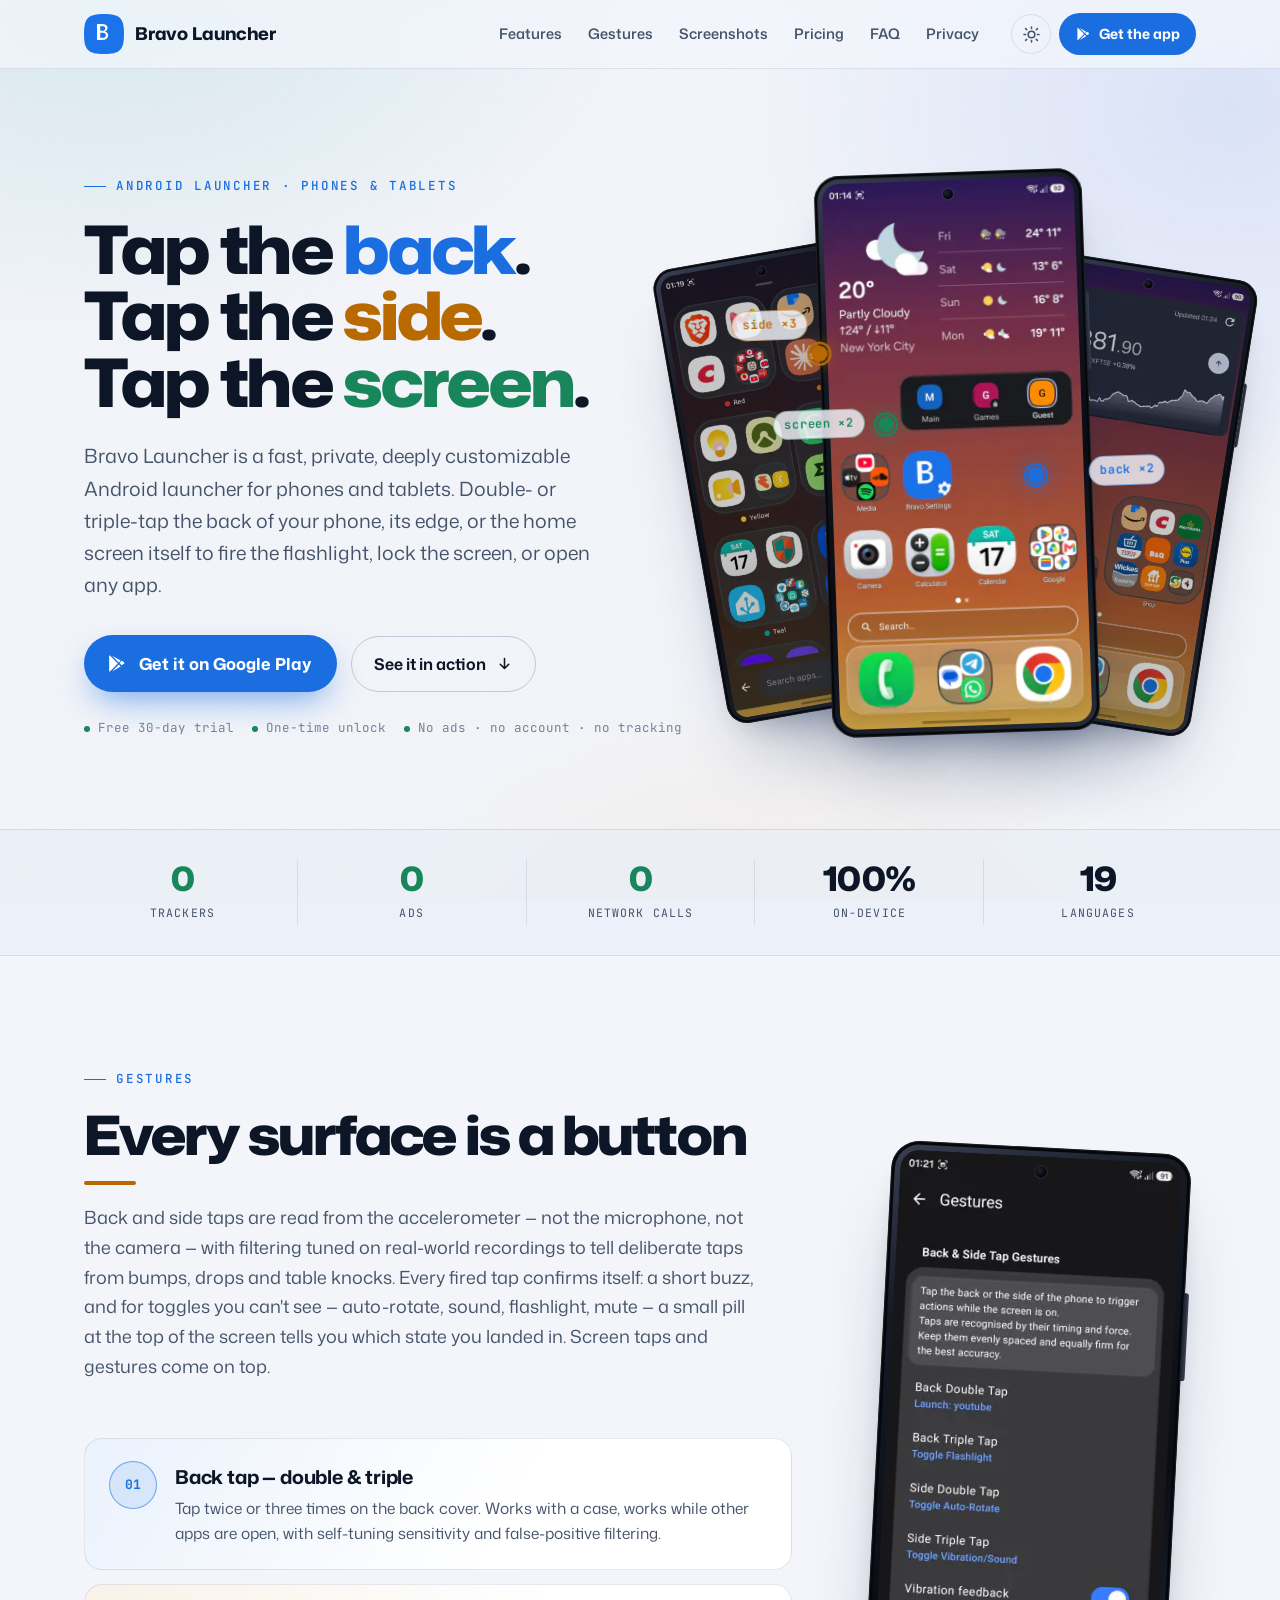
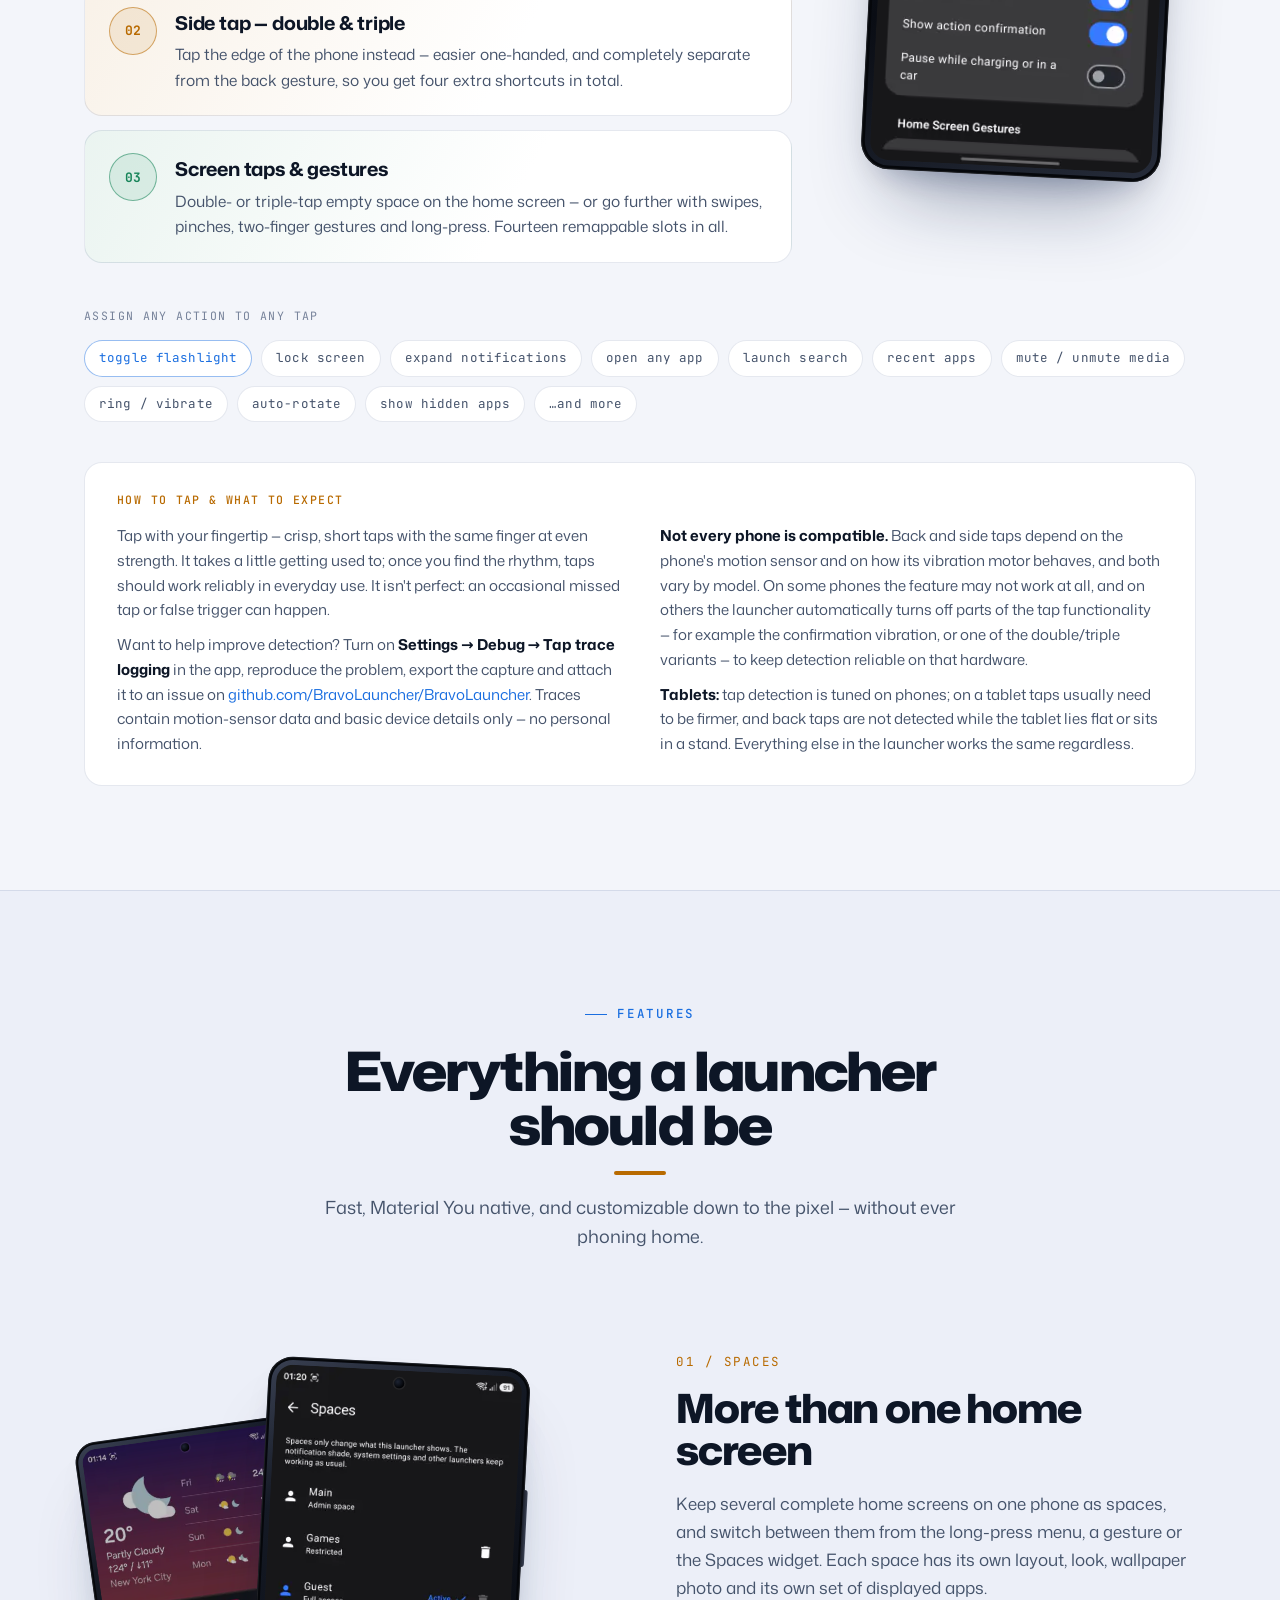
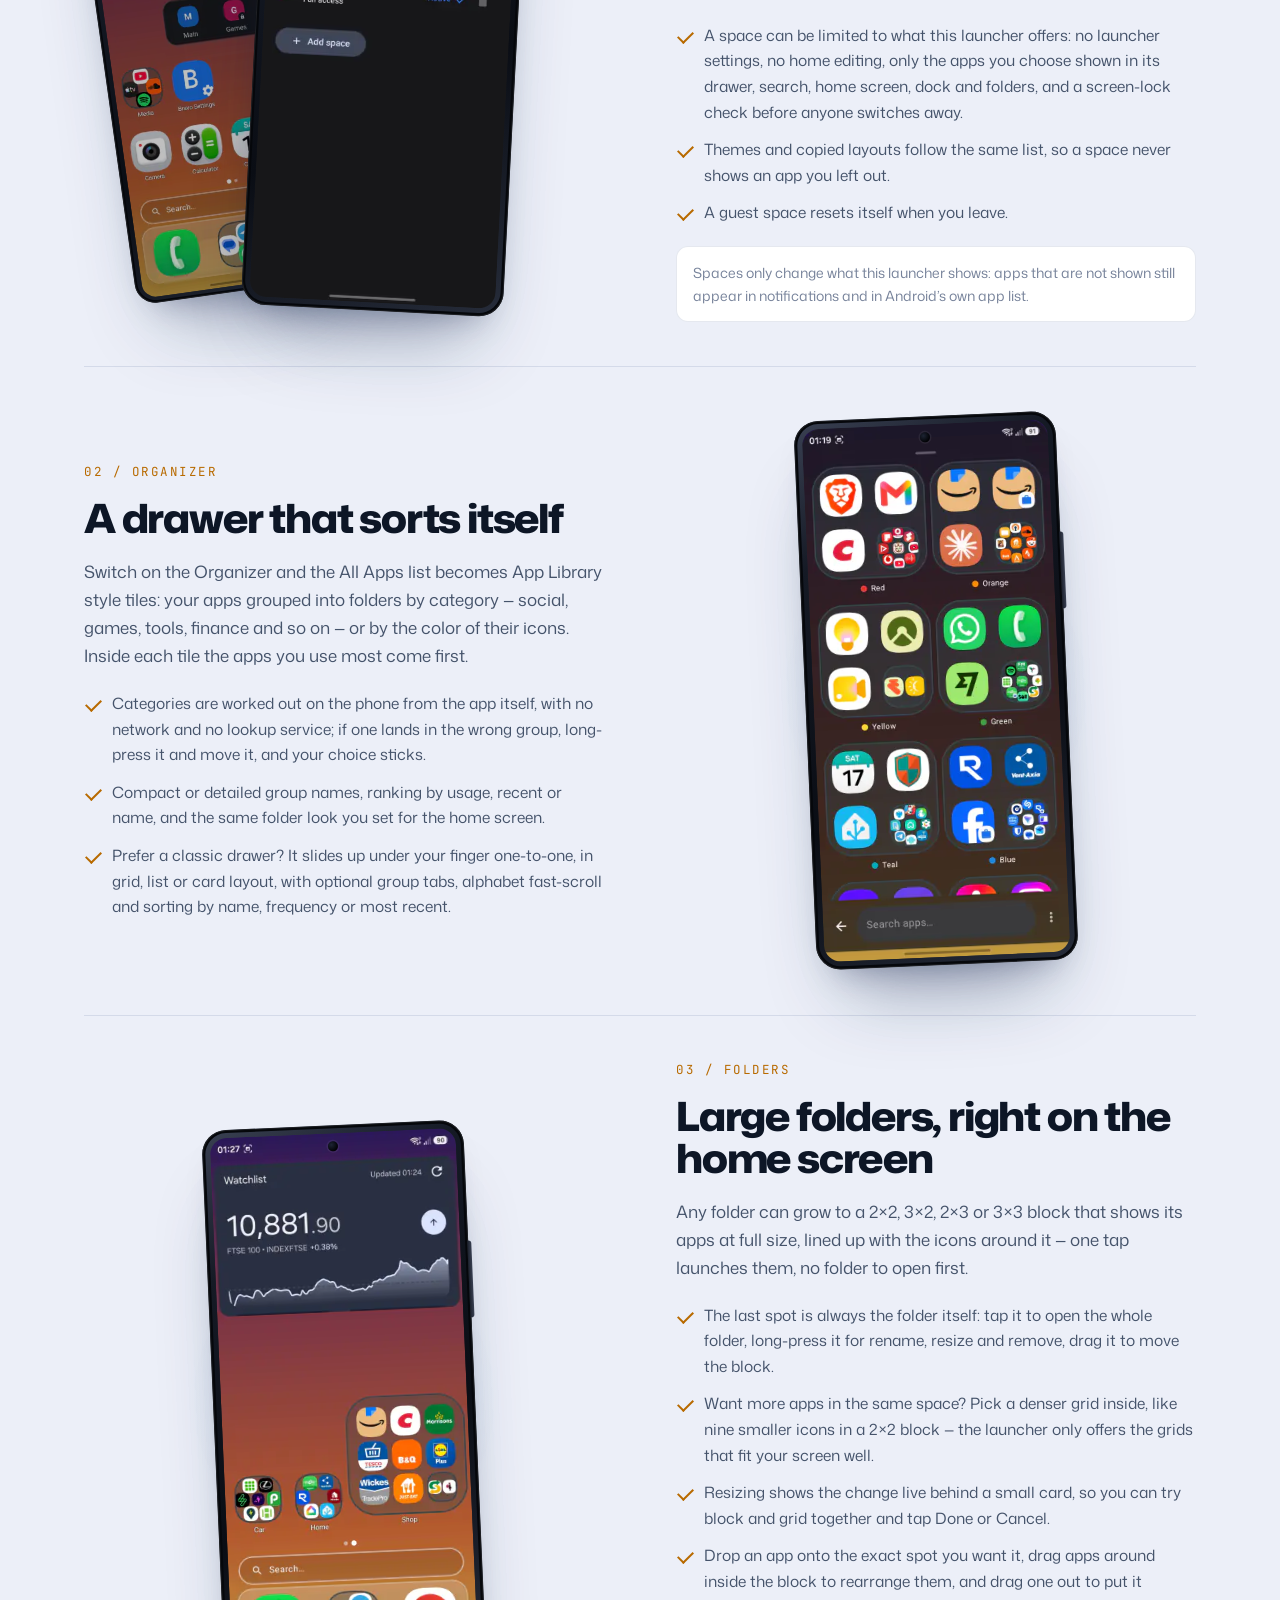
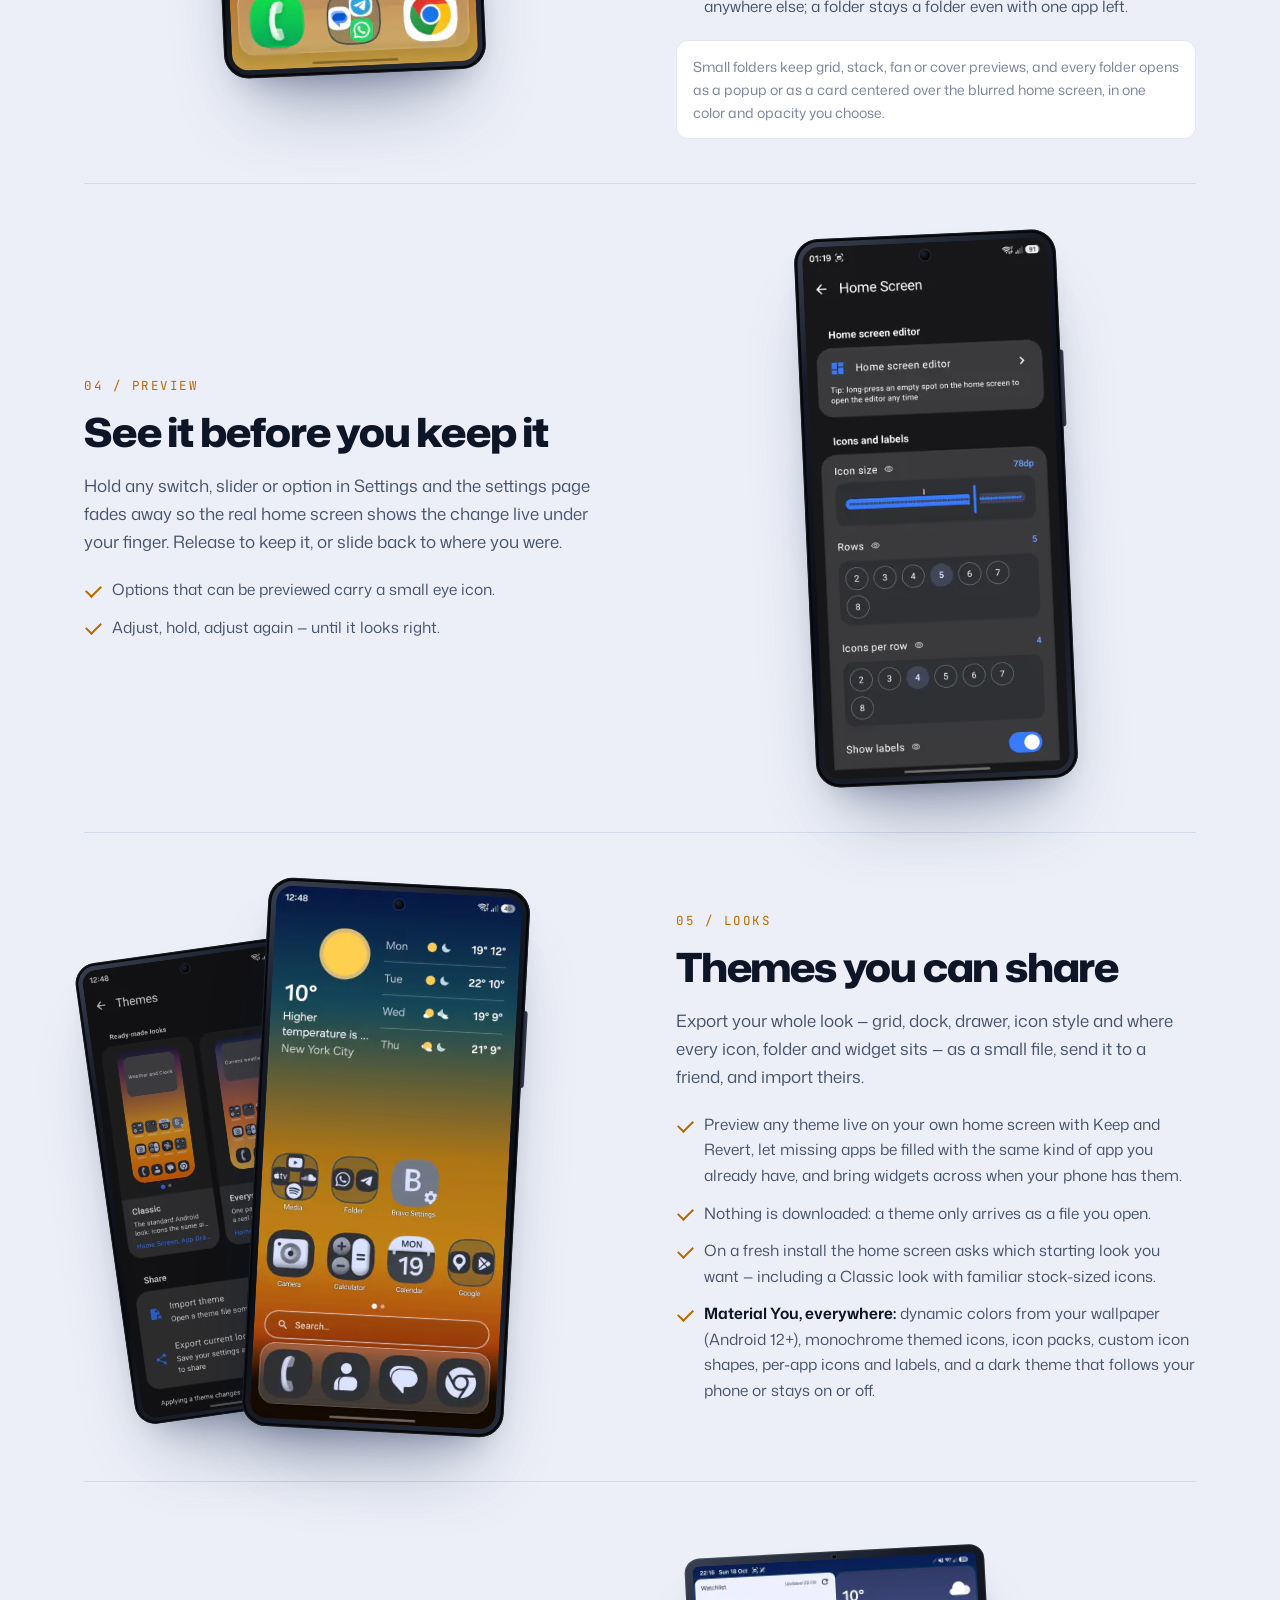
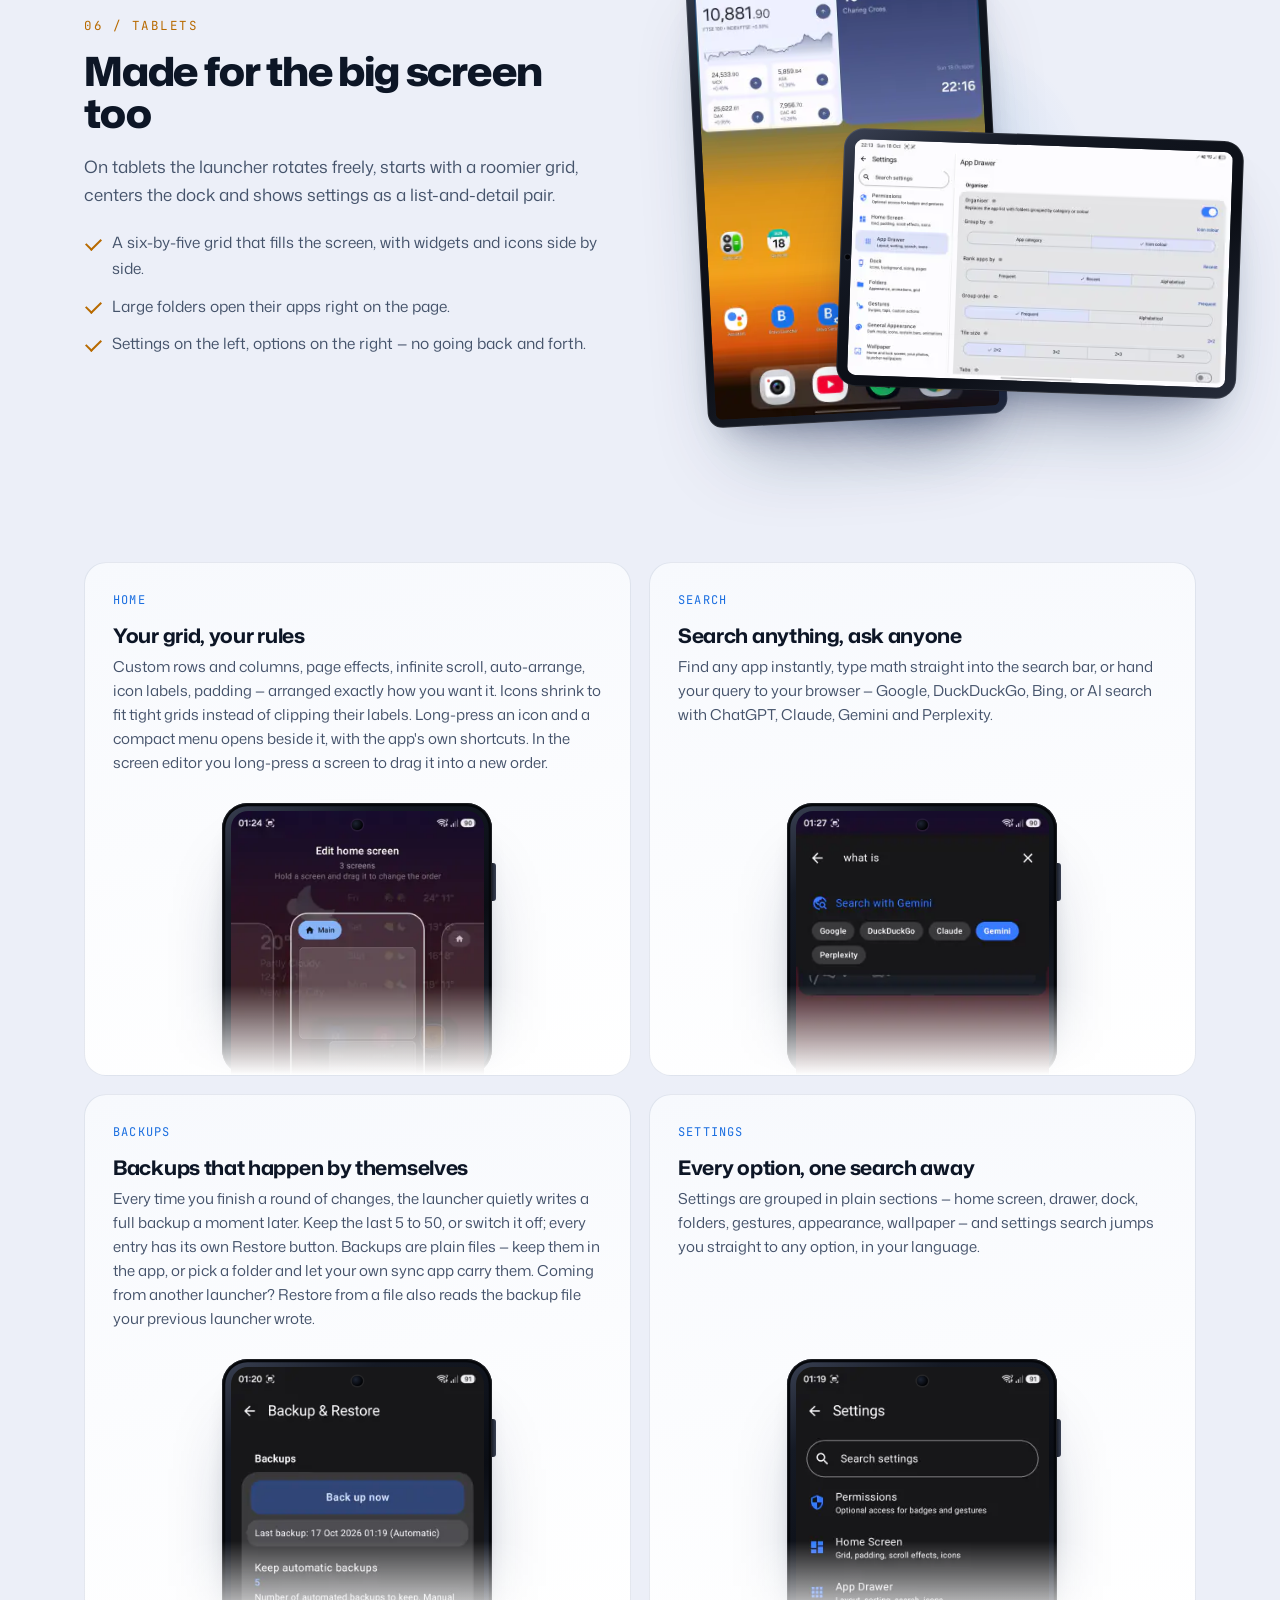
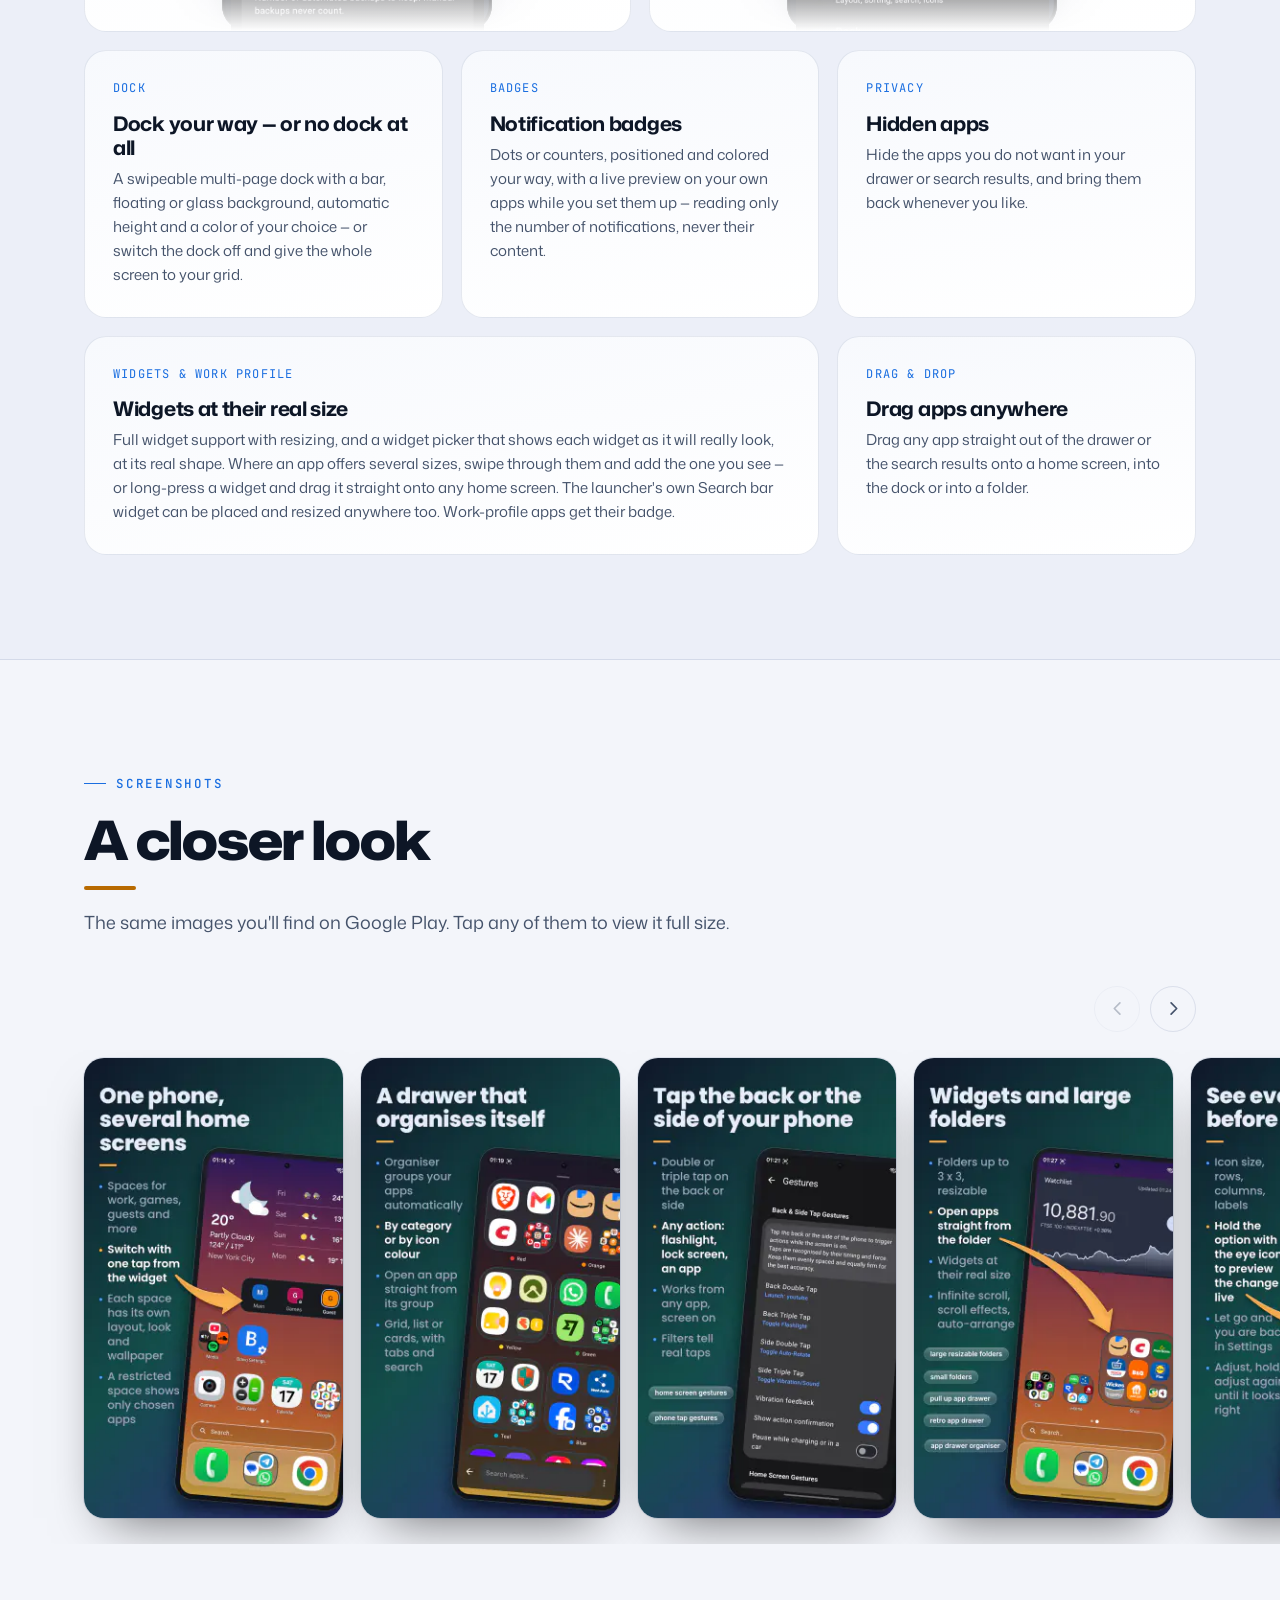
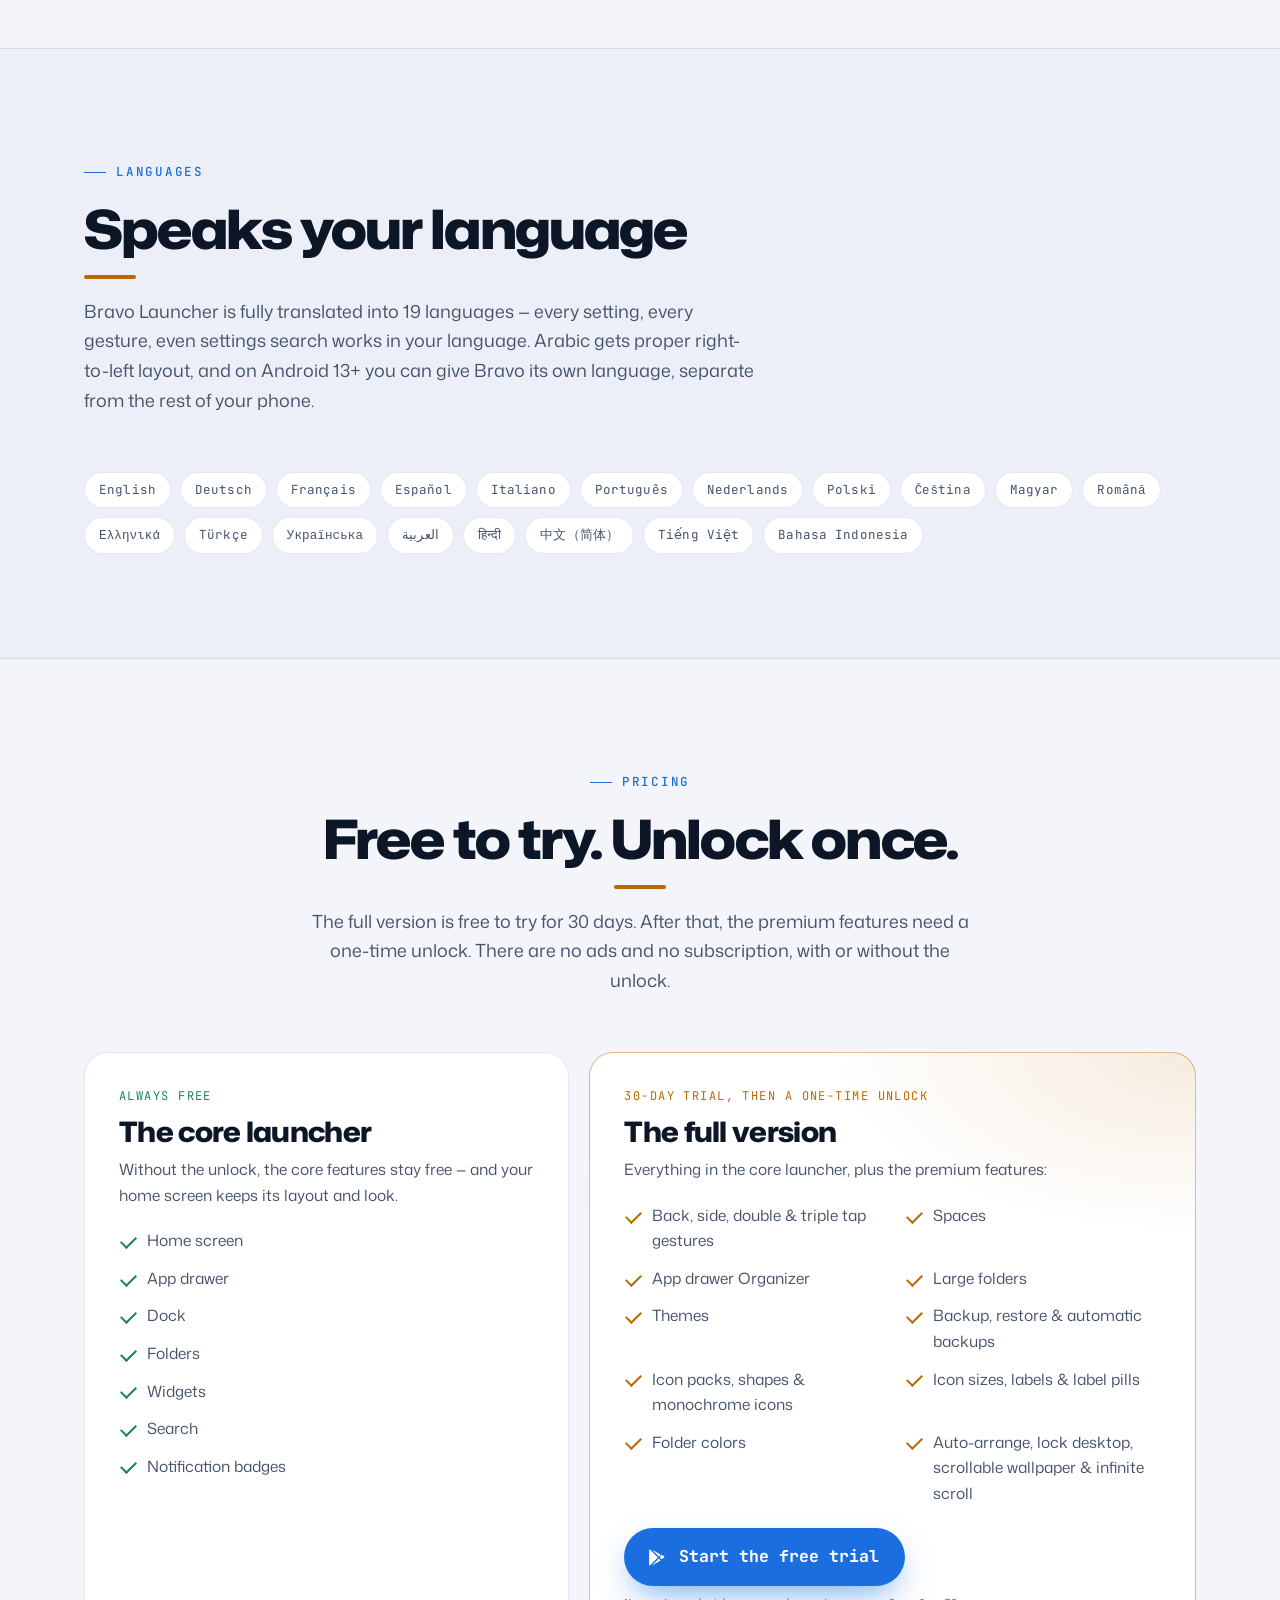
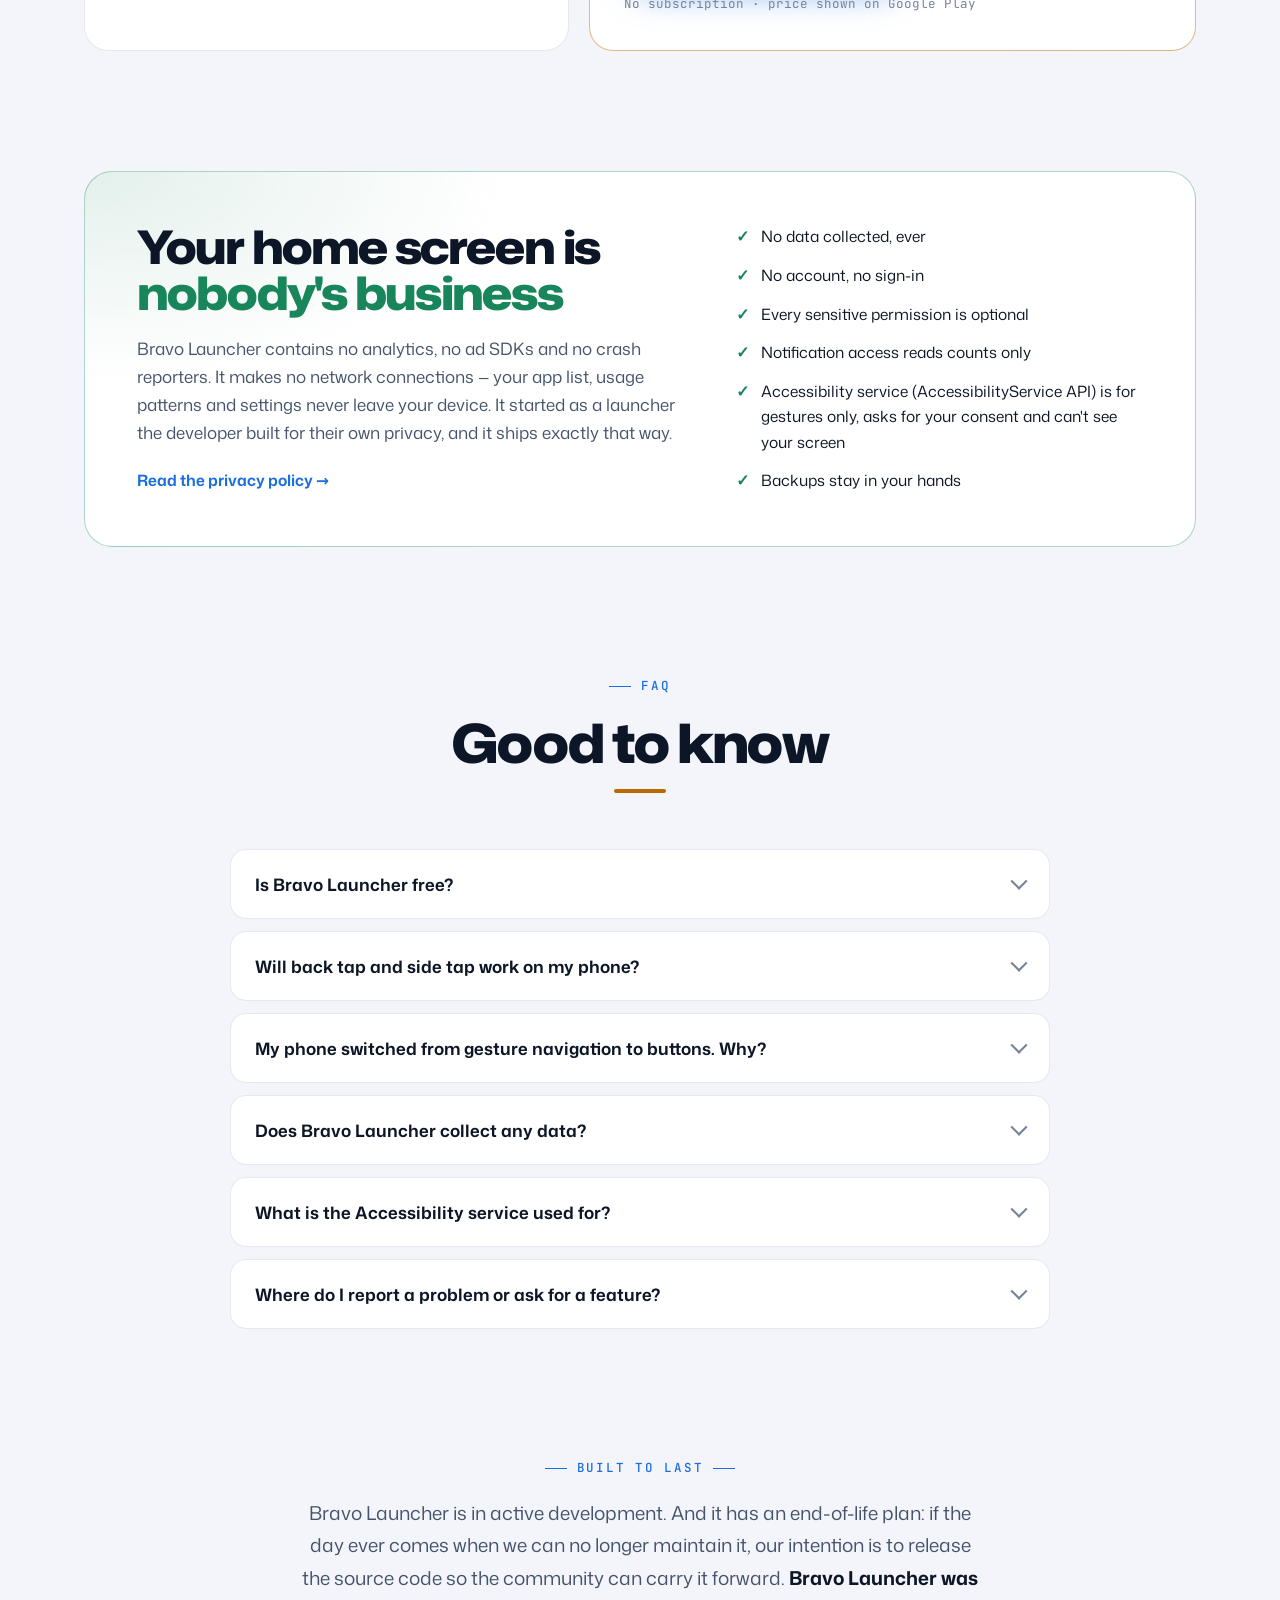
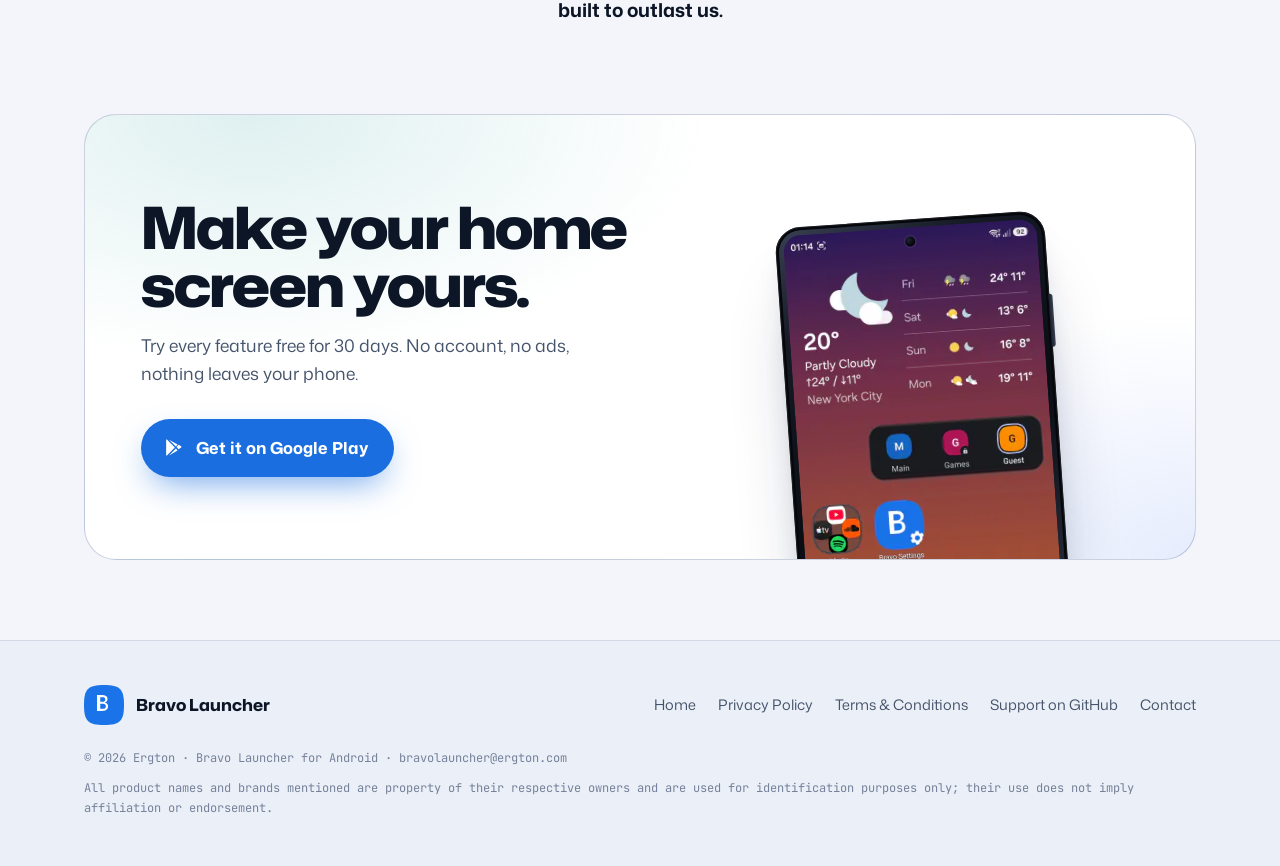
<file: index.html>
<!DOCTYPE html>
<html lang="en">
<head>
<meta charset="utf-8">
<meta name="viewport" content="width=device-width, initial-scale=1">
<title>Bravo Launcher — tap the back of your phone to launch anything</title>
<meta name="description" content="Bravo Launcher is a fast, customizable Android launcher with back-tap and side-tap gestures, deep home screen customization, and zero tracking — everything stays on your phone or tablet. Available in 19 languages.">
<meta name="theme-color" content="#060a13" media="(prefers-color-scheme: dark)">
<meta name="theme-color" content="#f3f5fa" media="(prefers-color-scheme: light)">
<link rel="canonical" href="https://bravolauncher.github.io/website/">
<meta property="og:type" content="website">
<meta property="og:site_name" content="Bravo Launcher">
<meta property="og:title" content="Bravo Launcher — tap the back. Tap the side. Tap the screen.">
<meta property="og:description" content="A fast, private, deeply customizable Android launcher with back-tap and side-tap gestures. No ads, no account, no tracking.">
<meta property="og:url" content="https://bravolauncher.github.io/website/">
<meta property="og:image" content="https://bravolauncher.github.io/website/img/og-image.jpg">
<meta property="og:image:width" content="1024">
<meta property="og:image:height" content="500">
<meta name="twitter:card" content="summary_large_image">
<link rel="icon" href="data:image/svg+xml,%3Csvg xmlns='http://www.w3.org/2000/svg' viewBox='14 14 80 80'%3E%3Cpath fill='%231A73E8' d='M54,14C22,14,14,22,14,54C14,86,22,94,54,94C86,94,94,86,94,54C94,22,86,14,54,14Z'/%3E%3Cpath fill='%23fff' d='M40,34h10c3.3,0 6,0.7 8,2.1c2,1.4 3,3.4 3,6c0,1.8 -0.5,3.3 -1.5,4.4c-1,1.1 -2.3,1.9 -3.9,2.3v0.2c2,0.3 3.6,1.2 4.8,2.5c1.2,1.4 1.8,3.1 1.8,5.2c0,2.9 -1.1,5.2 -3.2,6.8c-2.2,1.6 -5.1,2.4 -8.8,2.4H40V34zM46.5,47.5h4.2c1.9,0 3.3,-0.4 4.3,-1.2c1,-0.8 1.5,-2 1.5,-3.5c0,-1.4 -0.5,-2.4 -1.4,-3.1c-0.9,-0.7 -2.3,-1 -4.2,-1H46.5V47.5zM46.5,52.2v9.5h5c2,0 3.5,-0.5 4.6,-1.4c1.1,-0.9 1.6,-2.3 1.6,-4c0,-1.5 -0.5,-2.7 -1.5,-3.5c-1,-0.8 -2.5,-1.2 -4.5,-1.2H46.5z'/%3E%3C/svg%3E">
<link rel="apple-touch-icon" href="apple-touch-icon.png">
<link rel="preload" href="fonts/mona-sans-latin-wdth-normal.woff2" as="font" type="font/woff2" crossorigin>
<link rel="stylesheet" href="styles.css">
<script>try{var t=localStorage.getItem("theme");if(t==="light"||t==="dark")document.documentElement.dataset.theme=t}catch(e){}document.documentElement.classList.add("js")</script>
<script src="site.js" defer></script>
</head>
<body>

<a class="skip-link" href="#main">Skip to content</a>

<header class="site-header">
  <div class="wrap">
    <a class="brand" href="index.html">
      <svg viewBox="14 14 80 80" aria-hidden="true"><path fill="#1A73E8" d="M54,14C22,14,14,22,14,54C14,86,22,94,54,94C86,94,94,86,94,54C94,22,86,14,54,14Z"/><path fill="#fff" d="M40,34h10c3.3,0 6,0.7 8,2.1c2,1.4 3,3.4 3,6c0,1.8 -0.5,3.3 -1.5,4.4c-1,1.1 -2.3,1.9 -3.9,2.3v0.2c2,0.3 3.6,1.2 4.8,2.5c1.2,1.4 1.8,3.1 1.8,5.2c0,2.9 -1.1,5.2 -3.2,6.8c-2.2,1.6 -5.1,2.4 -8.8,2.4H40V34zM46.5,47.5h4.2c1.9,0 3.3,-0.4 4.3,-1.2c1,-0.8 1.5,-2 1.5,-3.5c0,-1.4 -0.5,-2.4 -1.4,-3.1c-0.9,-0.7 -2.3,-1 -4.2,-1H46.5V47.5zM46.5,52.2v9.5h5c2,0 3.5,-0.5 4.6,-1.4c1.1,-0.9 1.6,-2.3 1.6,-4c0,-1.5 -0.5,-2.7 -1.5,-3.5c-1,-0.8 -2.5,-1.2 -4.5,-1.2H46.5z"/></svg>
      <span>Bravo Launcher</span>
    </a>
    <nav class="site-nav" id="site-nav" aria-label="Main">
      <a href="index.html#features">Features</a>
      <a href="index.html#gestures">Gestures</a>
      <a href="index.html#screenshots">Screenshots</a>
      <a href="index.html#pricing">Pricing</a>
      <a href="index.html#faq">FAQ</a>
      <a href="privacy.html">Privacy</a>
    </nav>
    <div class="header-actions">
      <button class="icon-btn theme-toggle" type="button" aria-label="Switch light or dark theme">
        <svg class="i-moon" viewBox="0 0 24 24" fill="none" stroke="currentColor" stroke-width="2" stroke-linecap="round" stroke-linejoin="round" aria-hidden="true"><path d="M20.5 14.2A8.5 8.5 0 0 1 9.8 3.5a8.5 8.5 0 1 0 10.7 10.7z"/></svg>
        <svg class="i-sun" viewBox="0 0 24 24" fill="none" stroke="currentColor" stroke-width="2" stroke-linecap="round" aria-hidden="true"><circle cx="12" cy="12" r="4.2"/><path d="M12 2.5v2M12 19.5v2M4.6 4.6l1.4 1.4M18 18l1.4 1.4M2.5 12h2M19.5 12h2M4.6 19.4 6 18M18 6l1.4-1.4"/></svg>
      </button>
      <a class="header-cta" href="https://play.google.com/store/apps/details?id=com.ergton.bravolauncher">
        <svg viewBox="0 0 24 24" fill="currentColor" aria-hidden="true"><path d="M4.2 2.6c-.4.2-.6.7-.6 1.2v16.4c0 .5.2 1 .6 1.2l9.3-9.4-9.3-9.4zm10.5 8.2L6.9 3l9.8 5.6-2 2.2zm3.1 3.1 2.6-1.5c.8-.5.8-1.6 0-2.1l-2.6-1.5-2.3 2.6 2.3 2.5zM6.9 21l7.8-7.8 2 2.2L6.9 21z"/></svg>
        Get the app
      </a>
      <button class="icon-btn menu-btn" type="button" aria-label="Menu" aria-expanded="false" aria-controls="site-nav">
        <svg viewBox="0 0 24 24" fill="none" stroke="currentColor" stroke-width="2" stroke-linecap="round" aria-hidden="true"><path d="M4 7h16M4 12h16M4 17h16"/></svg>
      </button>
    </div>
  </div>
</header>

<main id="main">

  <!-- ============ hero ============ -->
  <section class="hero">
    <div class="wrap">
      <div class="hero-copy">
        <span class="eyebrow">Android launcher · phones &amp; tablets</span>
        <h1 class="display">Tap the <span class="c-back">back</span>.<br>Tap the <span class="c-side">side</span>.<br>Tap the <span class="c-screen">screen</span>.</h1>
        <p class="lede">Bravo Launcher is a fast, private, deeply customizable Android launcher for phones and tablets. Double- or triple-tap the back of your phone, its edge, or the home screen itself to fire the flashlight, lock the screen, or open any app.</p>
        <div class="cta-row">
          <a class="btn-play" href="https://play.google.com/store/apps/details?id=com.ergton.bravolauncher">
            <svg viewBox="0 0 24 24" fill="currentColor" aria-hidden="true"><path d="M4.2 2.6c-.4.2-.6.7-.6 1.2v16.4c0 .5.2 1 .6 1.2l9.3-9.4-9.3-9.4zm10.5 8.2L6.9 3l9.8 5.6-2 2.2zm3.1 3.1 2.6-1.5c.8-.5.8-1.6 0-2.1l-2.6-1.5-2.3 2.6 2.3 2.5zM6.9 21l7.8-7.8 2 2.2L6.9 21z"/></svg>
            Get it on Google Play
          </a>
          <a class="btn-ghost" href="#screenshots">
            See it in action
            <svg viewBox="0 0 24 24" fill="none" stroke="currentColor" stroke-width="2.2" stroke-linecap="round" stroke-linejoin="round" aria-hidden="true"><path d="M12 5v14M6 13l6 6 6-6"/></svg>
          </a>
        </div>
        <ul class="cta-meta">
          <li>Free 30-day trial</li>
          <li>One-time unlock</li>
          <li>No ads · no account · no tracking</li>
        </ul>
      </div>

      <div class="stage">
        <div class="device d-left">
          <img src="img/shots/organizer-300.webp" srcset="img/shots/organizer-300.webp 1x, img/shots/organizer-600.webp 2x" width="300" height="650" alt="App drawer Organizer grouping apps into tiles by icon color">
        </div>
        <div class="device d-right">
          <img src="img/shots/widgets-folders-300.webp" srcset="img/shots/widgets-folders-300.webp 1x, img/shots/widgets-folders-600.webp 2x" width="300" height="650" alt="Home screen with a stock widget and a large folder of shopping apps">
        </div>
        <div class="device d-front">
          <img src="img/shots/home-300.webp" srcset="img/shots/home-300.webp 1x, img/shots/home-600.webp 2x" width="300" height="650" alt="Bravo Launcher home screen with a weather widget, the Spaces widget, app icons and the dock" fetchpriority="high">
          <span class="tap t-screen" aria-hidden="true"></span>
          <span class="tap-label t-screen" aria-hidden="true">screen ×2</span>
          <span class="tap t-side" aria-hidden="true"></span>
          <span class="tap-label t-side" aria-hidden="true">side ×3</span>
          <span class="tap t-back" aria-hidden="true"></span>
          <span class="tap-label t-back" aria-hidden="true">back ×2</span>
        </div>
      </div>
    </div>
  </section>

  <section class="proof" aria-label="At a glance">
    <div class="wrap">
      <div><b class="good">0</b><span>trackers</span></div>
      <div><b class="good">0</b><span>ads</span></div>
      <div><b class="good">0</b><span>network calls</span></div>
      <div><b>100%</b><span>on-device</span></div>
      <div><b>19</b><span>languages</span></div>
    </div>
  </section>

  <!-- ============ gestures ============ -->
  <section class="section" id="gestures">
    <div class="wrap">
      <div class="gesture-layout">
        <div>
          <div class="section-head" data-reveal>
            <span class="eyebrow">Gestures</span>
            <h2 class="display">Every surface is a button</h2>
            <p>Back and side taps are read from the accelerometer — not the microphone, not the camera — with filtering tuned on real-world recordings to tell deliberate taps from bumps, drops and table knocks. Every fired tap confirms itself: a short buzz, and for toggles you can't see — auto-rotate, sound, flashlight, mute — a small pill at the top of the screen tells you which state you landed in. Screen taps and gestures come on top.</p>
          </div>
          <div class="gesture-list">
            <div class="gesture-card" data-reveal>
              <span class="ring" aria-hidden="true">01</span>
              <div>
                <h3>Back tap — double &amp; triple</h3>
                <p>Tap twice or three times on the back cover. Works with a case, works while other apps are open, with self-tuning sensitivity and false-positive filtering.</p>
              </div>
            </div>
            <div class="gesture-card side" data-reveal>
              <span class="ring" aria-hidden="true">02</span>
              <div>
                <h3>Side tap — double &amp; triple</h3>
                <p>Tap the edge of the phone instead — easier one-handed, and completely separate from the back gesture, so you get four extra shortcuts in total.</p>
              </div>
            </div>
            <div class="gesture-card screen" data-reveal>
              <span class="ring" aria-hidden="true">03</span>
              <div>
                <h3>Screen taps &amp; gestures</h3>
                <p>Double- or triple-tap empty space on the home screen — or go further with swipes, pinches, two-finger gestures and long-press. Fourteen remappable slots in all.</p>
              </div>
            </div>
          </div>
        </div>
        <div class="gesture-media" data-reveal>
          <div class="device">
            <img src="img/shots/gestures-300.webp" srcset="img/shots/gestures-300.webp 1x, img/shots/gestures-600.webp 2x" width="300" height="650" loading="lazy" alt="Gestures settings: back double tap launches an app, back triple tap toggles the flashlight, side taps toggle auto-rotate and sound">
          </div>
        </div>
      </div>

      <p class="chips-label">Assign any action to any tap</p>
      <div class="chip-row">
        <span class="chip on">toggle flashlight</span>
        <span class="chip">lock screen</span>
        <span class="chip">expand notifications</span>
        <span class="chip">open any app</span>
        <span class="chip">launch search</span>
        <span class="chip">recent apps</span>
        <span class="chip">mute / unmute media</span>
        <span class="chip">ring / vibrate</span>
        <span class="chip">auto-rotate</span>
        <span class="chip">show hidden apps</span>
        <span class="chip">…and more</span>
      </div>

      <div class="gesture-note" id="tap-notes" data-reveal>
        <h3>How to tap &amp; what to expect</h3>
        <div>
          <p>Tap with your fingertip — crisp, short taps with the same finger at even strength. It takes a little getting used to; once you find the rhythm, taps should work reliably in everyday use. It isn't perfect: an occasional missed tap or false trigger can happen.</p>
          <p>Want to help improve detection? Turn on <strong>Settings&nbsp;→&nbsp;Debug&nbsp;→&nbsp;Tap trace logging</strong> in the app, reproduce the problem, export the capture and attach it to an issue on <a href="https://github.com/BravoLauncher/BravoLauncher">github.com/BravoLauncher/BravoLauncher</a>. Traces contain motion-sensor data and basic device details only — no personal information.</p>
        </div>
        <div>
          <p><strong>Not every phone is compatible.</strong> Back and side taps depend on the phone's motion sensor and on how its vibration motor behaves, and both vary by model. On some phones the feature may not work at all, and on others the launcher automatically turns off parts of the tap functionality — for example the confirmation vibration, or one of the double/triple variants — to keep detection reliable on that hardware.</p>
          <p><strong>Tablets:</strong> tap detection is tuned on phones; on a tablet taps usually need to be firmer, and back taps are not detected while the tablet lies flat or sits in a stand. Everything else in the launcher works the same regardless.</p>
        </div>
      </div>
    </div>
  </section>

  <!-- ============ features ============ -->
  <section class="section band" id="features">
    <div class="wrap">
      <div class="section-head center" data-reveal>
        <span class="eyebrow">Features</span>
        <h2 class="display">Everything a launcher should be</h2>
        <p>Fast, Material You native, and customizable down to the pixel — without ever phoning home.</p>
      </div>

      <article class="show" data-reveal>
        <div class="show-media">
          <div class="device back">
            <img src="img/shots/home-300.webp" srcset="img/shots/home-300.webp 1x, img/shots/home-600.webp 2x" width="300" height="650" loading="lazy" alt="">
          </div>
          <div class="device front">
            <img src="img/shots/spaces-300.webp" srcset="img/shots/spaces-300.webp 1x, img/shots/spaces-600.webp 2x" width="300" height="650" loading="lazy" alt="Spaces screen listing three spaces: Main with admin space, Games restricted, and Guest with full access">
          </div>
        </div>
        <div class="show-copy">
          <span class="num">01 / spaces</span>
          <h3>More than one home screen</h3>
          <p>Keep several complete home screens on one phone as spaces, and switch between them from the long-press menu, a gesture or the Spaces widget. Each space has its own layout, look, wallpaper photo and its own set of displayed apps.</p>
          <ul class="ticks">
            <li>A space can be limited to what this launcher offers: no launcher settings, no home editing, only the apps you choose shown in its drawer, search, home screen, dock and folders, and a screen-lock check before anyone switches away.</li>
            <li>Themes and copied layouts follow the same list, so a space never shows an app you left out.</li>
            <li>A guest space resets itself when you leave.</li>
          </ul>
          <p class="aside">Spaces only change what this launcher shows: apps that are not shown still appear in notifications and in Android’s own app list.</p>
        </div>
      </article>

      <article class="show flip" data-reveal>
        <div class="show-media">
          <div class="device solo">
            <img src="img/shots/organizer-300.webp" srcset="img/shots/organizer-300.webp 1x, img/shots/organizer-600.webp 2x" width="300" height="650" loading="lazy" alt="App drawer Organizer with tiles grouped by icon color: red, orange, yellow, green, teal and blue">
          </div>
        </div>
        <div class="show-copy">
          <span class="num">02 / organizer</span>
          <h3>A drawer that sorts itself</h3>
          <p>Switch on the Organizer and the All Apps list becomes App Library style tiles: your apps grouped into folders by category — social, games, tools, finance and so on — or by the color of their icons. Inside each tile the apps you use most come first.</p>
          <ul class="ticks">
            <li>Categories are worked out on the phone from the app itself, with no network and no lookup service; if one lands in the wrong group, long-press it and move it, and your choice sticks.</li>
            <li>Compact or detailed group names, ranking by usage, recent or name, and the same folder look you set for the home screen.</li>
            <li>Prefer a classic drawer? It slides up under your finger one-to-one, in grid, list or card layout, with optional group tabs, alphabet fast-scroll and sorting by name, frequency or most recent.</li>
          </ul>
        </div>
      </article>

      <article class="show" data-reveal>
        <div class="show-media">
          <div class="device solo">
            <img src="img/shots/widgets-folders-300.webp" srcset="img/shots/widgets-folders-300.webp 1x, img/shots/widgets-folders-600.webp 2x" width="300" height="650" loading="lazy" alt="Home screen with a stock-market widget and a 3×3 large folder showing shopping apps at full size">
          </div>
        </div>
        <div class="show-copy">
          <span class="num">03 / folders</span>
          <h3>Large folders, right on the home screen</h3>
          <p>Any folder can grow to a 2×2, 3×2, 2×3 or 3×3 block that shows its apps at full size, lined up with the icons around it — one tap launches them, no folder to open first.</p>
          <ul class="ticks">
            <li>The last spot is always the folder itself: tap it to open the whole folder, long-press it for rename, resize and remove, drag it to move the block.</li>
            <li>Want more apps in the same space? Pick a denser grid inside, like nine smaller icons in a 2×2 block — the launcher only offers the grids that fit your screen well.</li>
            <li>Resizing shows the change live behind a small card, so you can try block and grid together and tap Done or Cancel.</li>
            <li>Drop an app onto the exact spot you want it, drag apps around inside the block to rearrange them, and drag one out to put it anywhere else; a folder stays a folder even with one app left.</li>
          </ul>
          <p class="aside">Small folders keep grid, stack, fan or cover previews, and every folder opens as a popup or as a card centered over the blurred home screen, in one color and opacity you choose.</p>
        </div>
      </article>

      <article class="show flip" data-reveal>
        <div class="show-media">
          <div class="device solo">
            <img src="img/shots/preview-300.webp" srcset="img/shots/preview-300.webp 1x, img/shots/preview-600.webp 2x" width="300" height="650" loading="lazy" alt="Home Screen settings with icon size, rows and icons per row, each with an eye icon for live preview">
          </div>
        </div>
        <div class="show-copy">
          <span class="num">04 / preview</span>
          <h3>See it before you keep it</h3>
          <p>Hold any switch, slider or option in Settings and the settings page fades away so the real home screen shows the change live under your finger. Release to keep it, or slide back to where you were.</p>
          <ul class="ticks">
            <li>Options that can be previewed carry a small eye icon.</li>
            <li>Adjust, hold, adjust again — until it looks right.</li>
          </ul>
        </div>
      </article>

      <article class="show" data-reveal>
        <div class="show-media">
          <div class="device back">
            <img src="img/shots/themes-300.webp" srcset="img/shots/themes-300.webp 1x, img/shots/themes-600.webp 2x" width="300" height="650" loading="lazy" alt="">
          </div>
          <div class="device front">
            <img src="img/shots/monochrome-300.webp" srcset="img/shots/monochrome-300.webp 1x, img/shots/monochrome-600.webp 2x" width="300" height="650" loading="lazy" alt="Home screen with monochrome themed icons over a sunset wallpaper">
          </div>
        </div>
        <div class="show-copy">
          <span class="num">05 / looks</span>
          <h3>Themes you can share</h3>
          <p>Export your whole look — grid, dock, drawer, icon style and where every icon, folder and widget sits — as a small file, send it to a friend, and import theirs.</p>
          <ul class="ticks">
            <li>Preview any theme live on your own home screen with Keep and Revert, let missing apps be filled with the same kind of app you already have, and bring widgets across when your phone has them.</li>
            <li>Nothing is downloaded: a theme only arrives as a file you open.</li>
            <li>On a fresh install the home screen asks which starting look you want — including a Classic look with familiar stock-sized icons.</li>
            <li><strong>Material You, everywhere:</strong> dynamic colors from your wallpaper (Android 12+), monochrome themed icons, icon packs, custom icon shapes, per-app icons and labels, and a dark theme that follows your phone or stays on or off.</li>
          </ul>
        </div>
      </article>

      <article class="show flip" data-reveal>
        <div class="show-media tablet-media">
          <div class="tablet portrait">
            <img src="img/shots/tablet-home-300.webp" srcset="img/shots/tablet-home-300.webp 1x, img/shots/tablet-home-600.webp 2x" width="300" height="480" loading="lazy" alt="Tablet home screen with widgets, a large folder and the dock">
          </div>
          <div class="tablet landscape">
            <img src="img/shots/tablet-drawer-settings-400.webp" srcset="img/shots/tablet-drawer-settings-400.webp 1x, img/shots/tablet-drawer-settings-800.webp 2x" width="400" height="250" loading="lazy" alt="Tablet settings shown as a list on the left and the App Drawer options on the right">
          </div>
        </div>
        <div class="show-copy">
          <span class="num">06 / tablets</span>
          <h3>Made for the big screen too</h3>
          <p>On tablets the launcher rotates freely, starts with a roomier grid, centers the dock and shows settings as a list-and-detail pair.</p>
          <ul class="ticks">
            <li>A six-by-five grid that fills the screen, with widgets and icons side by side.</li>
            <li>Large folders open their apps right on the page.</li>
            <li>Settings on the left, options on the right — no going back and forth.</li>
          </ul>
        </div>
      </article>

      <div class="bento">
        <div class="tile wide" data-reveal>
          <span class="glyph">home</span>
          <h3>Your grid, your rules</h3>
          <p>Custom rows and columns, page effects, infinite scroll, auto-arrange, icon labels, padding — arranged exactly how you want it. Icons shrink to fit tight grids instead of clipping their labels. Long-press an icon and a compact menu opens beside it, with the app's own shortcuts. In the screen editor you long-press a screen to drag it into a new order.</p>
          <div class="peek"><div class="device"><img src="img/shots/editor-300.webp" srcset="img/shots/editor-300.webp 1x, img/shots/editor-600.webp 2x" width="300" height="650" loading="lazy" alt="Edit home screen mode showing three screens to reorder, with Wallpaper, Widgets, Spaces and Settings buttons"></div></div>
        </div>
        <div class="tile wide" data-reveal>
          <span class="glyph">search</span>
          <h3>Search anything, ask anyone</h3>
          <p>Find any app instantly, type math straight into the search bar, or hand your query to your browser — Google, DuckDuckGo, Bing, or AI search with ChatGPT, Claude, Gemini and Perplexity.</p>
          <div class="peek"><div class="device"><img src="img/shots/search-300.webp" srcset="img/shots/search-300.webp 1x, img/shots/search-600.webp 2x" width="300" height="650" loading="lazy" alt="Search screen offering to search the web with Google, DuckDuckGo, Claude, Gemini or Perplexity"></div></div>
        </div>
        <div class="tile wide" data-reveal>
          <span class="glyph">backups</span>
          <h3>Backups that happen by themselves</h3>
          <p>Every time you finish a round of changes, the launcher quietly writes a full backup a moment later. Keep the last 5 to 50, or switch it off; every entry has its own Restore button. Backups are plain files — keep them in the app, or pick a folder and let your own sync app carry them. Coming from another launcher? Restore from a file also reads the backup file your previous launcher wrote.</p>
          <div class="peek"><div class="device"><img src="img/shots/backups-300.webp" srcset="img/shots/backups-300.webp 1x, img/shots/backups-600.webp 2x" width="300" height="650" loading="lazy" alt="Backup and Restore screen with automatic backups, each with its own Restore button"></div></div>
        </div>
        <div class="tile wide" data-reveal>
          <span class="glyph">settings</span>
          <h3>Every option, one search away</h3>
          <p>Settings are grouped in plain sections — home screen, drawer, dock, folders, gestures, appearance, wallpaper — and settings search jumps you straight to any option, in your language.</p>
          <div class="peek"><div class="device"><img src="img/shots/settings-300.webp" srcset="img/shots/settings-300.webp 1x, img/shots/settings-600.webp 2x" width="300" height="650" loading="lazy" alt="Settings list with a search field and sections for permissions, home screen, app drawer, dock, folders, gestures, appearance, wallpaper and search"></div></div>
        </div>
        <div class="tile" data-reveal>
          <span class="glyph">dock</span>
          <h3>Dock your way — or no dock at all</h3>
          <p>A swipeable multi-page dock with a bar, floating or glass background, automatic height and a color of your choice — or switch the dock off and give the whole screen to your grid.</p>
        </div>
        <div class="tile" data-reveal>
          <span class="glyph">badges</span>
          <h3>Notification badges</h3>
          <p>Dots or counters, positioned and colored your way, with a live preview on your own apps while you set them up — reading only the number of notifications, never their content.</p>
        </div>
        <div class="tile" data-reveal>
          <span class="glyph">privacy</span>
          <h3>Hidden apps</h3>
          <p>Hide the apps you do not want in your drawer or search results, and bring them back whenever you like.</p>
        </div>
        <div class="tile span4" data-reveal>
          <span class="glyph">widgets &amp; work profile</span>
          <h3>Widgets at their real size</h3>
          <p>Full widget support with resizing, and a widget picker that shows each widget as it will really look, at its real shape. Where an app offers several sizes, swipe through them and add the one you see — or long-press a widget and drag it straight onto any home screen. The launcher's own Search bar widget can be placed and resized anywhere too. Work-profile apps get their badge.</p>
        </div>
        <div class="tile" data-reveal>
          <span class="glyph">drag &amp; drop</span>
          <h3>Drag apps anywhere</h3>
          <p>Drag any app straight out of the drawer or the search results onto a home screen, into the dock or into a folder.</p>
        </div>
      </div>
    </div>
  </section>

  <!-- ============ screenshots ============ -->
  <section class="section" id="screenshots">
    <div class="wrap">
      <div class="section-head" data-reveal>
        <span class="eyebrow">Screenshots</span>
        <h2 class="display">A closer look</h2>
        <p>The same images you'll find on Google Play. Tap any of them to view it full size.</p>
      </div>
      <div class="gallery-controls">
        <button class="icon-btn g-prev" type="button" aria-label="Previous screenshots"><svg viewBox="0 0 24 24" fill="none" stroke="currentColor" stroke-width="2.2" stroke-linecap="round" stroke-linejoin="round" aria-hidden="true"><path d="M15 5l-7 7 7 7"/></svg></button>
        <button class="icon-btn g-next" type="button" aria-label="Next screenshots"><svg viewBox="0 0 24 24" fill="none" stroke="currentColor" stroke-width="2.2" stroke-linecap="round" stroke-linejoin="round" aria-hidden="true"><path d="M9 5l7 7-7 7"/></svg></button>
      </div>
    </div>
    <div class="gallery-shell">
      <ul class="gallery" aria-label="Screenshots">
        <li><button class="shot" type="button"><img src="img/play/spaces-270.webp" srcset="img/play/spaces-270.webp 1x, img/play/spaces-540.webp 2x" data-full="img/play/spaces-900.webp" width="270" height="480" loading="lazy" alt="One phone, several home screens — Spaces for work, games, guests and more"></button></li>
        <li><button class="shot" type="button"><img src="img/play/organizer-270.webp" srcset="img/play/organizer-270.webp 1x, img/play/organizer-540.webp 2x" data-full="img/play/organizer-900.webp" width="270" height="480" loading="lazy" alt="A drawer that organises itself — apps grouped by category or by icon colour"></button></li>
        <li><button class="shot" type="button"><img src="img/play/gestures-270.webp" srcset="img/play/gestures-270.webp 1x, img/play/gestures-540.webp 2x" data-full="img/play/gestures-900.webp" width="270" height="480" loading="lazy" alt="Tap the back or the side of your phone — any action: flashlight, lock screen, an app"></button></li>
        <li><button class="shot" type="button"><img src="img/play/widgets-folders-270.webp" srcset="img/play/widgets-folders-270.webp 1x, img/play/widgets-folders-540.webp 2x" data-full="img/play/widgets-folders-900.webp" width="270" height="480" loading="lazy" alt="Widgets and large folders — open apps straight from the folder"></button></li>
        <li><button class="shot" type="button"><img src="img/play/preview-270.webp" srcset="img/play/preview-270.webp 1x, img/play/preview-540.webp 2x" data-full="img/play/preview-900.webp" width="270" height="480" loading="lazy" alt="See every change before you commit — hold an option with the eye icon to preview it live"></button></li>
        <li><button class="shot" type="button"><img src="img/play/reorder-270.webp" srcset="img/play/reorder-270.webp 1x, img/play/reorder-540.webp 2x" data-full="img/play/reorder-900.webp" width="270" height="480" loading="lazy" alt="Rearrange the home screens — hold a screen and drag to reorder"></button></li>
        <li><button class="shot" type="button"><img src="img/play/wallpapers-270.webp" srcset="img/play/wallpapers-270.webp 1x, img/play/wallpapers-540.webp 2x" data-full="img/play/wallpapers-900.webp" width="270" height="480" loading="lazy" alt="Wallpapers and looks — ready-made colour wallpapers, themes and sharing"></button></li>
        <li><button class="shot" type="button"><img src="img/play/monochrome-270.webp" srcset="img/play/monochrome-270.webp 1x, img/play/monochrome-540.webp 2x" data-full="img/play/monochrome-900.webp" width="270" height="480" loading="lazy" alt="One colour, every icon — monochrome icons from your wallpaper or any colour you like"></button></li>
        <li><button class="shot" type="button" style="--ar: 16 / 10"><img src="img/play/tablet-740.webp" srcset="img/play/tablet-740.webp 1x, img/play/tablet-1200.webp 2x" data-full="img/play/tablet-1600.webp" width="740" height="463" loading="lazy" alt="Room to spread out — a six-by-five tablet grid with large folders and widgets"></button></li>
      </ul>
    </div>
  </section>

  <!-- ============ languages ============ -->
  <section class="section band" id="languages">
    <div class="wrap">
      <div class="section-head" data-reveal>
        <span class="eyebrow">Languages</span>
        <h2 class="display">Speaks your language</h2>
        <p>Bravo Launcher is fully translated into 19 languages — every setting, every gesture, even settings search works in your language. Arabic gets proper right-to-left layout, and on Android 13+ you can give Bravo its own language, separate from the rest of your phone.</p>
      </div>
      <div class="chip-row" data-reveal>
        <span class="chip" lang="en">English</span>
        <span class="chip" lang="de">Deutsch</span>
        <span class="chip" lang="fr">Français</span>
        <span class="chip" lang="es">Español</span>
        <span class="chip" lang="it">Italiano</span>
        <span class="chip" lang="pt">Português</span>
        <span class="chip" lang="nl">Nederlands</span>
        <span class="chip" lang="pl">Polski</span>
        <span class="chip" lang="cs">Čeština</span>
        <span class="chip" lang="hu">Magyar</span>
        <span class="chip" lang="ro">Română</span>
        <span class="chip" lang="el">Ελληνικά</span>
        <span class="chip" lang="tr">Türkçe</span>
        <span class="chip" lang="uk">Українська</span>
        <span class="chip" lang="ar" dir="rtl">العربية</span>
        <span class="chip" lang="hi">हिन्दी</span>
        <span class="chip" lang="zh-Hans">中文（简体）</span>
        <span class="chip" lang="vi">Tiếng Việt</span>
        <span class="chip" lang="id">Bahasa Indonesia</span>
      </div>
    </div>
  </section>

  <!-- ============ pricing ============ -->
  <section class="section" id="pricing">
    <div class="wrap">
      <div class="section-head center" data-reveal>
        <span class="eyebrow">Pricing</span>
        <h2 class="display">Free to try. Unlock once.</h2>
        <p>The full version is free to try for 30 days. After that, the premium features need a one-time unlock. There are no ads and no subscription, with or without the unlock.</p>
      </div>
      <div class="price-grid">
        <div class="price-card" data-reveal>
          <span class="tag">Always free</span>
          <h3>The core launcher</h3>
          <p>Without the unlock, the core features stay free — and your home screen keeps its layout and look.</p>
          <ul class="ticks">
            <li>Home screen</li>
            <li>App drawer</li>
            <li>Dock</li>
            <li>Folders</li>
            <li>Widgets</li>
            <li>Search</li>
            <li>Notification badges</li>
          </ul>
        </div>
        <div class="price-card hi" data-reveal>
          <span class="tag">30-day trial, then a one-time unlock</span>
          <h3>The full version</h3>
          <p>Everything in the core launcher, plus the premium features:</p>
          <ul class="ticks">
            <li>Back, side, double &amp; triple tap gestures</li>
            <li>Spaces</li>
            <li>App drawer Organizer</li>
            <li>Large folders</li>
            <li>Themes</li>
            <li>Backup, restore &amp; automatic backups</li>
            <li>Icon packs, shapes &amp; monochrome icons</li>
            <li>Icon sizes, labels &amp; label pills</li>
            <li>Folder colors</li>
            <li>Auto-arrange, lock desktop, scrollable wallpaper &amp; infinite scroll</li>
          </ul>
          <div class="price-foot">
            <a class="btn-play" href="https://play.google.com/store/apps/details?id=com.ergton.bravolauncher">
              <svg viewBox="0 0 24 24" fill="currentColor" aria-hidden="true"><path d="M4.2 2.6c-.4.2-.6.7-.6 1.2v16.4c0 .5.2 1 .6 1.2l9.3-9.4-9.3-9.4zm10.5 8.2L6.9 3l9.8 5.6-2 2.2zm3.1 3.1 2.6-1.5c.8-.5.8-1.6 0-2.1l-2.6-1.5-2.3 2.6 2.3 2.5zM6.9 21l7.8-7.8 2 2.2L6.9 21z"/></svg>
              Start the free trial
            </a>
            <span>No subscription · price shown on Google Play</span>
          </div>
        </div>
      </div>
    </div>
  </section>

  <!-- ============ privacy ============ -->
  <section class="section" id="privacy-first">
    <div class="wrap">
      <div class="privacy-banner" data-reveal>
        <div>
          <h2 class="display">Your home screen is <em>nobody's business</em></h2>
          <p>Bravo Launcher contains no analytics, no ad SDKs and no crash reporters. It makes no network connections — your app list, usage patterns and settings never leave your device. It started as a launcher the developer built for their own privacy, and it ships exactly that way.</p>
          <div class="links">
            <a href="privacy.html">Read the privacy policy →</a>
          </div>
        </div>
        <ul class="check-list">
          <li>No data collected, ever</li>
          <li>No account, no sign-in</li>
          <li>Every sensitive permission is optional</li>
          <li>Notification access reads counts only</li>
          <li>Accessibility service (AccessibilityService API) is for gestures only, asks for your consent and can't see your screen</li>
          <li>Backups stay in your hands</li>
        </ul>
      </div>
    </div>
  </section>

  <!-- ============ FAQ ============ -->
  <section class="section" id="faq">
    <div class="wrap">
      <div class="section-head center" data-reveal>
        <span class="eyebrow">FAQ</span>
        <h2 class="display">Good to know</h2>
      </div>
      <div class="faq" data-reveal>
        <details>
          <summary>Is Bravo Launcher free?</summary>
          <div class="answer">
            <p>The full version is free to try for 30 days. After that, the premium features need a one-time unlock — there is no subscription. Without the unlock, the core features stay free: home screen, drawer, dock, folders, widgets, search and badges, and the home screen keeps its layout and look. There are no ads either way. <a href="#pricing">See what's included</a>.</p>
          </div>
        </details>
        <details>
          <summary>Will back tap and side tap work on my phone?</summary>
          <div class="answer">
            <p>Back and side taps depend on the phone's motion sensor and on how its vibration motor behaves, and both vary by model. On some phones the feature may not work at all, and on others the launcher automatically turns off parts of the tap functionality to keep detection reliable on that hardware. Everything else in the launcher works the same regardless.</p>
            <p>The 30-day trial is a good way to find out on your own phone. <a href="#tap-notes">How to tap &amp; what to expect</a>.</p>
          </div>
        </details>
        <details>
          <summary>My phone switched from gesture navigation to buttons. Why?</summary>
          <div class="answer">
            <p>On some phones the system turns off gesture navigation while a launcher other than the built-in one is the default. That is a limit of the phone, not something a launcher can change.</p>
          </div>
        </details>
        <details>
          <summary>Does Bravo Launcher collect any data?</summary>
          <div class="answer">
            <p>No. It contains no analytics, no ad libraries and no crash reporters, and it makes no network connections. Apps, usage and settings stay on the device.</p>
            <p>One note: when the phone's Android "Usage &amp; diagnostics" setting is on, Android and Google Play send crash reports for this launcher too, to Google, as they do for any app; the developer only sees them as anonymized crash data in the Play Console. <a href="privacy.html">Read the privacy policy</a>.</p>
          </div>
        </details>
        <details>
          <summary>What is the Accessibility service used for?</summary>
          <div class="answer">
            <p>It is optional. Android's AccessibilityService API is used only for the lock screen, recent apps and notification actions you assign to taps and gestures. It cannot read the screen or what is typed, and the launcher asks for your consent before you turn it on.</p>
          </div>
        </details>
        <details>
          <summary>Where do I report a problem or ask for a feature?</summary>
          <div class="answer">
            <p>Open an issue on <a href="https://github.com/BravoLauncher/BravoLauncher">github.com/BravoLauncher/BravoLauncher</a> — for tap problems, attach a tap trace export (Settings → Debug → Tap trace logging). Questions about the privacy policy and security reports go to <a href="mailto:bravolauncher@ergton.com">bravolauncher@ergton.com</a>.</p>
          </div>
        </details>
      </div>
    </div>
  </section>

  <!-- ============ outlook ============ -->
  <section class="section outlook" id="outlook">
    <div class="wrap">
      <div class="outlook-inner" data-reveal>
        <span class="eyebrow">Built to last</span>
        <p>Bravo Launcher is in active development. And it has an end-of-life plan: if the day ever comes when we can no longer maintain it, our intention is to release the source code so the community can carry it forward. <strong>Bravo Launcher was built to outlast us.</strong></p>
      </div>
    </div>
  </section>

  <section class="wrap" aria-label="Get Bravo Launcher">
    <div class="closer" data-reveal>
      <div class="closer-copy">
        <h2 class="display">Make your home screen yours.</h2>
        <p>Try every feature free for 30 days. No account, no ads, nothing leaves your phone.</p>
        <a class="btn-play" href="https://play.google.com/store/apps/details?id=com.ergton.bravolauncher">
          <svg viewBox="0 0 24 24" fill="currentColor" aria-hidden="true"><path d="M4.2 2.6c-.4.2-.6.7-.6 1.2v16.4c0 .5.2 1 .6 1.2l9.3-9.4-9.3-9.4zm10.5 8.2L6.9 3l9.8 5.6-2 2.2zm3.1 3.1 2.6-1.5c.8-.5.8-1.6 0-2.1l-2.6-1.5-2.3 2.6 2.3 2.5zM6.9 21l7.8-7.8 2 2.2L6.9 21z"/></svg>
          Get it on Google Play
        </a>
      </div>
      <div class="closer-media" aria-hidden="true">
        <div class="device"><img src="img/shots/home-300.webp" srcset="img/shots/home-300.webp 1x, img/shots/home-600.webp 2x" width="300" height="650" loading="lazy" alt=""></div>
      </div>
    </div>
  </section>

</main>

<dialog class="lightbox" aria-label="Screenshot viewer">
  <figure>
    <img alt="">
  </figure>
  <figcaption></figcaption>
  <button class="icon-btn lb-close" type="button" aria-label="Close"><svg viewBox="0 0 24 24" fill="none" stroke="currentColor" stroke-width="2.2" stroke-linecap="round" aria-hidden="true"><path d="M6 6l12 12M18 6 6 18"/></svg></button>
  <button class="icon-btn lb-prev" type="button" aria-label="Previous"><svg viewBox="0 0 24 24" fill="none" stroke="currentColor" stroke-width="2.2" stroke-linecap="round" stroke-linejoin="round" aria-hidden="true"><path d="M15 5l-7 7 7 7"/></svg></button>
  <button class="icon-btn lb-next" type="button" aria-label="Next"><svg viewBox="0 0 24 24" fill="none" stroke="currentColor" stroke-width="2.2" stroke-linecap="round" stroke-linejoin="round" aria-hidden="true"><path d="M9 5l7 7-7 7"/></svg></button>
</dialog>

<footer class="site-footer">
  <div class="wrap">
    <a class="foot-brand" href="index.html">
      <svg viewBox="14 14 80 80" aria-hidden="true"><path fill="#1A73E8" d="M54,14C22,14,14,22,14,54C14,86,22,94,54,94C86,94,94,86,94,54C94,22,86,14,54,14Z"/><path fill="#fff" d="M40,34h10c3.3,0 6,0.7 8,2.1c2,1.4 3,3.4 3,6c0,1.8 -0.5,3.3 -1.5,4.4c-1,1.1 -2.3,1.9 -3.9,2.3v0.2c2,0.3 3.6,1.2 4.8,2.5c1.2,1.4 1.8,3.1 1.8,5.2c0,2.9 -1.1,5.2 -3.2,6.8c-2.2,1.6 -5.1,2.4 -8.8,2.4H40V34zM46.5,47.5h4.2c1.9,0 3.3,-0.4 4.3,-1.2c1,-0.8 1.5,-2 1.5,-3.5c0,-1.4 -0.5,-2.4 -1.4,-3.1c-0.9,-0.7 -2.3,-1 -4.2,-1H46.5V47.5zM46.5,52.2v9.5h5c2,0 3.5,-0.5 4.6,-1.4c1.1,-0.9 1.6,-2.3 1.6,-4c0,-1.5 -0.5,-2.7 -1.5,-3.5c-1,-0.8 -2.5,-1.2 -4.5,-1.2H46.5z"/></svg>
      Bravo Launcher
    </a>
    <nav class="foot-links" aria-label="Footer">
      <a href="index.html">Home</a>
      <a href="privacy.html">Privacy Policy</a>
      <a href="terms.html">Terms &amp; Conditions</a>
      <a href="https://github.com/BravoLauncher/BravoLauncher">Support on GitHub</a>
      <a href="mailto:bravolauncher@ergton.com">Contact</a>
    </nav>
    <p class="foot-note">© 2026 Ergton · Bravo Launcher for Android · bravolauncher@ergton.com</p>
    <p class="foot-note">All product names and brands mentioned are property of their respective owners and are used for identification purposes only; their use does not imply affiliation or endorsement.</p>
  </div>
</footer>

</body>
</html>
</file>
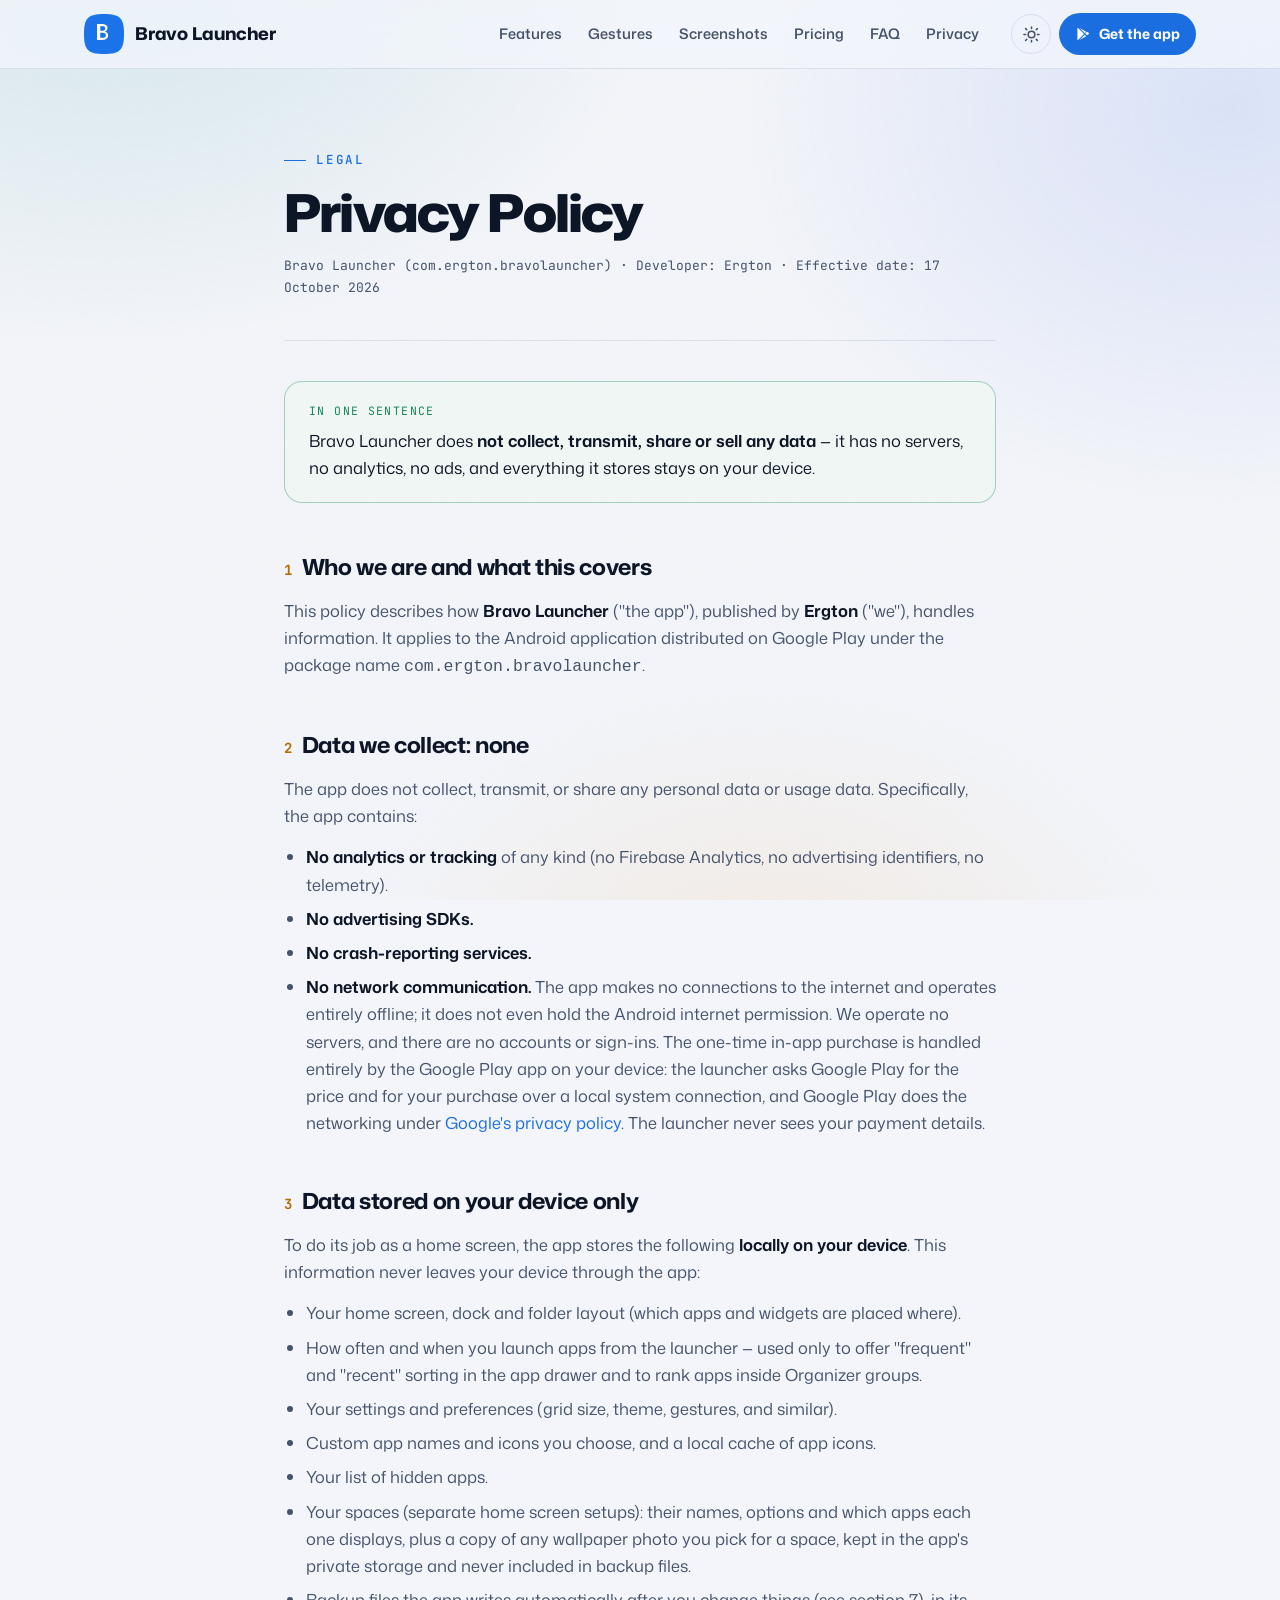
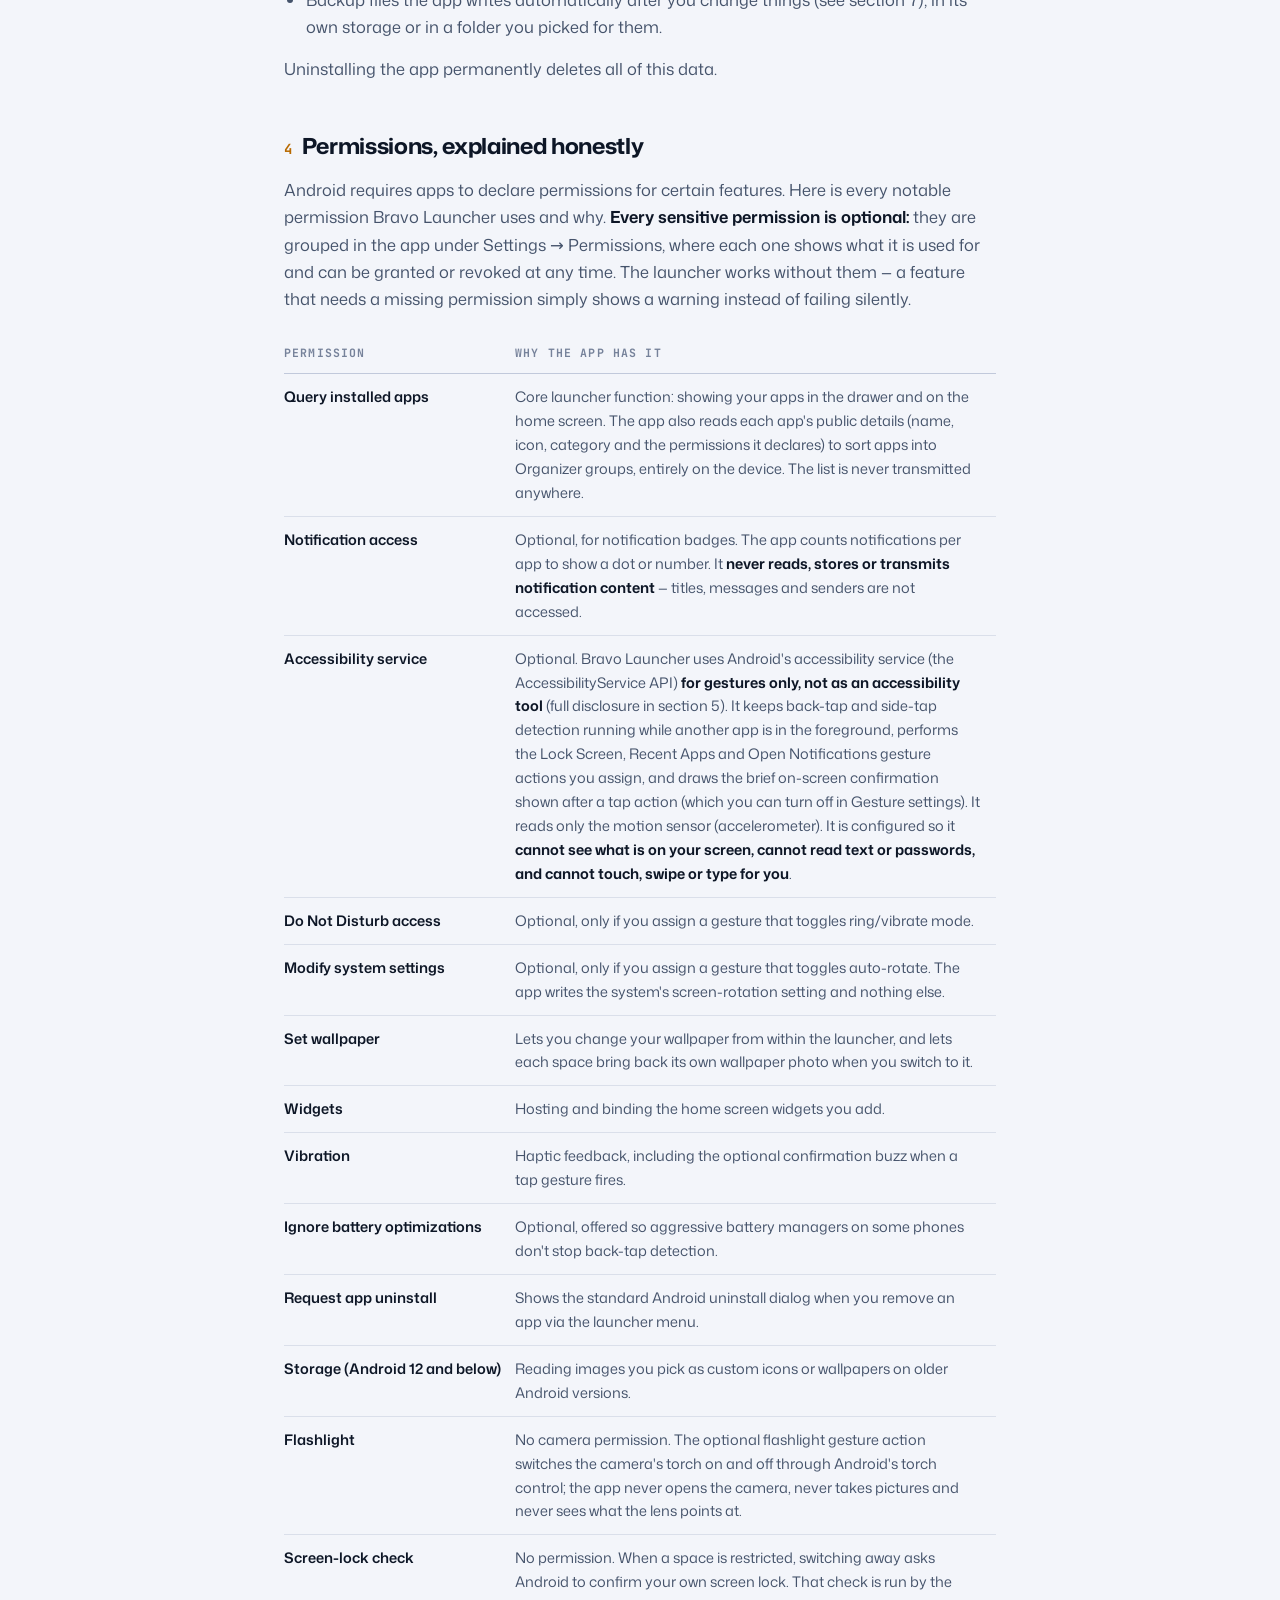
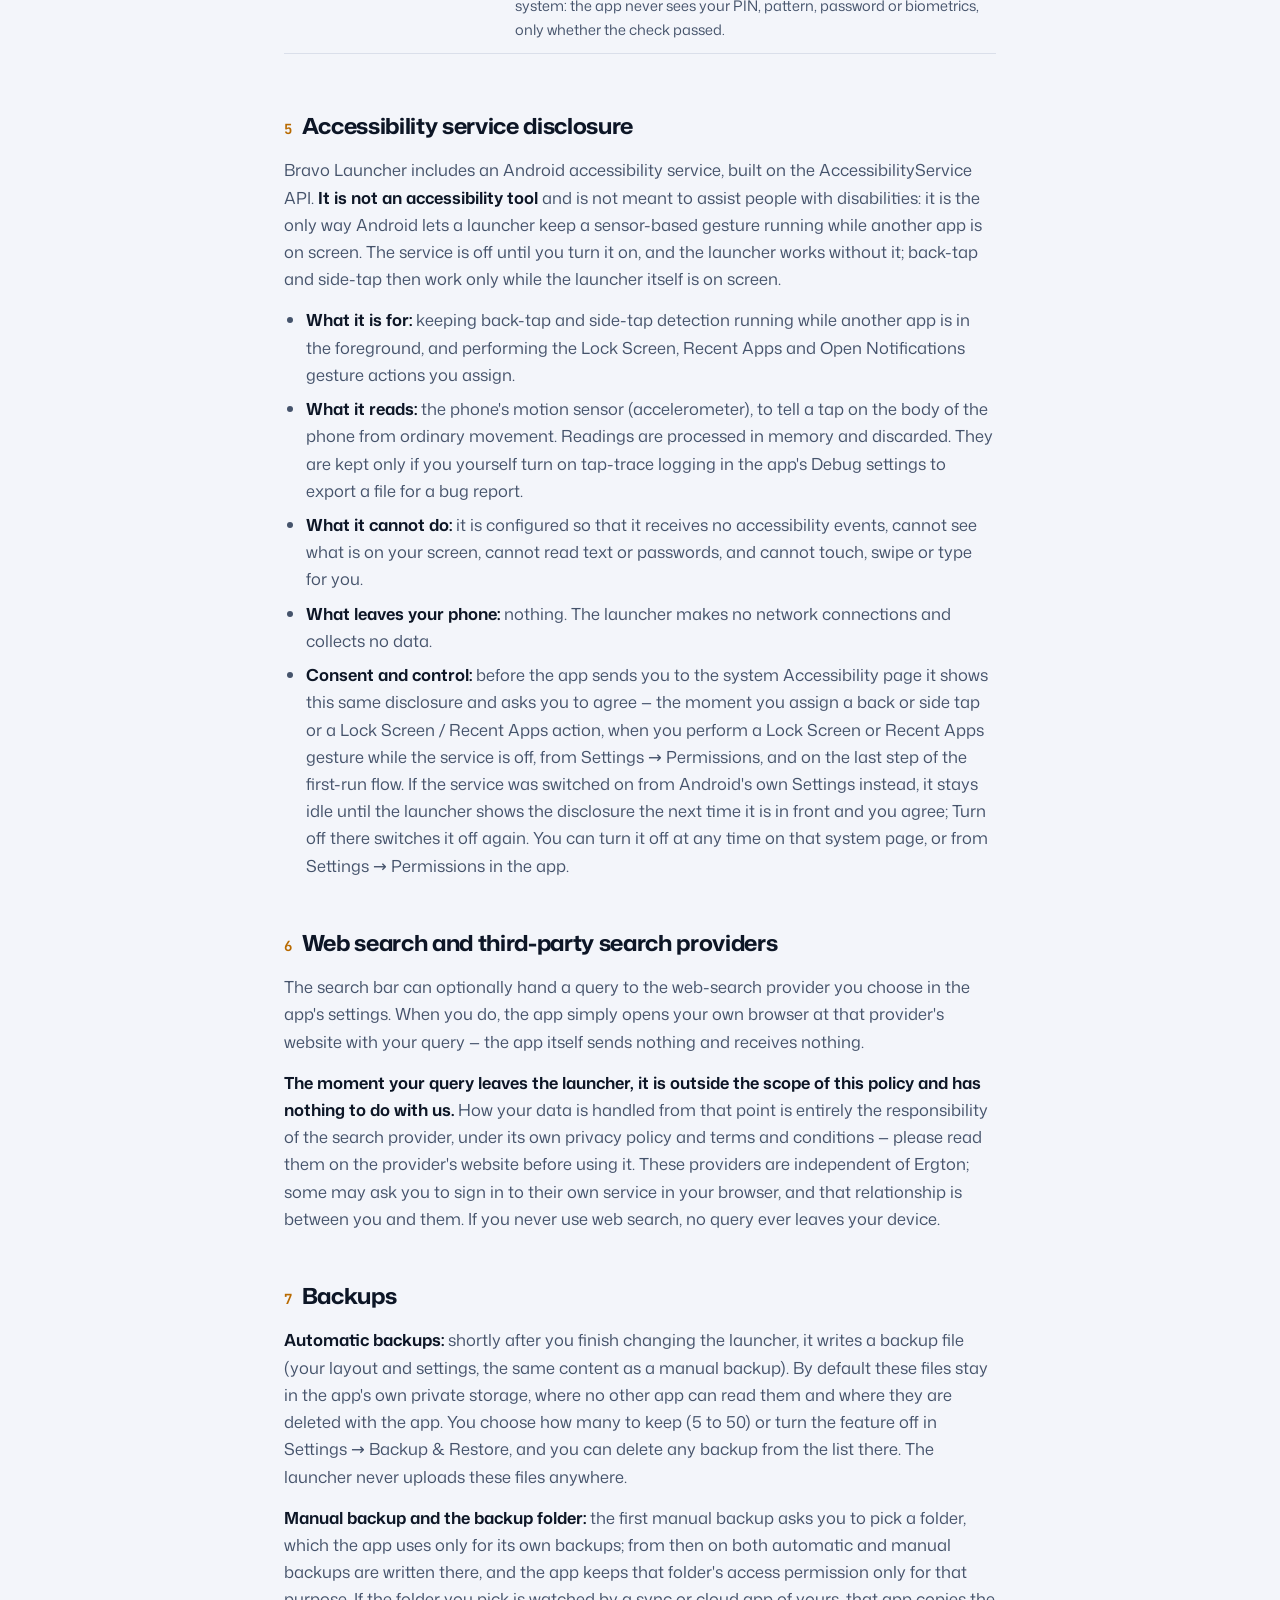
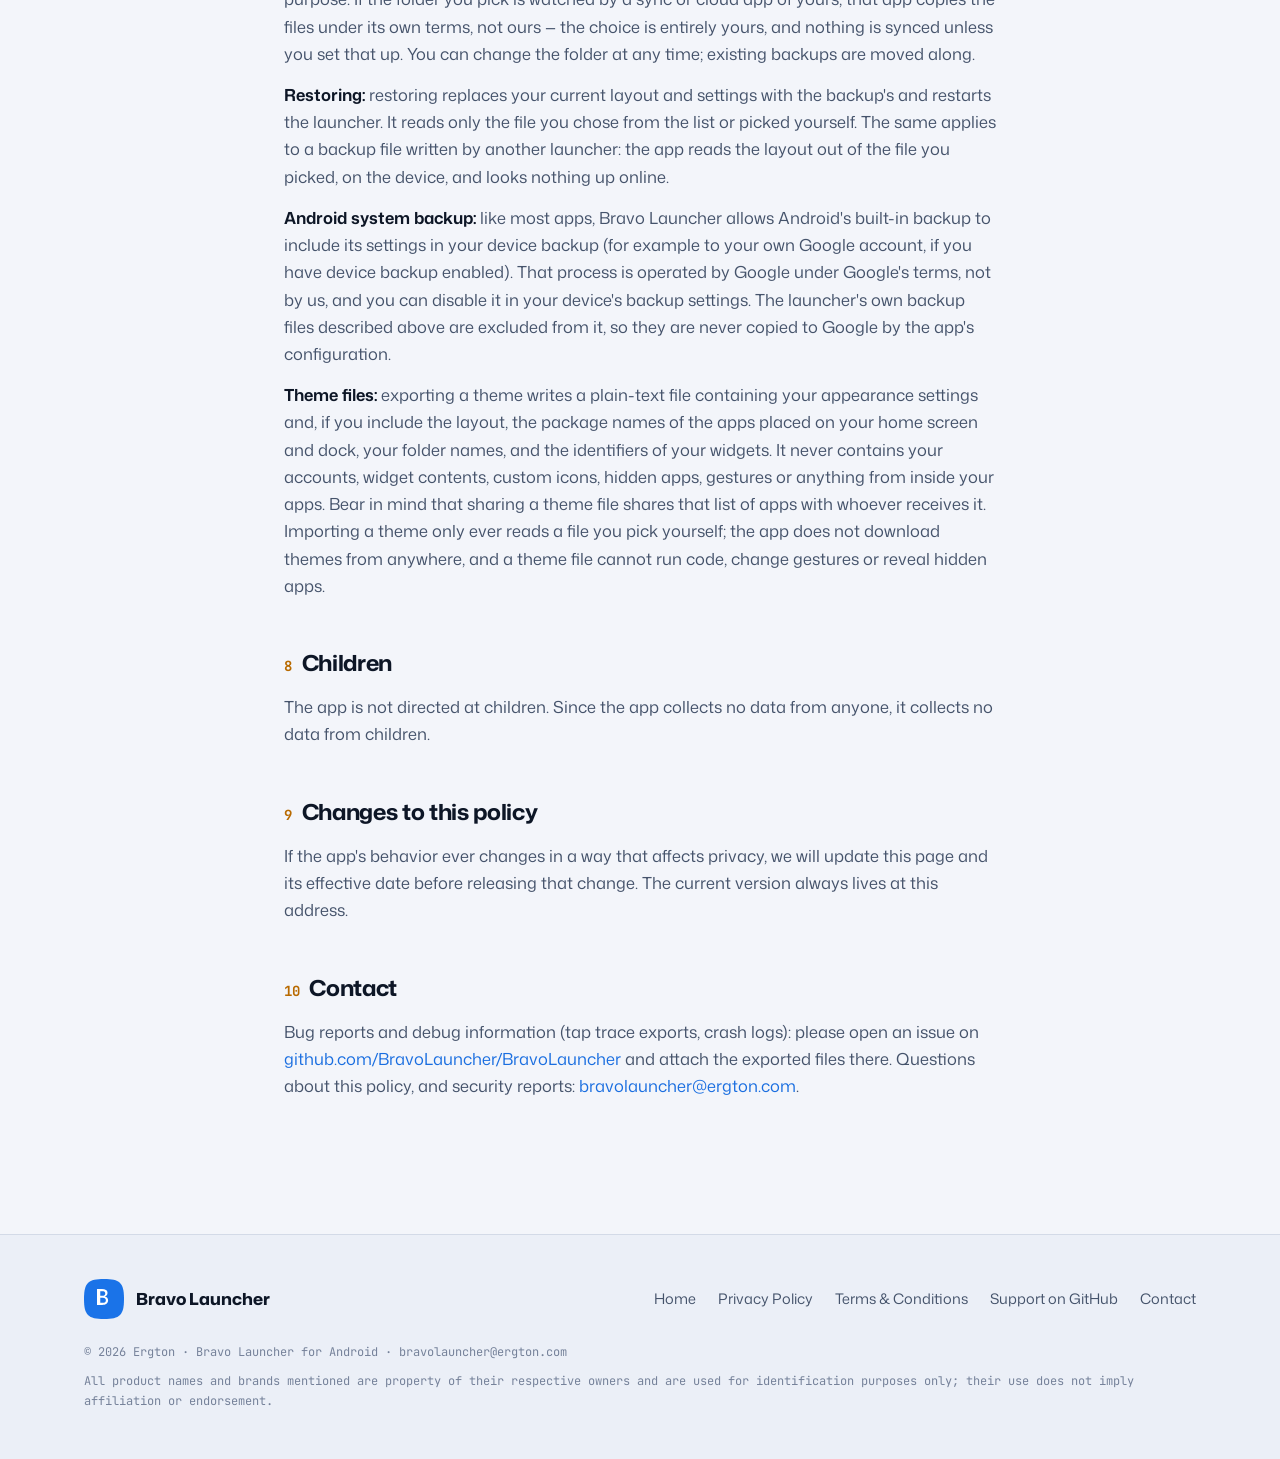
<file: privacy.html>
<!DOCTYPE html>
<html lang="en">
<head>
<meta charset="utf-8">
<meta name="viewport" content="width=device-width, initial-scale=1">
<title>Privacy Policy — Bravo Launcher</title>
<meta name="description" content="Privacy policy for Bravo Launcher (com.ergton.bravolauncher). No personal data is collected, transmitted or shared — everything stays on your device.">
<meta name="theme-color" content="#060a13" media="(prefers-color-scheme: dark)">
<meta name="theme-color" content="#f3f5fa" media="(prefers-color-scheme: light)">
<link rel="icon" href="data:image/svg+xml,%3Csvg xmlns='http://www.w3.org/2000/svg' viewBox='14 14 80 80'%3E%3Cpath fill='%231A73E8' d='M54,14C22,14,14,22,14,54C14,86,22,94,54,94C86,94,94,86,94,54C94,22,86,14,54,14Z'/%3E%3Cpath fill='%23fff' d='M40,34h10c3.3,0 6,0.7 8,2.1c2,1.4 3,3.4 3,6c0,1.8 -0.5,3.3 -1.5,4.4c-1,1.1 -2.3,1.9 -3.9,2.3v0.2c2,0.3 3.6,1.2 4.8,2.5c1.2,1.4 1.8,3.1 1.8,5.2c0,2.9 -1.1,5.2 -3.2,6.8c-2.2,1.6 -5.1,2.4 -8.8,2.4H40V34zM46.5,47.5h4.2c1.9,0 3.3,-0.4 4.3,-1.2c1,-0.8 1.5,-2 1.5,-3.5c0,-1.4 -0.5,-2.4 -1.4,-3.1c-0.9,-0.7 -2.3,-1 -4.2,-1H46.5V47.5zM46.5,52.2v9.5h5c2,0 3.5,-0.5 4.6,-1.4c1.1,-0.9 1.6,-2.3 1.6,-4c0,-1.5 -0.5,-2.7 -1.5,-3.5c-1,-0.8 -2.5,-1.2 -4.5,-1.2H46.5z'/%3E%3C/svg%3E">
<link rel="apple-touch-icon" href="apple-touch-icon.png">
<link rel="preload" href="fonts/mona-sans-latin-wdth-normal.woff2" as="font" type="font/woff2" crossorigin>
<link rel="stylesheet" href="styles.css">
<script>try{var t=localStorage.getItem("theme");if(t==="light"||t==="dark")document.documentElement.dataset.theme=t}catch(e){}document.documentElement.classList.add("js")</script>
<script src="site.js" defer></script>
</head>
<body>

<a class="skip-link" href="#main">Skip to content</a>

<header class="site-header">
  <div class="wrap">
    <a class="brand" href="index.html">
      <svg viewBox="14 14 80 80" aria-hidden="true"><path fill="#1A73E8" d="M54,14C22,14,14,22,14,54C14,86,22,94,54,94C86,94,94,86,94,54C94,22,86,14,54,14Z"/><path fill="#fff" d="M40,34h10c3.3,0 6,0.7 8,2.1c2,1.4 3,3.4 3,6c0,1.8 -0.5,3.3 -1.5,4.4c-1,1.1 -2.3,1.9 -3.9,2.3v0.2c2,0.3 3.6,1.2 4.8,2.5c1.2,1.4 1.8,3.1 1.8,5.2c0,2.9 -1.1,5.2 -3.2,6.8c-2.2,1.6 -5.1,2.4 -8.8,2.4H40V34zM46.5,47.5h4.2c1.9,0 3.3,-0.4 4.3,-1.2c1,-0.8 1.5,-2 1.5,-3.5c0,-1.4 -0.5,-2.4 -1.4,-3.1c-0.9,-0.7 -2.3,-1 -4.2,-1H46.5V47.5zM46.5,52.2v9.5h5c2,0 3.5,-0.5 4.6,-1.4c1.1,-0.9 1.6,-2.3 1.6,-4c0,-1.5 -0.5,-2.7 -1.5,-3.5c-1,-0.8 -2.5,-1.2 -4.5,-1.2H46.5z"/></svg>
      <span>Bravo Launcher</span>
    </a>
    <nav class="site-nav" id="site-nav" aria-label="Main">
      <a href="index.html#features">Features</a>
      <a href="index.html#gestures">Gestures</a>
      <a href="index.html#screenshots">Screenshots</a>
      <a href="index.html#pricing">Pricing</a>
      <a href="index.html#faq">FAQ</a>
      <a href="privacy.html">Privacy</a>
    </nav>
    <div class="header-actions">
      <button class="icon-btn theme-toggle" type="button" aria-label="Switch light or dark theme">
        <svg class="i-moon" viewBox="0 0 24 24" fill="none" stroke="currentColor" stroke-width="2" stroke-linecap="round" stroke-linejoin="round" aria-hidden="true"><path d="M20.5 14.2A8.5 8.5 0 0 1 9.8 3.5a8.5 8.5 0 1 0 10.7 10.7z"/></svg>
        <svg class="i-sun" viewBox="0 0 24 24" fill="none" stroke="currentColor" stroke-width="2" stroke-linecap="round" aria-hidden="true"><circle cx="12" cy="12" r="4.2"/><path d="M12 2.5v2M12 19.5v2M4.6 4.6l1.4 1.4M18 18l1.4 1.4M2.5 12h2M19.5 12h2M4.6 19.4 6 18M18 6l1.4-1.4"/></svg>
      </button>
      <a class="header-cta" href="https://play.google.com/store/apps/details?id=com.ergton.bravolauncher">
        <svg viewBox="0 0 24 24" fill="currentColor" aria-hidden="true"><path d="M4.2 2.6c-.4.2-.6.7-.6 1.2v16.4c0 .5.2 1 .6 1.2l9.3-9.4-9.3-9.4zm10.5 8.2L6.9 3l9.8 5.6-2 2.2zm3.1 3.1 2.6-1.5c.8-.5.8-1.6 0-2.1l-2.6-1.5-2.3 2.6 2.3 2.5zM6.9 21l7.8-7.8 2 2.2L6.9 21z"/></svg>
        Get the app
      </a>
      <button class="icon-btn menu-btn" type="button" aria-label="Menu" aria-expanded="false" aria-controls="site-nav">
        <svg viewBox="0 0 24 24" fill="none" stroke="currentColor" stroke-width="2" stroke-linecap="round" aria-hidden="true"><path d="M4 7h16M4 12h16M4 17h16"/></svg>
      </button>
    </div>
  </div>
</header>

<main class="legal" id="main">
  <div class="legal-head">
    <span class="eyebrow">Legal</span>
    <h1>Privacy Policy</h1>
    <p class="legal-meta">Bravo Launcher (com.ergton.bravolauncher) · Developer: Ergton · Effective date: 17 October 2026</p>
  </div>

  <div class="tldr">
    <span class="tag">In one sentence</span>
    <p>Bravo Launcher does <strong>not collect, transmit, share or sell any data</strong> — it has no servers, no analytics, no ads, and everything it stores stays on your device.</p>
  </div>

  <h2 id="scope"><span class="num">1</span>Who we are and what this covers</h2>
  <p>This policy describes how <strong>Bravo Launcher</strong> ("the app"), published by <strong>Ergton</strong> ("we"), handles information. It applies to the Android application distributed on Google Play under the package name <code>com.ergton.bravolauncher</code>.</p>

  <h2 id="no-collection"><span class="num">2</span>Data we collect: none</h2>
  <p>The app does not collect, transmit, or share any personal data or usage data. Specifically, the app contains:</p>
  <ul>
    <li><strong>No analytics or tracking</strong> of any kind (no Firebase Analytics, no advertising identifiers, no telemetry).</li>
    <li><strong>No advertising SDKs.</strong></li>
    <li><strong>No crash-reporting services.</strong></li>
    <li><strong>No network communication.</strong> The app makes no connections to the internet and operates entirely offline; it does not even hold the Android internet permission. We operate no servers, and there are no accounts or sign-ins. The one-time in-app purchase is handled entirely by the Google Play app on your device: the launcher asks Google Play for the price and for your purchase over a local system connection, and Google Play does the networking under <a href="https://policies.google.com/privacy">Google's privacy policy</a>. The launcher never sees your payment details.</li>
  </ul>

  <h2 id="local-data"><span class="num">3</span>Data stored on your device only</h2>
  <p>To do its job as a home screen, the app stores the following <strong>locally on your device</strong>. This information never leaves your device through the app:</p>
  <ul>
    <li>Your home screen, dock and folder layout (which apps and widgets are placed where).</li>
    <li>How often and when you launch apps from the launcher — used only to offer "frequent" and "recent" sorting in the app drawer and to rank apps inside Organizer groups.</li>
    <li>Your settings and preferences (grid size, theme, gestures, and similar).</li>
    <li>Custom app names and icons you choose, and a local cache of app icons.</li>
    <li>Your list of hidden apps.</li>
    <li>Your spaces (separate home screen setups): their names, options and which apps each one displays, plus a copy of any wallpaper photo you pick for a space, kept in the app's private storage and never included in backup files.</li>
    <li>Backup files the app writes automatically after you change things (see section 7), in its own storage or in a folder you picked for them.</li>
  </ul>
  <p>Uninstalling the app permanently deletes all of this data.</p>

  <h2 id="permissions"><span class="num">4</span>Permissions, explained honestly</h2>
  <p>Android requires apps to declare permissions for certain features. Here is every notable permission Bravo Launcher uses and why. <strong>Every sensitive permission is optional:</strong> they are grouped in the app under Settings → Permissions, where each one shows what it is used for and can be granted or revoked at any time. The launcher works without them — a feature that needs a missing permission simply shows a warning instead of failing silently.</p>
  <div class="table-scroll">
    <table class="perm-table">
      <tr><th>Permission</th><th>Why the app has it</th></tr>
      <tr><td>Query installed apps</td><td>Core launcher function: showing your apps in the drawer and on the home screen. The app also reads each app's public details (name, icon, category and the permissions it declares) to sort apps into Organizer groups, entirely on the device. The list is never transmitted anywhere.</td></tr>
      <tr><td>Notification access</td><td>Optional, for notification badges. The app counts notifications per app to show a dot or number. It <strong>never reads, stores or transmits notification content</strong> — titles, messages and senders are not accessed.</td></tr>
      <tr><td>Accessibility service</td><td>Optional. Bravo Launcher uses Android's accessibility service (the AccessibilityService API) <strong>for gestures only, not as an accessibility tool</strong> (full disclosure in section 5). It keeps back-tap and side-tap detection running while another app is in the foreground, performs the Lock Screen, Recent Apps and Open Notifications gesture actions you assign, and draws the brief on-screen confirmation shown after a tap action (which you can turn off in Gesture settings). It reads only the motion sensor (accelerometer). It is configured so it <strong>cannot see what is on your screen, cannot read text or passwords, and cannot touch, swipe or type for you</strong>.</td></tr>
      <tr><td>Do Not Disturb access</td><td>Optional, only if you assign a gesture that toggles ring/vibrate mode.</td></tr>
      <tr><td>Modify system settings</td><td>Optional, only if you assign a gesture that toggles auto-rotate. The app writes the system's screen-rotation setting and nothing else.</td></tr>
      <tr><td>Set wallpaper</td><td>Lets you change your wallpaper from within the launcher, and lets each space bring back its own wallpaper photo when you switch to it.</td></tr>
      <tr><td>Widgets</td><td>Hosting and binding the home screen widgets you add.</td></tr>
      <tr><td>Vibration</td><td>Haptic feedback, including the optional confirmation buzz when a tap gesture fires.</td></tr>
      <tr><td>Ignore battery optimizations</td><td>Optional, offered so aggressive battery managers on some phones don't stop back-tap detection.</td></tr>
      <tr><td>Request app uninstall</td><td>Shows the standard Android uninstall dialog when you remove an app via the launcher menu.</td></tr>
      <tr><td>Storage (Android 12 and below)</td><td>Reading images you pick as custom icons or wallpapers on older Android versions.</td></tr>
      <tr><td>Flashlight</td><td>No camera permission. The optional flashlight gesture action switches the camera's torch on and off through Android's torch control; the app never opens the camera, never takes pictures and never sees what the lens points at.</td></tr>
      <tr><td>Screen-lock check</td><td>No permission. When a space is restricted, switching away asks Android to confirm your own screen lock. That check is run by the system: the app never sees your PIN, pattern, password or biometrics, only whether the check passed.</td></tr>
    </table>
  </div>

  <h2 id="accessibility"><span class="num">5</span>Accessibility service disclosure</h2>
  <p>Bravo Launcher includes an Android accessibility service, built on the AccessibilityService API. <strong>It is not an accessibility tool</strong> and is not meant to assist people with disabilities: it is the only way Android lets a launcher keep a sensor-based gesture running while another app is on screen. The service is off until you turn it on, and the launcher works without it; back-tap and side-tap then work only while the launcher itself is on screen.</p>
  <ul>
    <li><strong>What it is for:</strong> keeping back-tap and side-tap detection running while another app is in the foreground, and performing the Lock Screen, Recent Apps and Open Notifications gesture actions you assign.</li>
    <li><strong>What it reads:</strong> the phone's motion sensor (accelerometer), to tell a tap on the body of the phone from ordinary movement. Readings are processed in memory and discarded. They are kept only if you yourself turn on tap-trace logging in the app's Debug settings to export a file for a bug report.</li>
    <li><strong>What it cannot do:</strong> it is configured so that it receives no accessibility events, cannot see what is on your screen, cannot read text or passwords, and cannot touch, swipe or type for you.</li>
    <li><strong>What leaves your phone:</strong> nothing. The launcher makes no network connections and collects no data.</li>
    <li><strong>Consent and control:</strong> before the app sends you to the system Accessibility page it shows this same disclosure and asks you to agree — the moment you assign a back or side tap or a Lock Screen / Recent Apps action, when you perform a Lock Screen or Recent Apps gesture while the service is off, from Settings → Permissions, and on the last step of the first-run flow. If the service was switched on from Android's own Settings instead, it stays idle until the launcher shows the disclosure the next time it is in front and you agree; Turn off there switches it off again. You can turn it off at any time on that system page, or from Settings → Permissions in the app.</li>
  </ul>

  <h2 id="web-search"><span class="num">6</span>Web search and third-party search providers</h2>
  <p>The search bar can optionally hand a query to the web-search provider you choose in the app's settings. When you do, the app simply opens your own browser at that provider's website with your query — the app itself sends nothing and receives nothing.</p>
  <p><strong>The moment your query leaves the launcher, it is outside the scope of this policy and has nothing to do with us.</strong> How your data is handled from that point is entirely the responsibility of the search provider, under its own privacy policy and terms and conditions — please read them on the provider's website before using it. These providers are independent of Ergton; some may ask you to sign in to their own service in your browser, and that relationship is between you and them. If you never use web search, no query ever leaves your device.</p>

  <h2 id="backups"><span class="num">7</span>Backups</h2>
  <p><strong>Automatic backups:</strong> shortly after you finish changing the launcher, it writes a backup file (your layout and settings, the same content as a manual backup). By default these files stay in the app's own private storage, where no other app can read them and where they are deleted with the app. You choose how many to keep (5 to 50) or turn the feature off in Settings → Backup &amp; Restore, and you can delete any backup from the list there. The launcher never uploads these files anywhere.</p>
  <p><strong>Manual backup and the backup folder:</strong> the first manual backup asks you to pick a folder, which the app uses only for its own backups; from then on both automatic and manual backups are written there, and the app keeps that folder's access permission only for that purpose. If the folder you pick is watched by a sync or cloud app of yours, that app copies the files under its own terms, not ours — the choice is entirely yours, and nothing is synced unless you set that up. You can change the folder at any time; existing backups are moved along.</p>
  <p><strong>Restoring:</strong> restoring replaces your current layout and settings with the backup's and restarts the launcher. It reads only the file you chose from the list or picked yourself. The same applies to a backup file written by another launcher: the app reads the layout out of the file you picked, on the device, and looks nothing up online.</p>
  <p><strong>Android system backup:</strong> like most apps, Bravo Launcher allows Android's built-in backup to include its settings in your device backup (for example to your own Google account, if you have device backup enabled). That process is operated by Google under Google's terms, not by us, and you can disable it in your device's backup settings. The launcher's own backup files described above are excluded from it, so they are never copied to Google by the app's configuration.</p>
  <p><strong>Theme files:</strong> exporting a theme writes a plain-text file containing your appearance settings and, if you include the layout, the package names of the apps placed on your home screen and dock, your folder names, and the identifiers of your widgets. It never contains your accounts, widget contents, custom icons, hidden apps, gestures or anything from inside your apps. Bear in mind that sharing a theme file shares that list of apps with whoever receives it. Importing a theme only ever reads a file you pick yourself; the app does not download themes from anywhere, and a theme file cannot run code, change gestures or reveal hidden apps.</p>

  <h2 id="children"><span class="num">8</span>Children</h2>
  <p>The app is not directed at children. Since the app collects no data from anyone, it collects no data from children.</p>

  <h2 id="changes"><span class="num">9</span>Changes to this policy</h2>
  <p>If the app's behavior ever changes in a way that affects privacy, we will update this page and its effective date before releasing that change. The current version always lives at this address.</p>

  <h2 id="contact"><span class="num">10</span>Contact</h2>
  <p>Bug reports and debug information (tap trace exports, crash logs): please open an issue on <a href="https://github.com/BravoLauncher/BravoLauncher">github.com/BravoLauncher/BravoLauncher</a> and attach the exported files there. Questions about this policy, and security reports: <a href="mailto:bravolauncher@ergton.com">bravolauncher@ergton.com</a>.</p>
</main>

<footer class="site-footer">
  <div class="wrap">
    <a class="foot-brand" href="index.html">
      <svg viewBox="14 14 80 80" aria-hidden="true"><path fill="#1A73E8" d="M54,14C22,14,14,22,14,54C14,86,22,94,54,94C86,94,94,86,94,54C94,22,86,14,54,14Z"/><path fill="#fff" d="M40,34h10c3.3,0 6,0.7 8,2.1c2,1.4 3,3.4 3,6c0,1.8 -0.5,3.3 -1.5,4.4c-1,1.1 -2.3,1.9 -3.9,2.3v0.2c2,0.3 3.6,1.2 4.8,2.5c1.2,1.4 1.8,3.1 1.8,5.2c0,2.9 -1.1,5.2 -3.2,6.8c-2.2,1.6 -5.1,2.4 -8.8,2.4H40V34zM46.5,47.5h4.2c1.9,0 3.3,-0.4 4.3,-1.2c1,-0.8 1.5,-2 1.5,-3.5c0,-1.4 -0.5,-2.4 -1.4,-3.1c-0.9,-0.7 -2.3,-1 -4.2,-1H46.5V47.5zM46.5,52.2v9.5h5c2,0 3.5,-0.5 4.6,-1.4c1.1,-0.9 1.6,-2.3 1.6,-4c0,-1.5 -0.5,-2.7 -1.5,-3.5c-1,-0.8 -2.5,-1.2 -4.5,-1.2H46.5z"/></svg>
      Bravo Launcher
    </a>
    <nav class="foot-links" aria-label="Footer">
      <a href="index.html">Home</a>
      <a href="privacy.html">Privacy Policy</a>
      <a href="terms.html">Terms &amp; Conditions</a>
      <a href="https://github.com/BravoLauncher/BravoLauncher">Support on GitHub</a>
      <a href="mailto:bravolauncher@ergton.com">Contact</a>
    </nav>
    <p class="foot-note">© 2026 Ergton · Bravo Launcher for Android · bravolauncher@ergton.com</p>
    <p class="foot-note">All product names and brands mentioned are property of their respective owners and are used for identification purposes only; their use does not imply affiliation or endorsement.</p>
  </div>
</footer>

</body>
</html>
</file>
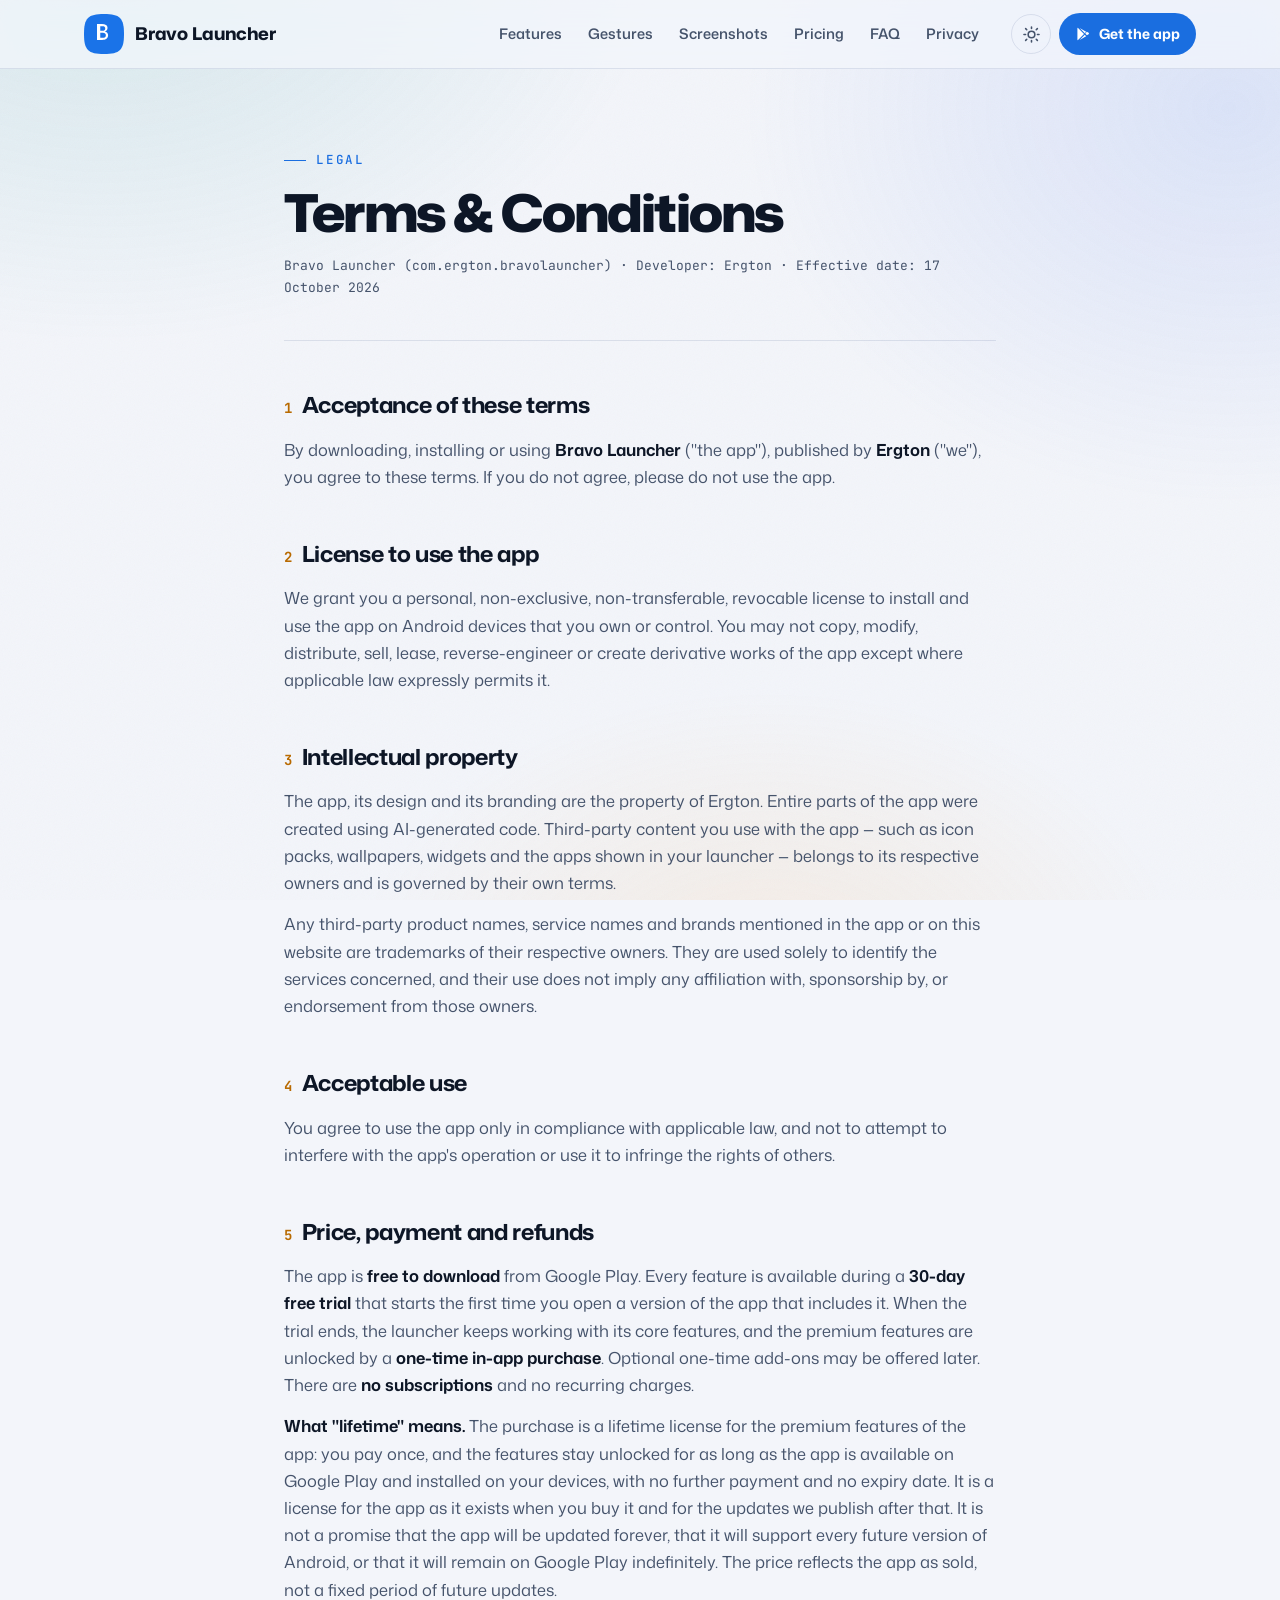
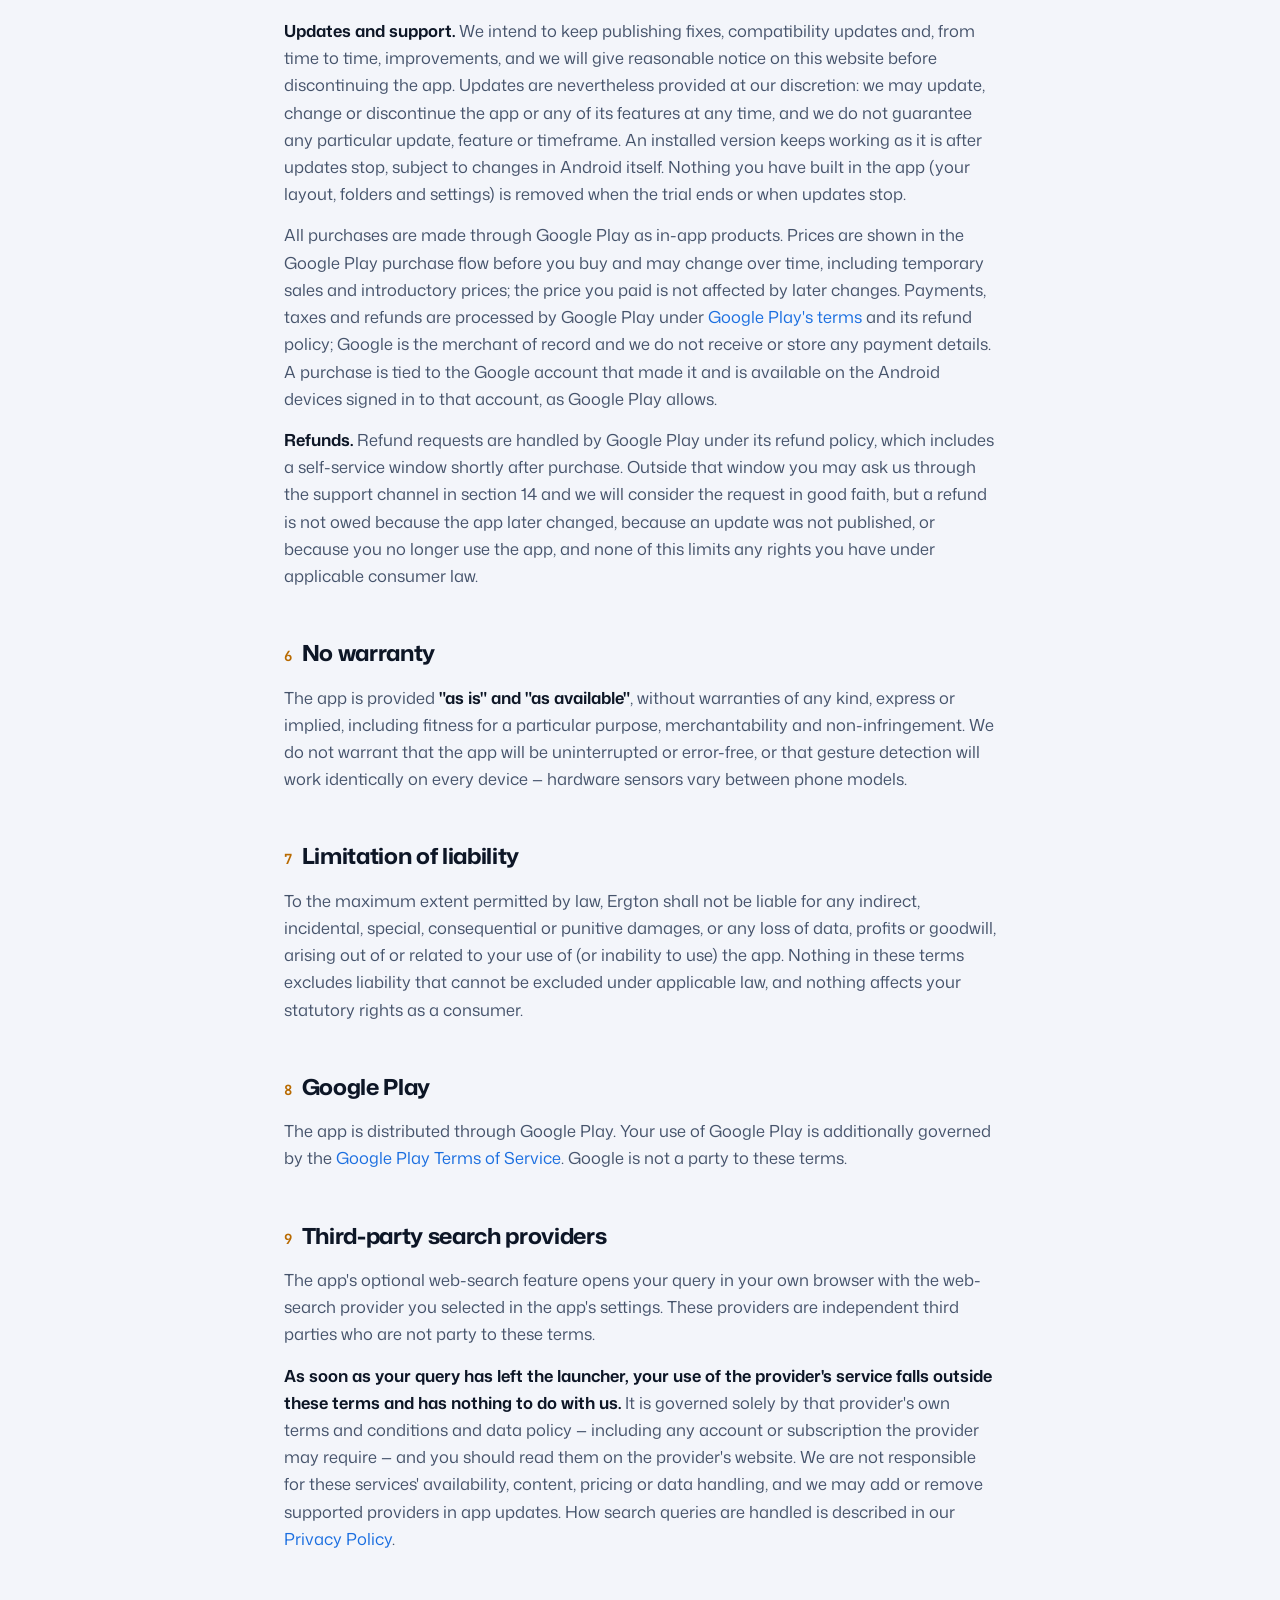
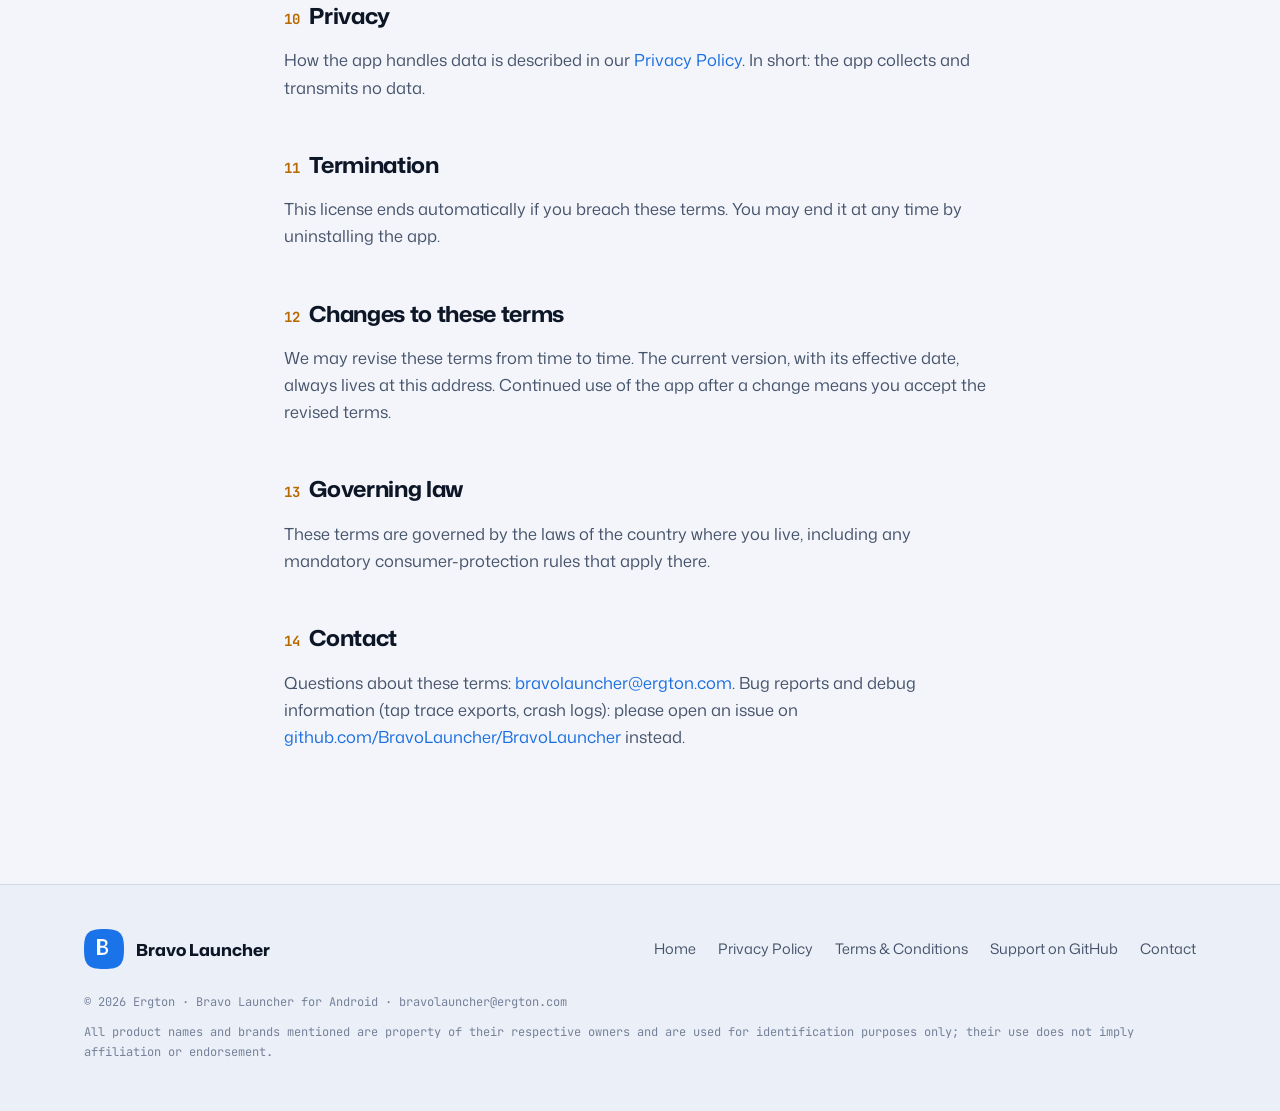
<file: terms.html>
<!DOCTYPE html>
<html lang="en">
<head>
<meta charset="utf-8">
<meta name="viewport" content="width=device-width, initial-scale=1">
<title>Terms &amp; Conditions — Bravo Launcher</title>
<meta name="description" content="Terms and conditions for using Bravo Launcher (com.ergton.bravolauncher), an Android launcher by Ergton.">
<meta name="theme-color" content="#060a13" media="(prefers-color-scheme: dark)">
<meta name="theme-color" content="#f3f5fa" media="(prefers-color-scheme: light)">
<link rel="icon" href="data:image/svg+xml,%3Csvg xmlns='http://www.w3.org/2000/svg' viewBox='14 14 80 80'%3E%3Cpath fill='%231A73E8' d='M54,14C22,14,14,22,14,54C14,86,22,94,54,94C86,94,94,86,94,54C94,22,86,14,54,14Z'/%3E%3Cpath fill='%23fff' d='M40,34h10c3.3,0 6,0.7 8,2.1c2,1.4 3,3.4 3,6c0,1.8 -0.5,3.3 -1.5,4.4c-1,1.1 -2.3,1.9 -3.9,2.3v0.2c2,0.3 3.6,1.2 4.8,2.5c1.2,1.4 1.8,3.1 1.8,5.2c0,2.9 -1.1,5.2 -3.2,6.8c-2.2,1.6 -5.1,2.4 -8.8,2.4H40V34zM46.5,47.5h4.2c1.9,0 3.3,-0.4 4.3,-1.2c1,-0.8 1.5,-2 1.5,-3.5c0,-1.4 -0.5,-2.4 -1.4,-3.1c-0.9,-0.7 -2.3,-1 -4.2,-1H46.5V47.5zM46.5,52.2v9.5h5c2,0 3.5,-0.5 4.6,-1.4c1.1,-0.9 1.6,-2.3 1.6,-4c0,-1.5 -0.5,-2.7 -1.5,-3.5c-1,-0.8 -2.5,-1.2 -4.5,-1.2H46.5z'/%3E%3C/svg%3E">
<link rel="apple-touch-icon" href="apple-touch-icon.png">
<link rel="preload" href="fonts/mona-sans-latin-wdth-normal.woff2" as="font" type="font/woff2" crossorigin>
<link rel="stylesheet" href="styles.css">
<script>try{var t=localStorage.getItem("theme");if(t==="light"||t==="dark")document.documentElement.dataset.theme=t}catch(e){}document.documentElement.classList.add("js")</script>
<script src="site.js" defer></script>
</head>
<body>

<a class="skip-link" href="#main">Skip to content</a>

<header class="site-header">
  <div class="wrap">
    <a class="brand" href="index.html">
      <svg viewBox="14 14 80 80" aria-hidden="true"><path fill="#1A73E8" d="M54,14C22,14,14,22,14,54C14,86,22,94,54,94C86,94,94,86,94,54C94,22,86,14,54,14Z"/><path fill="#fff" d="M40,34h10c3.3,0 6,0.7 8,2.1c2,1.4 3,3.4 3,6c0,1.8 -0.5,3.3 -1.5,4.4c-1,1.1 -2.3,1.9 -3.9,2.3v0.2c2,0.3 3.6,1.2 4.8,2.5c1.2,1.4 1.8,3.1 1.8,5.2c0,2.9 -1.1,5.2 -3.2,6.8c-2.2,1.6 -5.1,2.4 -8.8,2.4H40V34zM46.5,47.5h4.2c1.9,0 3.3,-0.4 4.3,-1.2c1,-0.8 1.5,-2 1.5,-3.5c0,-1.4 -0.5,-2.4 -1.4,-3.1c-0.9,-0.7 -2.3,-1 -4.2,-1H46.5V47.5zM46.5,52.2v9.5h5c2,0 3.5,-0.5 4.6,-1.4c1.1,-0.9 1.6,-2.3 1.6,-4c0,-1.5 -0.5,-2.7 -1.5,-3.5c-1,-0.8 -2.5,-1.2 -4.5,-1.2H46.5z"/></svg>
      <span>Bravo Launcher</span>
    </a>
    <nav class="site-nav" id="site-nav" aria-label="Main">
      <a href="index.html#features">Features</a>
      <a href="index.html#gestures">Gestures</a>
      <a href="index.html#screenshots">Screenshots</a>
      <a href="index.html#pricing">Pricing</a>
      <a href="index.html#faq">FAQ</a>
      <a href="privacy.html">Privacy</a>
    </nav>
    <div class="header-actions">
      <button class="icon-btn theme-toggle" type="button" aria-label="Switch light or dark theme">
        <svg class="i-moon" viewBox="0 0 24 24" fill="none" stroke="currentColor" stroke-width="2" stroke-linecap="round" stroke-linejoin="round" aria-hidden="true"><path d="M20.5 14.2A8.5 8.5 0 0 1 9.8 3.5a8.5 8.5 0 1 0 10.7 10.7z"/></svg>
        <svg class="i-sun" viewBox="0 0 24 24" fill="none" stroke="currentColor" stroke-width="2" stroke-linecap="round" aria-hidden="true"><circle cx="12" cy="12" r="4.2"/><path d="M12 2.5v2M12 19.5v2M4.6 4.6l1.4 1.4M18 18l1.4 1.4M2.5 12h2M19.5 12h2M4.6 19.4 6 18M18 6l1.4-1.4"/></svg>
      </button>
      <a class="header-cta" href="https://play.google.com/store/apps/details?id=com.ergton.bravolauncher">
        <svg viewBox="0 0 24 24" fill="currentColor" aria-hidden="true"><path d="M4.2 2.6c-.4.2-.6.7-.6 1.2v16.4c0 .5.2 1 .6 1.2l9.3-9.4-9.3-9.4zm10.5 8.2L6.9 3l9.8 5.6-2 2.2zm3.1 3.1 2.6-1.5c.8-.5.8-1.6 0-2.1l-2.6-1.5-2.3 2.6 2.3 2.5zM6.9 21l7.8-7.8 2 2.2L6.9 21z"/></svg>
        Get the app
      </a>
      <button class="icon-btn menu-btn" type="button" aria-label="Menu" aria-expanded="false" aria-controls="site-nav">
        <svg viewBox="0 0 24 24" fill="none" stroke="currentColor" stroke-width="2" stroke-linecap="round" aria-hidden="true"><path d="M4 7h16M4 12h16M4 17h16"/></svg>
      </button>
    </div>
  </div>
</header>

<main class="legal" id="main">
  <div class="legal-head">
    <span class="eyebrow">Legal</span>
    <h1>Terms &amp; Conditions</h1>
    <p class="legal-meta">Bravo Launcher (com.ergton.bravolauncher) · Developer: Ergton · Effective date: 17 October 2026</p>
  </div>

  <h2 id="acceptance"><span class="num">1</span>Acceptance of these terms</h2>
  <p>By downloading, installing or using <strong>Bravo Launcher</strong> ("the app"), published by <strong>Ergton</strong> ("we"), you agree to these terms. If you do not agree, please do not use the app.</p>

  <h2 id="license"><span class="num">2</span>License to use the app</h2>
  <p>We grant you a personal, non-exclusive, non-transferable, revocable license to install and use the app on Android devices that you own or control. You may not copy, modify, distribute, sell, lease, reverse-engineer or create derivative works of the app except where applicable law expressly permits it.</p>

  <h2 id="ip"><span class="num">3</span>Intellectual property</h2>
  <p>The app, its design and its branding are the property of Ergton. Entire parts of the app were created using AI-generated code. Third-party content you use with the app — such as icon packs, wallpapers, widgets and the apps shown in your launcher — belongs to its respective owners and is governed by their own terms.</p>
  <p>Any third-party product names, service names and brands mentioned in the app or on this website are trademarks of their respective owners. They are used solely to identify the services concerned, and their use does not imply any affiliation with, sponsorship by, or endorsement from those owners.</p>

  <h2 id="acceptable-use"><span class="num">4</span>Acceptable use</h2>
  <p>You agree to use the app only in compliance with applicable law, and not to attempt to interfere with the app's operation or use it to infringe the rights of others.</p>

  <h2 id="price"><span class="num">5</span>Price, payment and refunds</h2>
  <p>The app is <strong>free to download</strong> from Google Play. Every feature is available during a <strong>30-day free trial</strong> that starts the first time you open a version of the app that includes it. When the trial ends, the launcher keeps working with its core features, and the premium features are unlocked by a <strong>one-time in-app purchase</strong>. Optional one-time add-ons may be offered later. There are <strong>no subscriptions</strong> and no recurring charges.</p>
  <p><strong>What "lifetime" means.</strong> The purchase is a lifetime license for the premium features of the app: you pay once, and the features stay unlocked for as long as the app is available on Google Play and installed on your devices, with no further payment and no expiry date. It is a license for the app as it exists when you buy it and for the updates we publish after that. It is not a promise that the app will be updated forever, that it will support every future version of Android, or that it will remain on Google Play indefinitely. The price reflects the app as sold, not a fixed period of future updates.</p>
  <p><strong>Updates and support.</strong> We intend to keep publishing fixes, compatibility updates and, from time to time, improvements, and we will give reasonable notice on this website before discontinuing the app. Updates are nevertheless provided at our discretion: we may update, change or discontinue the app or any of its features at any time, and we do not guarantee any particular update, feature or timeframe. An installed version keeps working as it is after updates stop, subject to changes in Android itself. Nothing you have built in the app (your layout, folders and settings) is removed when the trial ends or when updates stop.</p>
  <p>All purchases are made through Google Play as in-app products. Prices are shown in the Google Play purchase flow before you buy and may change over time, including temporary sales and introductory prices; the price you paid is not affected by later changes. Payments, taxes and refunds are processed by Google Play under <a href="https://play.google.com/about/play-terms/">Google Play's terms</a> and its refund policy; Google is the merchant of record and we do not receive or store any payment details. A purchase is tied to the Google account that made it and is available on the Android devices signed in to that account, as Google Play allows.</p>
  <p><strong>Refunds.</strong> Refund requests are handled by Google Play under its refund policy, which includes a self-service window shortly after purchase. Outside that window you may ask us through the support channel in section 14 and we will consider the request in good faith, but a refund is not owed because the app later changed, because an update was not published, or because you no longer use the app, and none of this limits any rights you have under applicable consumer law.</p>

  <h2 id="warranty"><span class="num">6</span>No warranty</h2>
  <p>The app is provided <strong>"as is" and "as available"</strong>, without warranties of any kind, express or implied, including fitness for a particular purpose, merchantability and non-infringement. We do not warrant that the app will be uninterrupted or error-free, or that gesture detection will work identically on every device — hardware sensors vary between phone models.</p>

  <h2 id="liability"><span class="num">7</span>Limitation of liability</h2>
  <p>To the maximum extent permitted by law, Ergton shall not be liable for any indirect, incidental, special, consequential or punitive damages, or any loss of data, profits or goodwill, arising out of or related to your use of (or inability to use) the app. Nothing in these terms excludes liability that cannot be excluded under applicable law, and nothing affects your statutory rights as a consumer.</p>

  <h2 id="google-play"><span class="num">8</span>Google Play</h2>
  <p>The app is distributed through Google Play. Your use of Google Play is additionally governed by the <a href="https://play.google.com/about/play-terms/">Google Play Terms of Service</a>. Google is not a party to these terms.</p>

  <h2 id="third-party-search"><span class="num">9</span>Third-party search providers</h2>
  <p>The app's optional web-search feature opens your query in your own browser with the web-search provider you selected in the app's settings. These providers are independent third parties who are not party to these terms.</p>
  <p><strong>As soon as your query has left the launcher, your use of the provider's service falls outside these terms and has nothing to do with us.</strong> It is governed solely by that provider's own terms and conditions and data policy — including any account or subscription the provider may require — and you should read them on the provider's website. We are not responsible for these services' availability, content, pricing or data handling, and we may add or remove supported providers in app updates. How search queries are handled is described in our <a href="privacy.html#web-search">Privacy Policy</a>.</p>

  <h2 id="privacy"><span class="num">10</span>Privacy</h2>
  <p>How the app handles data is described in our <a href="privacy.html">Privacy Policy</a>. In short: the app collects and transmits no data.</p>

  <h2 id="termination"><span class="num">11</span>Termination</h2>
  <p>This license ends automatically if you breach these terms. You may end it at any time by uninstalling the app.</p>

  <h2 id="changes"><span class="num">12</span>Changes to these terms</h2>
  <p>We may revise these terms from time to time. The current version, with its effective date, always lives at this address. Continued use of the app after a change means you accept the revised terms.</p>

  <h2 id="law"><span class="num">13</span>Governing law</h2>
  <p>These terms are governed by the laws of the country where you live, including any mandatory consumer-protection rules that apply there.</p>

  <h2 id="contact"><span class="num">14</span>Contact</h2>
  <p>Questions about these terms: <a href="mailto:bravolauncher@ergton.com">bravolauncher@ergton.com</a>. Bug reports and debug information (tap trace exports, crash logs): please open an issue on <a href="https://github.com/BravoLauncher/BravoLauncher">github.com/BravoLauncher/BravoLauncher</a> instead.</p>
</main>

<footer class="site-footer">
  <div class="wrap">
    <a class="foot-brand" href="index.html">
      <svg viewBox="14 14 80 80" aria-hidden="true"><path fill="#1A73E8" d="M54,14C22,14,14,22,14,54C14,86,22,94,54,94C86,94,94,86,94,54C94,22,86,14,54,14Z"/><path fill="#fff" d="M40,34h10c3.3,0 6,0.7 8,2.1c2,1.4 3,3.4 3,6c0,1.8 -0.5,3.3 -1.5,4.4c-1,1.1 -2.3,1.9 -3.9,2.3v0.2c2,0.3 3.6,1.2 4.8,2.5c1.2,1.4 1.8,3.1 1.8,5.2c0,2.9 -1.1,5.2 -3.2,6.8c-2.2,1.6 -5.1,2.4 -8.8,2.4H40V34zM46.5,47.5h4.2c1.9,0 3.3,-0.4 4.3,-1.2c1,-0.8 1.5,-2 1.5,-3.5c0,-1.4 -0.5,-2.4 -1.4,-3.1c-0.9,-0.7 -2.3,-1 -4.2,-1H46.5V47.5zM46.5,52.2v9.5h5c2,0 3.5,-0.5 4.6,-1.4c1.1,-0.9 1.6,-2.3 1.6,-4c0,-1.5 -0.5,-2.7 -1.5,-3.5c-1,-0.8 -2.5,-1.2 -4.5,-1.2H46.5z"/></svg>
      Bravo Launcher
    </a>
    <nav class="foot-links" aria-label="Footer">
      <a href="index.html">Home</a>
      <a href="privacy.html">Privacy Policy</a>
      <a href="terms.html">Terms &amp; Conditions</a>
      <a href="https://github.com/BravoLauncher/BravoLauncher">Support on GitHub</a>
      <a href="mailto:bravolauncher@ergton.com">Contact</a>
    </nav>
    <p class="foot-note">© 2026 Ergton · Bravo Launcher for Android · bravolauncher@ergton.com</p>
    <p class="foot-note">All product names and brands mentioned are property of their respective owners and are used for identification purposes only; their use does not imply affiliation or endorsement.</p>
  </div>
</footer>

</body>
</html>
</file>
<file: styles.css>
/* Bravo Launcher — shared styles
   Self-contained: fonts, images and scripts are served from this folder.
   No CDNs, no third-party requests. Works from any directory. */

/* ---------- fonts (SIL OFL, see fonts/OFL-*.txt) ---------- */

@font-face {
  font-family: "Mona Sans";
  font-style: normal;
  font-display: swap;
  font-weight: 200 900;
  font-stretch: 75% 125%;
  src: url(fonts/mona-sans-latin-wdth-normal.woff2) format("woff2");
  unicode-range: U+0000-00FF, U+0131, U+0152-0153, U+02BB-02BC, U+02C6, U+02DA, U+02DC, U+0304, U+0308, U+0329, U+2000-206F, U+20AC, U+2122, U+2191, U+2193, U+2212, U+2215, U+FEFF, U+FFFD;
}
@font-face {
  font-family: "Mona Sans";
  font-style: normal;
  font-display: swap;
  font-weight: 200 900;
  font-stretch: 75% 125%;
  src: url(fonts/mona-sans-latin-ext-wdth-normal.woff2) format("woff2");
  unicode-range: U+0100-02BA, U+02BD-02C5, U+02C7-02CC, U+02CE-02D7, U+02DD-02FF, U+1D00-1DBF, U+1E00-1E9F, U+1EF2-1EFF, U+2020, U+20A0-20AB, U+20AD-20C0, U+2113, U+2C60-2C7F, U+A720-A7FF;
}
@font-face {
  font-family: "JetBrains Mono";
  font-style: normal;
  font-display: swap;
  font-weight: 100 800;
  src: url(fonts/jetbrains-mono-latin-wght-normal.woff2) format("woff2");
  unicode-range: U+0000-00FF, U+0131, U+0152-0153, U+02BB-02BC, U+02C6, U+02DA, U+02DC, U+2000-206F, U+20AC, U+2122, U+2191, U+2193, U+2212, U+2215, U+FEFF, U+FFFD;
}

/* ---------- tokens ---------- */

:root {
  --bg: #060a13;
  --bg-band: #0a101d;
  --card: #0e1626;
  --card-hi: #121c31;
  --line: rgba(148, 178, 255, 0.12);
  --line-strong: rgba(148, 178, 255, 0.24);
  --ink: #edf2fb;
  --ink-dim: #a2afc6;
  --ink-faint: #6b7891;
  --accent: #5aa6ff;
  --accent-deep: #1a73e8;
  --accent-ink: #03122b;
  --amber: #ffb547;
  --good: #5dd39e;
  --glow-a: rgba(22, 128, 128, 0.30);
  --glow-b: rgba(46, 86, 214, 0.26);
  --glow-c: rgba(255, 181, 71, 0.10);
  --halo: rgba(90, 166, 255, 0.18);
  --shadow-device: 0 50px 90px -30px rgba(0, 0, 0, 0.8), 0 18px 40px -18px rgba(0, 0, 0, 0.6);
  --header-bg: rgba(6, 10, 19, 0.72);
  --grain-opacity: 0.06;
  --radius: 18px;
  --sans: "Mona Sans", "Segoe UI Variable Text", "Segoe UI", system-ui, -apple-system, sans-serif;
  --mono: "JetBrains Mono", ui-monospace, "SF Mono", "Cascadia Code", Consolas, monospace;
  color-scheme: dark;
}

@media (prefers-color-scheme: light) {
  :root:not([data-theme="dark"]) {
    --bg: #f3f5fa;
    --bg-band: #e9eef7;
    --card: #ffffff;
    --card-hi: #f7f9fd;
    --line: rgba(20, 48, 110, 0.11);
    --line-strong: rgba(20, 48, 110, 0.22);
    --ink: #0d1626;
    --ink-dim: #45536b;
    --ink-faint: #76829a;
    --accent: #1a6ee0;
    --accent-deep: #1a73e8;
    --accent-ink: #ffffff;
    --amber: #b86a00;
    --good: #18855a;
    --glow-a: rgba(30, 150, 150, 0.14);
    --glow-b: rgba(60, 110, 240, 0.13);
    --glow-c: rgba(255, 170, 60, 0.12);
    --halo: rgba(26, 110, 224, 0.14);
    --shadow-device: 0 50px 80px -34px rgba(13, 30, 70, 0.45), 0 18px 34px -20px rgba(13, 30, 70, 0.35);
    --header-bg: rgba(243, 245, 250, 0.78);
    --grain-opacity: 0.035;
    color-scheme: light;
  }
}
:root[data-theme="light"] {
  --bg: #f3f5fa;
  --bg-band: #e9eef7;
  --card: #ffffff;
  --card-hi: #f7f9fd;
  --line: rgba(20, 48, 110, 0.11);
  --line-strong: rgba(20, 48, 110, 0.22);
  --ink: #0d1626;
  --ink-dim: #45536b;
  --ink-faint: #76829a;
  --accent: #1a6ee0;
  --accent-deep: #1a73e8;
  --accent-ink: #ffffff;
  --amber: #b86a00;
  --good: #18855a;
  --glow-a: rgba(30, 150, 150, 0.14);
  --glow-b: rgba(60, 110, 240, 0.13);
  --glow-c: rgba(255, 170, 60, 0.12);
  --halo: rgba(26, 110, 224, 0.14);
  --shadow-device: 0 50px 80px -34px rgba(13, 30, 70, 0.45), 0 18px 34px -20px rgba(13, 30, 70, 0.35);
  --header-bg: rgba(243, 245, 250, 0.78);
  --grain-opacity: 0.035;
  color-scheme: light;
}

/* ---------- base ---------- */

* { margin: 0; padding: 0; box-sizing: border-box; }

html { scroll-behavior: smooth; scroll-padding-top: 84px; -webkit-text-size-adjust: 100%; }

body {
  font-family: var(--sans);
  background: var(--bg);
  color: var(--ink);
  line-height: 1.65;
  font-size: 16.5px;
  -webkit-font-smoothing: antialiased;
  overflow-x: hidden;
}
/* atmosphere: the navy-teal glow of the Play listing graphics, plus a fine grain */
body::before {
  content: ""; position: fixed; inset: 0; z-index: -2; pointer-events: none;
  background:
    radial-gradient(900px 640px at 8% -6%, var(--glow-a), transparent 62%),
    radial-gradient(760px 620px at 96% 12%, var(--glow-b), transparent 64%),
    radial-gradient(700px 500px at 60% 110%, var(--glow-c), transparent 60%);
}
body::after {
  content: ""; position: fixed; inset: 0; z-index: -1; pointer-events: none;
  opacity: var(--grain-opacity);
  background-image: url("data:image/svg+xml,%3Csvg xmlns='http://www.w3.org/2000/svg' width='160' height='160'%3E%3Cfilter id='n'%3E%3CfeTurbulence type='fractalNoise' baseFrequency='.85' numOctaves='3' stitchTiles='stitch'/%3E%3C/filter%3E%3Crect width='100%25' height='100%25' filter='url(%23n)'/%3E%3C/svg%3E");
}

/* tilted devices may poke past the edge: clip sideways without making main a scroll box */
main { overflow-x: clip; }

img { max-width: 100%; }
a { color: var(--accent); text-decoration: none; }
a:hover { text-decoration: underline; text-underline-offset: 3px; }
:focus-visible { outline: 2px solid var(--accent); outline-offset: 3px; border-radius: 6px; }
::selection { background: color-mix(in srgb, var(--accent) 35%, transparent); }

.wrap { max-width: 1160px; margin: 0 auto; padding: 0 24px; }

.skip-link {
  position: absolute; left: 12px; top: -60px; z-index: 100;
  background: var(--accent); color: var(--accent-ink);
  padding: 10px 16px; border-radius: 10px; font-weight: 700;
}
.skip-link:focus { top: 12px; }

/* ---------- header ---------- */

.site-header {
  position: sticky; top: 0; z-index: 50;
  backdrop-filter: saturate(160%) blur(16px);
  -webkit-backdrop-filter: saturate(160%) blur(16px);
  background: var(--header-bg);
  border-bottom: 1px solid var(--line);
}
.site-header .wrap {
  display: flex; align-items: center; gap: 12px;
  height: 68px;
}
.brand {
  display: flex; align-items: center; gap: 11px;
  font-weight: 750; font-stretch: 108%; letter-spacing: -0.01em; color: var(--ink);
  font-size: 17.5px; white-space: nowrap;
}
.brand:hover { text-decoration: none; }
.brand svg { width: 40px; height: 40px; flex: none; }
.site-nav { margin-left: auto; display: flex; gap: 2px; }
.site-nav a {
  color: var(--ink-dim); font-size: 14.5px; font-weight: 560;
  padding: 7px 12px; border-radius: 999px;
}
.site-nav a:hover { color: var(--ink); background: var(--halo); text-decoration: none; }
.site-nav a[aria-current="page"] { color: var(--accent); }
.header-actions { display: flex; align-items: center; gap: 8px; margin-left: 8px; }
.icon-btn {
  display: inline-grid; place-items: center;
  width: 40px; height: 40px; border-radius: 999px;
  border: 1px solid var(--line); background: transparent; color: var(--ink-dim);
  cursor: pointer;
}
.icon-btn:hover { color: var(--ink); border-color: var(--line-strong); background: var(--halo); }
.icon-btn svg { width: 19px; height: 19px; }
.theme-toggle .i-sun { display: none; }
:root[data-theme="light"] .theme-toggle .i-sun { display: block; }
:root[data-theme="light"] .theme-toggle .i-moon { display: none; }
@media (prefers-color-scheme: light) {
  :root:not([data-theme="dark"]) .theme-toggle .i-sun { display: block; }
  :root:not([data-theme="dark"]) .theme-toggle .i-moon { display: none; }
}
.menu-btn { display: none; }
.header-cta {
  display: inline-flex; align-items: center; gap: 8px;
  font-size: 14px; font-weight: 700; color: var(--accent-ink);
  background: var(--accent); padding: 9px 16px; border-radius: 999px;
  white-space: nowrap;
}
.header-cta:hover { text-decoration: none; filter: brightness(1.08); }
.header-cta svg { width: 16px; height: 16px; }

/* ---------- buttons ---------- */

.btn-play {
  display: inline-flex; align-items: center; gap: 12px;
  background: var(--accent); color: var(--accent-ink);
  font-weight: 720; font-size: 16.5px;
  padding: 15px 26px 15px 22px; border-radius: 999px;
  box-shadow: 0 14px 34px -10px color-mix(in srgb, var(--accent) 65%, transparent);
  transition: transform 0.18s ease, box-shadow 0.18s ease, filter 0.18s ease;
}
.btn-play:hover { text-decoration: none; transform: translateY(-2px); filter: brightness(1.07); }
.btn-play svg { width: 21px; height: 21px; }
.btn-ghost {
  display: inline-flex; align-items: center; gap: 10px;
  color: var(--ink); font-weight: 650; font-size: 16px;
  padding: 14px 22px; border-radius: 999px;
  border: 1px solid var(--line-strong);
  transition: background 0.18s ease, border-color 0.18s ease;
}
.btn-ghost:hover { text-decoration: none; background: var(--halo); border-color: color-mix(in srgb, var(--accent) 45%, transparent); }
.btn-ghost svg { width: 17px; height: 17px; }

/* ---------- shared type ---------- */

.eyebrow {
  font-family: var(--mono); font-size: 12.5px; font-weight: 500; letter-spacing: 0.14em;
  text-transform: uppercase; color: var(--accent);
  display: inline-flex; align-items: center; gap: 10px;
  margin-bottom: 18px;
}
.eyebrow::before { content: ""; width: 22px; height: 1px; background: currentColor; }

.display {
  font-stretch: 116%; font-weight: 820; letter-spacing: -0.035em; line-height: 1;
}

/* ---------- device frames (real screenshots) ---------- */

.device {
  --w: 280px;
  position: relative; flex: none;
  width: var(--w);
  padding: calc(var(--w) * 0.03);
  /* screen radius + bezel, so the frame curve stays concentric with the screen */
  border-radius: calc(var(--w) * 0.094);
  background: linear-gradient(150deg, #3a4153 0%, #151a25 22%, #0a0d14 60%, #262c3a 100%);
  box-shadow:
    inset 0 0 0 1px rgba(255, 255, 255, 0.10),
    inset 0 0 0 calc(var(--w) * 0.012) #05070b,
    var(--shadow-device);
}
.device > img {
  display: block; width: 100%; height: auto;
  aspect-ratio: 1080 / 2340; object-fit: cover;
  /* 6.8 % of the screen width: the status-bar clock and battery start ~3 % in, so a
     larger curve clips them (measured on every screenshot: anything over ~8.8 % cuts) */
  border-radius: calc(var(--w) * 0.064);
  background: #0b0f17;
}
/* punch-hole camera */
.device::after {
  content: ""; position: absolute;
  top: calc(var(--w) * 0.062); left: 50%;
  width: calc(var(--w) * 0.038); aspect-ratio: 1;
  border-radius: 50%; transform: translateX(-50%);
  background: radial-gradient(circle at 35% 35%, #1d2433, #020306 70%);
  box-shadow: 0 0 0 1.5px rgba(255, 255, 255, 0.06);
}
/* side keys */
.device::before {
  content: ""; position: absolute;
  right: calc(var(--w) * -0.012); top: 22%;
  width: calc(var(--w) * 0.014); height: 14%;
  border-radius: 0 3px 3px 0;
  background: linear-gradient(90deg, #1b202c, #3a4153);
}

.tablet {
  --w: 520px;
  position: relative; flex: none; width: var(--w);
  padding: calc(var(--w) * 0.028);
  border-radius: calc(var(--w) * 0.05);
  background: linear-gradient(150deg, #3a4153 0%, #151a25 22%, #0a0d14 60%, #262c3a 100%);
  box-shadow: inset 0 0 0 1px rgba(255, 255, 255, 0.10), var(--shadow-device);
}
.tablet > img {
  display: block; width: 100%; height: auto;
  border-radius: calc(var(--w) * 0.022);
  background: #0b0f17;
}
.tablet::after {
  content: ""; position: absolute; top: calc(var(--w) * 0.012); left: 50%;
  width: calc(var(--w) * 0.012); aspect-ratio: 1; border-radius: 50%;
  transform: translateX(-50%); background: #020306;
  box-shadow: 0 0 0 1px rgba(255, 255, 255, 0.07);
}
.tablet.landscape::after { top: 50%; left: calc(var(--w) * 0.012); transform: translateY(-50%); }

/* ---------- hero ---------- */

.hero { position: relative; }
.hero .wrap {
  display: grid; grid-template-columns: 1.12fr 0.88fr;
  gap: 24px; align-items: center;
  padding-top: 64px; padding-bottom: 56px;
}
.hero h1 {
  font-size: clamp(44px, 5.2vw, 72px);
  margin-bottom: 26px;
}
.hero h1 .c-back { color: var(--accent); }
.hero h1 .c-side { color: var(--amber); }
.hero h1 .c-screen { color: var(--good); }
.hero .lede {
  font-size: clamp(17px, 1.6vw, 19.5px); color: var(--ink-dim); max-width: 44ch;
  margin-bottom: 34px;
}
.cta-row { display: flex; align-items: center; gap: 14px; flex-wrap: wrap; }
.cta-meta {
  display: flex; flex-wrap: wrap; gap: 8px 18px; margin-top: 26px;
  font-family: var(--mono); font-size: 12.5px; color: var(--ink-faint);
  list-style: none;
}
.cta-meta li { display: inline-flex; align-items: center; gap: 8px; }
.cta-meta li::before { content: ""; width: 6px; height: 6px; border-radius: 50%; background: var(--good); }

.stage {
  position: relative;
  height: 640px;
  display: grid; place-items: center;
}
.stage::before {
  content: ""; position: absolute; left: 50%; top: 50%;
  width: 520px; height: 520px; border-radius: 50%;
  transform: translate(-50%, -50%);
  background: radial-gradient(closest-side, color-mix(in srgb, var(--amber) 22%, transparent), transparent 75%);
  filter: blur(10px);
}
.stage .device { position: absolute; }
.stage .d-front { --w: 268px; z-index: 3; transform: rotate(-2deg); }
.stage .d-left  { --w: 220px; z-index: 1; transform: translate(-72%, 6%) rotate(-10deg); }
.stage .d-right { --w: 220px; z-index: 2; transform: translate(72%, 9%) rotate(9deg); }
.stage .d-left > img, .stage .d-right > img { filter: brightness(0.78) saturate(0.95); }

/* tap markers riding the front phone */
.tap {
  position: absolute; z-index: 4;
  width: 16px; height: 16px; border-radius: 50%;
  background: var(--c); box-shadow: 0 0 22px var(--c);
}
.tap::before, .tap::after {
  content: ""; position: absolute; inset: -4px; border-radius: 50%;
  border: 2px solid var(--c);
  animation: ripple 2.4s ease-out infinite; animation-delay: var(--d, 0s);
}
.tap::after { animation-delay: calc(var(--d, 0s) + 0.42s); }
@keyframes ripple {
  0% { transform: scale(0.6); opacity: 0.95; }
  70%, 100% { transform: scale(3.2); opacity: 0; }
}
.tap-label {
  position: absolute; z-index: 5; white-space: nowrap;
  font-family: var(--mono); font-size: 12px; font-weight: 600; letter-spacing: 0.06em;
  color: var(--c);
  background: color-mix(in srgb, var(--bg) 82%, transparent);
  border: 1px solid color-mix(in srgb, var(--c) 45%, transparent);
  padding: 4px 10px; border-radius: 999px;
  backdrop-filter: blur(6px); -webkit-backdrop-filter: blur(6px);
}
.t-back   { --c: var(--accent); --d: 0s; }
.t-side   { --c: var(--amber); --d: 0.8s; }
.t-screen { --c: var(--good); --d: 1.6s; }
.tap.t-screen { left: 21%; top: 43%; }
.tap.t-side   { left: -3%; top: 30%; }
.tap.t-back   { left: 76%; top: 53%; }
.tap-label.t-screen { right: 84%; top: 41.4%; }
.tap-label.t-side   { right: 104%; top: 23.5%; }
.tap-label.t-back   { left: 99%; top: 51.4%; }
@media (prefers-reduced-motion: reduce) {
  .tap::before, .tap::after { animation: none; opacity: 0.35; transform: scale(1.7); }
}

/* load-in choreography (only when JS is on, so no-JS never hides content) */
.js .hero-copy > * { animation: rise 0.8s cubic-bezier(.2, .7, .2, 1) both; }
.js .hero-copy > :nth-child(2) { animation-delay: 0.06s; }
.js .hero-copy > :nth-child(3) { animation-delay: 0.14s; }
.js .hero-copy > :nth-child(4) { animation-delay: 0.22s; }
.js .hero-copy > :nth-child(5) { animation-delay: 0.3s; }
.js .stage .d-front { animation: rise-front 1s 0.1s cubic-bezier(.2, .7, .2, 1) both; }
.js .stage .d-left  { animation: rise-left 1.1s 0.28s cubic-bezier(.2, .7, .2, 1) both; }
.js .stage .d-right { animation: rise-right 1.1s 0.36s cubic-bezier(.2, .7, .2, 1) both; }
.js .stage .tap, .js .stage .tap-label { animation: fade 0.6s 1s both; }
@keyframes rise { from { opacity: 0; transform: translateY(18px); } }
@keyframes rise-front { from { opacity: 0; transform: translateY(40px) rotate(-2deg); } }
@keyframes rise-left  { from { opacity: 0; transform: translate(-50%, 14%) rotate(-4deg); } }
@keyframes rise-right { from { opacity: 0; transform: translate(50%, 16%) rotate(3deg); } }
@keyframes fade { from { opacity: 0; } }

/* ---------- proof strip ---------- */

.proof { border-top: 1px solid var(--line); border-bottom: 1px solid var(--line); background: color-mix(in srgb, var(--bg-band) 70%, transparent); }
.proof .wrap {
  display: grid; grid-template-columns: repeat(5, 1fr);
  padding-top: 30px; padding-bottom: 30px;
}
.proof div { text-align: center; padding: 0 8px; }
.proof div + div { border-left: 1px solid var(--line); }
.proof b {
  display: block; font-size: 34px; font-weight: 800; font-stretch: 112%;
  letter-spacing: -0.02em; line-height: 1.1; color: var(--ink);
}
.proof b.good { color: var(--good); }
.proof span {
  font-family: var(--mono); font-size: 11.5px; letter-spacing: 0.1em;
  text-transform: uppercase; color: var(--ink-dim);
}

/* ---------- sections ---------- */

.section { padding: 104px 0; position: relative; }
.section:not(.band) + .section:not(.band) { padding-top: 16px; }
.section.band { background: color-mix(in srgb, var(--bg-band) 72%, transparent); border-top: 1px solid var(--line); border-bottom: 1px solid var(--line); }
.section-head { max-width: 680px; margin-bottom: 56px; }
.section-head.center { margin-left: auto; margin-right: auto; text-align: center; }
.section-head h2 {
  font-size: clamp(32px, 4.4vw, 54px);
  margin-bottom: 18px;
}
/* the short amber rule under every headline, as on the Play graphics */
.section-head h2::after {
  content: ""; display: block; width: 52px; height: 4px; border-radius: 4px;
  background: var(--amber); margin-top: 20px;
}
.section-head.center h2::after { margin-left: auto; margin-right: auto; }
.section-head p { color: var(--ink-dim); font-size: 18px; }

/* ---------- gestures ---------- */

.gesture-layout { display: grid; grid-template-columns: 1fr 340px; gap: 64px; align-items: center; }
.gesture-list { display: grid; gap: 14px; }
.gesture-card {
  --c: var(--accent);
  display: grid; grid-template-columns: 48px 1fr; gap: 18px; align-items: start;
  border: 1px solid var(--line); border-radius: var(--radius);
  padding: 22px 24px;
  background: linear-gradient(120deg, color-mix(in srgb, var(--c) 9%, var(--card)), var(--card) 60%);
}
.gesture-card.side { --c: var(--amber); }
.gesture-card.screen { --c: var(--good); }
.gesture-card .ring {
  width: 48px; height: 48px; border-radius: 50%;
  display: grid; place-items: center;
  border: 1.5px solid color-mix(in srgb, var(--c) 55%, transparent);
  font-family: var(--mono); font-size: 13px; font-weight: 700; color: var(--c);
  background: color-mix(in srgb, var(--c) 10%, transparent);
}
.gesture-card h3 { font-size: 19px; font-stretch: 106%; letter-spacing: -0.01em; margin-bottom: 4px; }
.gesture-card p { color: var(--ink-dim); font-size: 15.5px; }
.gesture-media { display: flex; justify-content: center; }
.gesture-media .device { --w: 300px; transform: rotate(3deg); }

.chips-label {
  font-family: var(--mono); font-size: 11.5px; letter-spacing: 0.12em; text-transform: uppercase;
  color: var(--ink-faint); margin: 44px 0 14px;
}
.chip-row { display: flex; flex-wrap: wrap; gap: 9px; }
.chip {
  font-family: var(--mono); font-size: 12.5px; letter-spacing: 0.01em;
  color: var(--ink-dim);
  border: 1px solid var(--line); border-radius: 999px;
  padding: 7px 14px; background: var(--card);
}
.chip.on { color: var(--accent); border-color: color-mix(in srgb, var(--accent) 45%, transparent); }

.gesture-note {
  margin-top: 40px;
  border: 1px solid var(--line); border-radius: var(--radius);
  padding: 28px 32px;
  background: var(--card);
  display: grid; grid-template-columns: 1fr 1fr; gap: 14px 40px;
}
.gesture-note h3 {
  grid-column: 1 / -1;
  font-family: var(--mono); font-size: 11.5px; font-weight: 500; letter-spacing: 0.12em;
  text-transform: uppercase; color: var(--amber);
}
.gesture-note p { color: var(--ink-dim); font-size: 15px; }
.gesture-note p + p { margin-top: 10px; }
.gesture-note strong { color: var(--ink); }

/* ---------- feature showcase ---------- */

.show {
  display: grid; grid-template-columns: 1fr 1fr; gap: 72px; align-items: center;
  padding: 44px 0;
}
.show + .show { border-top: 1px solid var(--line); }
.show.flip .show-media { order: 2; }
.show-media {
  position: relative; display: flex; justify-content: center; align-items: center;
  min-height: 560px;
}
.show-media::before {
  content: ""; position: absolute; left: 50%; top: 50%;
  width: 440px; height: 440px; border-radius: 50%; transform: translate(-50%, -50%);
  background: radial-gradient(closest-side, var(--halo), transparent 72%);
}
.show-media .device { --w: 262px; }
.show-media .device.back {
  position: absolute; --w: 222px;
  transform: translate(-58%, 5%) rotate(-8deg);
}
.show-media .device.back > img { filter: brightness(0.75); }
.show-media .device.front { transform: translateX(16%) rotate(3deg); }
.show-media .device.solo { transform: rotate(-2.5deg); }
.show-media .device.back.right { transform: translate(58%, 5%) rotate(8deg); }
.show-media .device.front.left { transform: translateX(-16%) rotate(-3deg); }

.show-copy .num {
  font-family: var(--mono); font-size: 12.5px; letter-spacing: 0.12em;
  text-transform: uppercase; color: var(--amber); display: block; margin-bottom: 14px;
}
.show-copy h3 {
  font-size: clamp(28px, 3.2vw, 40px); font-stretch: 112%; font-weight: 800;
  letter-spacing: -0.03em; line-height: 1.05; margin-bottom: 18px;
}
.show-copy > p { color: var(--ink-dim); font-size: 17px; }
.show-copy > p + p { margin-top: 12px; }
.ticks { list-style: none; display: grid; gap: 12px; margin-top: 22px; }
.ticks li {
  position: relative; padding-left: 28px; color: var(--ink-dim); font-size: 15.5px;
}
.ticks li::before {
  content: ""; position: absolute; left: 2px; top: 0.5em;
  width: 13px; height: 7px;
  border-left: 2px solid var(--amber); border-bottom: 2px solid var(--amber);
  transform: rotate(-45deg);
}
.ticks li strong { color: var(--ink); font-weight: 650; }
.show-copy .aside {
  margin-top: 20px; padding: 14px 16px; border-radius: 12px;
  border: 1px solid var(--line); background: var(--card);
  color: var(--ink-faint); font-size: 14px;
}

/* tablets */
.tablet-media { min-height: 520px; }
.tablet-media .tablet.portrait { --w: 300px; transform: translateX(-30%) rotate(-3deg); z-index: 1; }
.tablet-media .tablet.landscape {
  --w: 400px; position: absolute; z-index: 2;
  transform: translate(26%, 30%) rotate(2deg);
}

/* ---------- bento ---------- */

.bento {
  display: grid; grid-template-columns: repeat(6, 1fr); gap: 18px;
  margin-top: 72px;
}
.tile {
  grid-column: span 2;
  position: relative; overflow: hidden;
  border: 1px solid var(--line); border-radius: 22px;
  background: linear-gradient(170deg, var(--card-hi), var(--card));
  padding: 28px 28px 30px;
  transition: border-color 0.2s ease, transform 0.25s ease;
}
.tile:hover { border-color: var(--line-strong); transform: translateY(-3px); }
.tile.wide { grid-column: span 3; padding-bottom: 0; display: flex; flex-direction: column; }
.tile .glyph {
  font-family: var(--mono); font-size: 12px; letter-spacing: 0.1em; text-transform: uppercase;
  color: var(--accent); display: block; margin-bottom: 12px;
}
.tile h3 { font-size: 20px; font-stretch: 108%; letter-spacing: -0.015em; line-height: 1.2; margin-bottom: 8px; }
.tile p { color: var(--ink-dim); font-size: 15px; line-height: 1.6; }
.tile .peek {
  margin-top: auto; padding-top: 28px;
  display: flex; justify-content: center;
  height: 300px; overflow: hidden;
  -webkit-mask-image: linear-gradient(#000 70%, transparent);
          mask-image: linear-gradient(#000 70%, transparent);
}
.tile .peek .device { --w: 270px; }
.tile.span4 { grid-column: span 4; }

/* ---------- gallery ---------- */

.gallery-shell { position: relative; }
.gallery {
  display: flex; gap: 18px;
  overflow-x: auto; scroll-snap-type: x mandatory;
  scroll-padding-inline: max(24px, calc((100vw - 1160px) / 2 + 24px));
  padding: 8px max(24px, calc((100vw - 1160px) / 2 + 24px)) 26px;
  scrollbar-width: thin; scrollbar-color: var(--line-strong) transparent;
  list-style: none;
}
.gallery li { flex: none; scroll-snap-align: start; }
.shot {
  display: block; padding: 0; border: 0; background: none; cursor: zoom-in;
  border-radius: 20px; overflow: hidden;
  box-shadow: 0 0 0 1px var(--line), 0 24px 50px -24px rgba(0, 0, 0, 0.6);
  transition: transform 0.25s ease, box-shadow 0.25s ease;
}
.shot:hover { transform: translateY(-4px); box-shadow: 0 0 0 1px var(--line-strong), 0 30px 60px -24px rgba(0, 0, 0, 0.7); }
.shot img { display: block; height: 460px; width: auto; aspect-ratio: var(--ar, 9 / 16); object-fit: cover; }
.gallery-controls { display: flex; gap: 10px; justify-content: flex-end; margin-top: -8px; margin-bottom: 18px; }
.gallery-controls .icon-btn { width: 46px; height: 46px; }
.gallery-controls .icon-btn:disabled { opacity: 0.35; cursor: default; }

.lightbox {
  border: 0; padding: 0; margin: auto; background: transparent;
  max-width: 100vw; max-height: 100vh; width: 100vw; height: 100vh;
  color: #fff;
}
.lightbox::backdrop { background: rgba(3, 6, 12, 0.88); backdrop-filter: blur(8px); -webkit-backdrop-filter: blur(8px); }
.lightbox[open] { display: grid; grid-template-rows: 1fr auto; place-items: center; }
.lightbox figure { display: grid; place-items: center; width: 100%; height: 100%; padding: 64px 84px 8px; min-height: 0; }
.lightbox img {
  /* sized from the aspect ratio, not the pixels, so the full-size swap never jumps */
  width: min(100%, calc((100vh - 150px) * var(--ar, 0.5625))); height: auto;
  border-radius: 18px; box-shadow: 0 30px 80px rgba(0, 0, 0, 0.6);
}
.lightbox figcaption { font-family: var(--mono); font-size: 13px; color: rgba(255, 255, 255, 0.75); padding: 14px 16px 24px; text-align: center; }
.lightbox .icon-btn {
  position: fixed; color: #fff; border-color: rgba(255, 255, 255, 0.22);
  background: rgba(255, 255, 255, 0.06); width: 48px; height: 48px;
}
.lightbox .icon-btn:hover { background: rgba(255, 255, 255, 0.14); }
.lb-close { top: 16px; right: 16px; }
.lb-prev { left: 18px; top: 50%; transform: translateY(-50%); }
.lb-next { right: 18px; top: 50%; transform: translateY(-50%); }

/* ---------- pricing ---------- */

.price-grid { display: grid; grid-template-columns: 1fr 1.25fr; gap: 20px; align-items: stretch; }
.price-card {
  border: 1px solid var(--line); border-radius: 24px;
  padding: 34px 34px 36px; background: var(--card);
}
.price-card.hi {
  border-color: color-mix(in srgb, var(--amber) 45%, transparent);
  background:
    radial-gradient(520px 260px at 100% 0%, color-mix(in srgb, var(--amber) 13%, transparent), transparent 70%),
    var(--card);
}
.price-card .tag {
  font-family: var(--mono); font-size: 12px; letter-spacing: 0.12em; text-transform: uppercase;
  color: var(--good); display: block; margin-bottom: 10px;
}
.price-card.hi .tag { color: var(--amber); }
.price-card h3 { font-size: 28px; font-stretch: 112%; font-weight: 800; letter-spacing: -0.025em; line-height: 1.1; margin-bottom: 10px; }
.price-card > p { color: var(--ink-dim); font-size: 15.5px; }
.price-card .ticks { margin-top: 20px; }
.price-card:not(.hi) .ticks li::before { border-color: var(--good); }
.price-card.hi .ticks { grid-template-columns: 1fr 1fr; column-gap: 24px; }
.price-foot {
  margin-top: 22px; display: flex; flex-wrap: wrap; gap: 8px 20px; align-items: center;
  font-family: var(--mono); font-size: 12.5px; color: var(--ink-faint);
}

/* ---------- privacy banner ---------- */

.privacy-banner {
  border: 1px solid color-mix(in srgb, var(--good) 35%, transparent);
  background:
    radial-gradient(600px 300px at 0% 0%, color-mix(in srgb, var(--good) 12%, transparent), transparent 70%),
    var(--card);
  border-radius: 28px;
  padding: 52px 52px;
  display: grid; grid-template-columns: 1.15fr 0.85fr; gap: 48px; align-items: center;
}
.privacy-banner h2 { font-size: clamp(30px, 3.8vw, 46px); margin-bottom: 18px; }
.privacy-banner h2 em { font-style: normal; color: var(--good); }
.privacy-banner p { color: var(--ink-dim); font-size: 17px; }
.privacy-banner .links { margin-top: 22px; display: flex; gap: 20px; font-weight: 650; font-size: 15.5px; }
.check-list { list-style: none; display: grid; gap: 13px; }
.check-list li {
  display: flex; gap: 12px; align-items: baseline;
  font-size: 15.5px; color: var(--ink);
}
.check-list li::before {
  content: "✓"; font-family: var(--mono); color: var(--good); font-weight: 700; flex: none;
}

/* ---------- FAQ ---------- */

.faq { max-width: 820px; margin: 0 auto; display: grid; gap: 12px; }
.faq details {
  border: 1px solid var(--line); border-radius: 16px; background: var(--card);
  transition: border-color 0.2s ease;
}
.faq details[open] { border-color: var(--line-strong); }
.faq summary {
  list-style: none; cursor: pointer;
  display: flex; align-items: center; justify-content: space-between; gap: 18px;
  padding: 20px 24px; font-weight: 650; font-size: 17px;
}
.faq summary::-webkit-details-marker { display: none; }
.faq summary::after {
  content: ""; flex: none; width: 10px; height: 10px;
  border-right: 2px solid var(--ink-faint); border-bottom: 2px solid var(--ink-faint);
  transform: rotate(45deg) translate(-2px, -2px); transition: transform 0.2s ease;
}
.faq details[open] summary::after { transform: rotate(-135deg) translate(-2px, -2px); }
.faq .answer { padding: 0 24px 22px; color: var(--ink-dim); font-size: 15.5px; }
.faq .answer p + p { margin-top: 10px; }

/* ---------- outlook / end-of-life statement ---------- */

.outlook { padding-bottom: 88px; }
.outlook-inner { max-width: 680px; margin: 0 auto; text-align: center; }
.outlook-inner .eyebrow { margin-bottom: 18px; }
.outlook-inner .eyebrow::after { content: ""; width: 22px; height: 1px; background: currentColor; }
.outlook-inner p { font-size: 19px; color: var(--ink-dim); line-height: 1.7; }
.outlook-inner strong { color: var(--ink); font-weight: 680; }

/* ---------- closing CTA ---------- */

.closer {
  position: relative; overflow: hidden;
  border-radius: 32px; border: 1px solid var(--line-strong);
  background:
    radial-gradient(700px 380px at 15% 0%, var(--glow-a), transparent 65%),
    radial-gradient(600px 380px at 100% 100%, var(--glow-b), transparent 65%),
    var(--card);
  padding: 64px 56px 0;
  display: grid; grid-template-columns: 1.1fr 0.9fr; gap: 32px; align-items: end;
}
.closer-copy { padding-bottom: 64px; align-self: center; }
.closer h2 { font-size: clamp(34px, 4.6vw, 58px); margin-bottom: 18px; }
.closer p { color: var(--ink-dim); font-size: 17.5px; margin-bottom: 30px; max-width: 42ch; }
.closer-media { display: flex; justify-content: center; height: 380px; overflow: hidden; }
.closer-media .device { --w: 270px; transform: translateY(40px) rotate(-4deg); }

/* ---------- legal pages ---------- */

.legal { max-width: 760px; margin: 0 auto; padding: 72px 24px 40px; }
.legal-head { margin-bottom: 40px; padding-bottom: 28px; border-bottom: 1px solid var(--line); }
.legal-head .eyebrow { margin-bottom: 14px; }
.legal-head h1 {
  font-size: clamp(34px, 5vw, 52px); font-stretch: 114%; font-weight: 820;
  letter-spacing: -0.035em; line-height: 1.05; margin-bottom: 16px;
}
.legal-meta { font-family: var(--mono); font-size: 13px; color: var(--ink-faint); }
.legal h2 {
  font-size: 22px; font-stretch: 108%; letter-spacing: -0.015em;
  margin: 46px 0 12px;
  scroll-margin-top: 84px;
}
.legal h2 .num { font-family: var(--mono); font-size: 14px; color: var(--amber); margin-right: 10px; }
.legal p, .legal li { color: var(--ink-dim); }
.legal p { margin-bottom: 14px; }
.legal strong { color: var(--ink); font-weight: 650; }
.legal ul { margin: 0 0 14px 22px; }
.legal li { margin-bottom: 7px; }

.tldr {
  border: 1px solid color-mix(in srgb, var(--good) 35%, transparent);
  background: color-mix(in srgb, var(--good) 7%, var(--card));
  border-radius: var(--radius);
  padding: 20px 24px; margin-bottom: 36px;
}
.tldr .tag {
  font-family: var(--mono); font-size: 11.5px; letter-spacing: 0.12em;
  text-transform: uppercase; color: var(--good); display: block; margin-bottom: 6px;
}
.tldr p { color: var(--ink); margin: 0; font-size: 16.5px; }

.perm-table { width: 100%; border-collapse: collapse; margin: 18px 0 8px; font-size: 14.5px; }
.perm-table th {
  text-align: left; font-family: var(--mono); font-size: 11.5px;
  letter-spacing: 0.1em; text-transform: uppercase; color: var(--ink-faint);
  padding: 0 14px 10px 0; border-bottom: 1px solid var(--line-strong);
}
.perm-table td {
  padding: 11px 14px 11px 0; border-bottom: 1px solid var(--line);
  vertical-align: top; color: var(--ink-dim);
}
.perm-table td:first-child { color: var(--ink); font-weight: 600; white-space: nowrap; }
.table-scroll { overflow-x: auto; }

/* ---------- footer ---------- */

.site-footer { border-top: 1px solid var(--line); margin-top: 80px; background: color-mix(in srgb, var(--bg-band) 80%, transparent); }
.site-footer .wrap {
  padding-top: 44px; padding-bottom: 48px;
  display: flex; flex-wrap: wrap; gap: 24px; align-items: center; justify-content: space-between;
}
.foot-brand { display: flex; align-items: center; gap: 12px; font-weight: 750; font-stretch: 108%; color: var(--ink); }
.foot-brand:hover { text-decoration: none; }
.foot-brand svg { width: 40px; height: 40px; }
.foot-links { display: flex; flex-wrap: wrap; gap: 8px 22px; font-size: 14.5px; }
.foot-links a { color: var(--ink-dim); }
.foot-links a:hover { color: var(--accent); }
.foot-note { width: 100%; font-family: var(--mono); font-size: 12px; color: var(--ink-faint); }
.foot-note + .foot-note { margin-top: -14px; }

/* ---------- scroll reveal (JS only) ---------- */

.js [data-reveal] { opacity: 0; transform: translateY(26px); transition: opacity 0.8s ease, transform 0.8s cubic-bezier(.2, .7, .2, 1); }
.js [data-reveal].in { opacity: 1; transform: none; }
@media (prefers-reduced-motion: reduce) {
  html { scroll-behavior: auto; }
  .js [data-reveal] { opacity: 1; transform: none; transition: none; }
  .js .hero-copy > *, .js .stage .device, .js .stage .tap, .js .stage .tap-label { animation: none; }
  .tile, .shot, .btn-play { transition: none; }
}

/* ---------- responsive ---------- */

@media (max-width: 1040px) {
  .site-nav a { padding: 7px 9px; font-size: 14px; }
  .header-cta { display: none; }
  .stage { height: 580px; }
  .stage .d-front { --w: 240px; }
  .stage .d-left, .stage .d-right { --w: 196px; }
  .show { gap: 40px; }
  .gesture-layout { grid-template-columns: 1fr 300px; gap: 40px; }
  .gesture-media .device { --w: 270px; }
}

@media (max-width: 900px) {
  .menu-btn { display: inline-grid; }
  .site-nav {
    position: absolute; top: 68px; left: 0; right: 0;
    flex-direction: column; gap: 0;
    padding: 10px 16px 18px;
    background: var(--bg); border-bottom: 1px solid var(--line);
    box-shadow: 0 30px 40px -20px rgba(0, 0, 0, 0.45);
    display: none;
  }
  .site-header.open .site-nav { display: flex; }
  .site-nav a { padding: 13px 12px; font-size: 16px; border-radius: 12px; }
  .header-actions { margin-left: auto; }

  .hero .wrap { grid-template-columns: 1fr; padding-top: 40px; gap: 8px; }
  .hero-copy { text-align: left; }
  .stage { height: 540px; }
  .section { padding: 76px 0; }
  .gesture-layout { grid-template-columns: 1fr; }
  .gesture-media { order: -1; }
  .gesture-note { grid-template-columns: 1fr; padding: 24px; }
  .show, .show.flip { grid-template-columns: 1fr; gap: 24px; padding: 36px 0; }
  .show.flip .show-media { order: 0; }
  .show-media { min-height: 0; padding: 20px 0 10px; }
  .tablet-media { min-height: 460px; }
  .bento { grid-template-columns: 1fr 1fr; }
  .tile, .tile.wide, .tile.span4 { grid-column: span 1; }
  .tile.wide { grid-column: span 2; }
  .price-grid { grid-template-columns: 1fr; }
  .privacy-banner { grid-template-columns: 1fr; padding: 36px 28px; gap: 30px; }
  .closer { grid-template-columns: 1fr; padding: 48px 28px 0; text-align: left; }
  .closer-copy { padding-bottom: 8px; }
  .closer-media { height: 300px; }
}

@media (max-width: 600px) {
  body { font-size: 16px; }
  .wrap { padding: 0 16px; }
  .brand span { font-size: 16px; }
  .brand svg { width: 36px; height: 36px; }
  .hero h1 { font-size: clamp(40px, 12vw, 56px); }
  .stage { height: 470px; }
  .stage::before { width: 360px; height: 360px; }
  .stage .d-front { --w: 206px; }
  .stage .d-left, .stage .d-right { --w: 160px; }
  .stage .d-left { transform: translate(-62%, 6%) rotate(-10deg); }
  .stage .d-right { transform: translate(62%, 9%) rotate(9deg); }
  @keyframes rise-left  { from { opacity: 0; transform: translate(-40%, 14%) rotate(-4deg); } }
  @keyframes rise-right { from { opacity: 0; transform: translate(40%, 16%) rotate(3deg); } }
  .tap-label { font-size: 11px; padding: 3px 8px; }
  .tap-label.t-side { right: auto; left: -8%; top: 21%; }
  .tap-label.t-back { left: auto; right: -6%; top: 71%; }
  .proof .wrap { grid-template-columns: 1fr 1fr; row-gap: 22px; }
  .proof div:nth-child(3), .proof div:nth-child(5) { border-left: 0; }
  .proof div:nth-child(4) { border-left: 1px solid var(--line); }
  .proof div:nth-child(5) { grid-column: 1 / -1; }
  .proof b { font-size: 28px; }
  .section { padding: 64px 0; }
  .section-head { margin-bottom: 36px; }
  .section-head p { font-size: 16.5px; }
  .gesture-card { grid-template-columns: 40px 1fr; padding: 18px; gap: 14px; }
  .gesture-card .ring { width: 40px; height: 40px; font-size: 12px; }
  .gesture-media .device { --w: 230px; }
  .show-media .device { --w: 210px; }
  .show-media .device.back { --w: 172px; }
  .tablet-media { min-height: 380px; }
  .tablet-media .tablet.portrait { --w: 210px; }
  .tablet-media .tablet.portrait { transform: translateX(-24%) rotate(-3deg); }
  .tablet-media .tablet.landscape { --w: 260px; transform: translate(20%, 28%) rotate(2deg); }
  .bento { grid-template-columns: 1fr; gap: 14px; margin-top: 48px; }
  .tile, .tile.wide, .tile.span4 { grid-column: span 1; padding: 24px 22px; }
  .tile.wide { padding-bottom: 0; }
  .tile .peek { height: 250px; }
  .tile .peek .device { --w: 220px; }
  .shot img { height: 380px; }
  .gallery-controls { display: none; }
  .lightbox figure { padding: 60px 8px 4px; }
  .lb-prev, .lb-next { top: auto; bottom: 14px; transform: none; }
  .lb-prev { left: calc(50% - 60px); }
  .lb-next { right: calc(50% - 60px); }
  .lightbox figcaption { padding-bottom: 76px; }
  .price-card { padding: 26px 22px 28px; }
  .price-card.hi .ticks { grid-template-columns: 1fr; }
  .privacy-banner { padding: 30px 22px; border-radius: 22px; }
  .closer { border-radius: 24px; padding: 40px 22px 0; }
  .closer-media .device { --w: 230px; }
  .faq summary { padding: 18px 18px; font-size: 16px; }
  .faq .answer { padding: 0 18px 18px; }
  .legal { padding: 52px 16px 32px; }
  .foot-links { gap: 10px 18px; }
}
</file>
